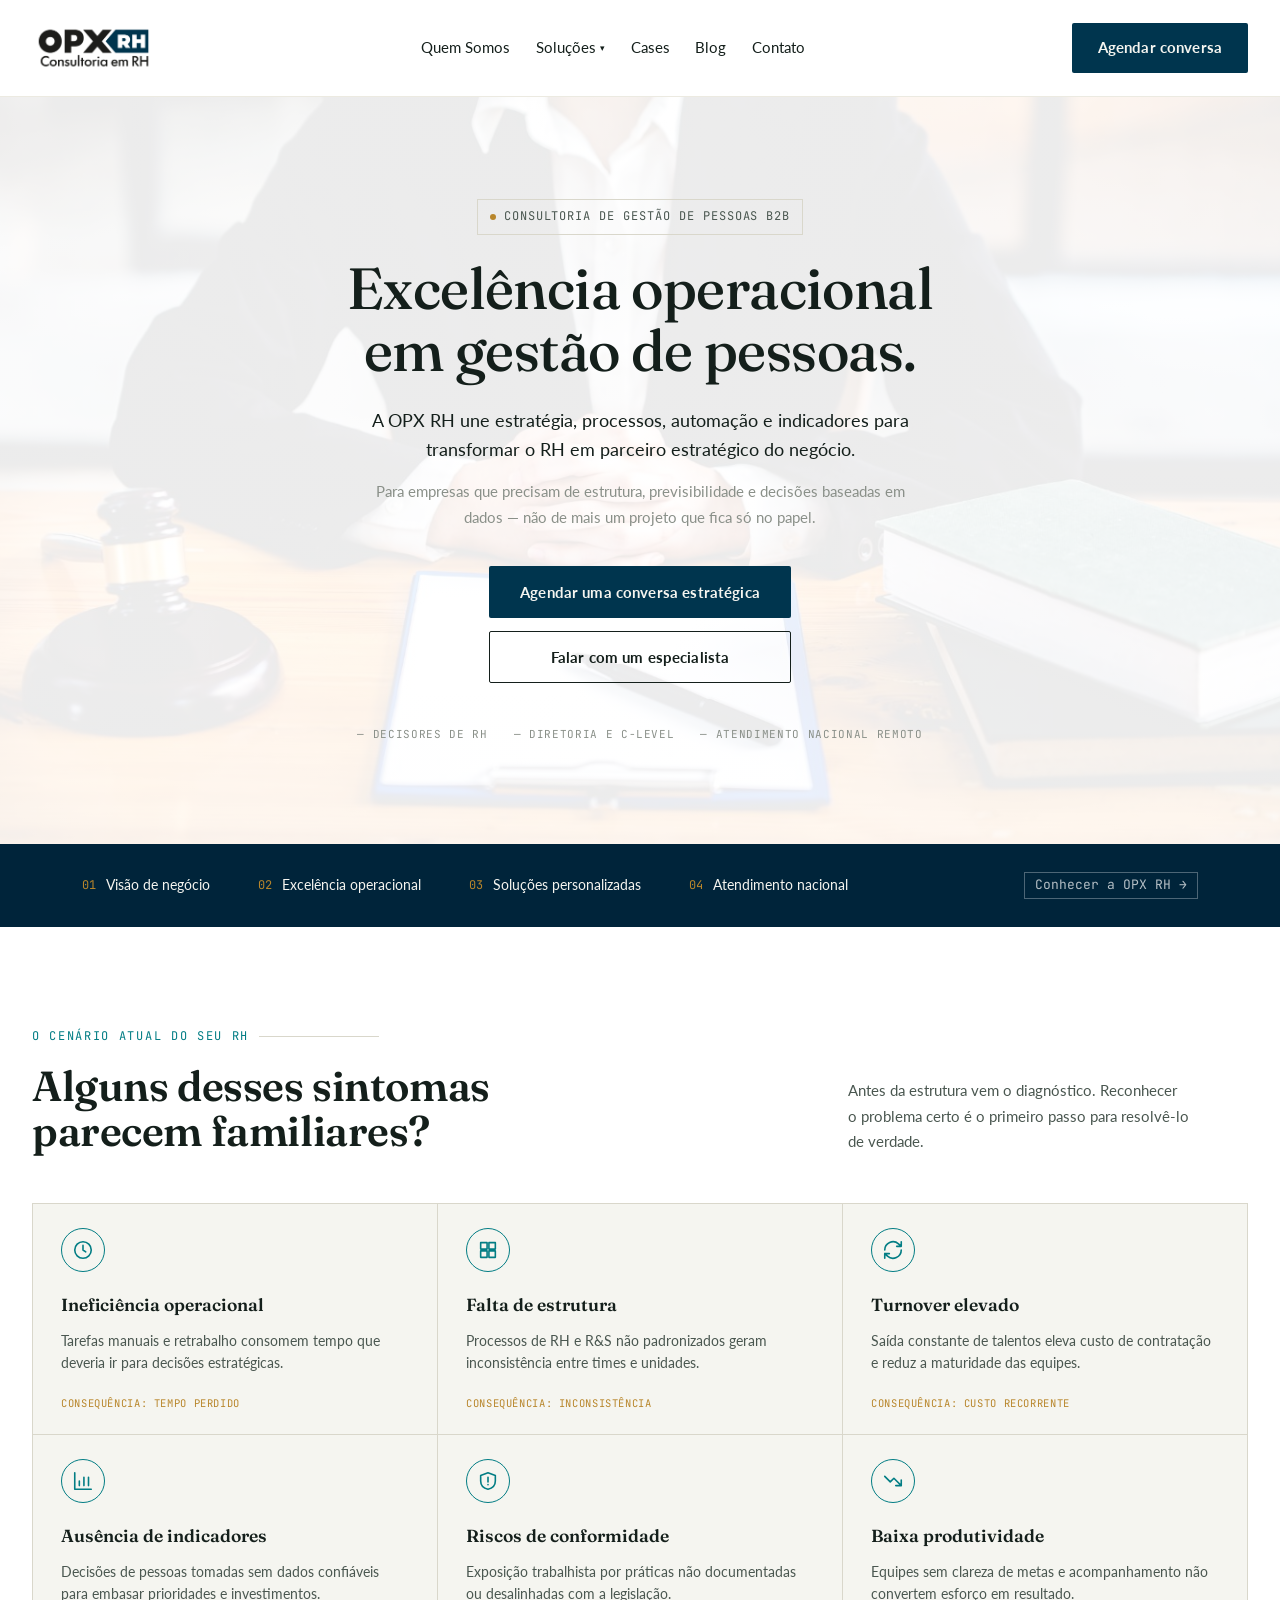
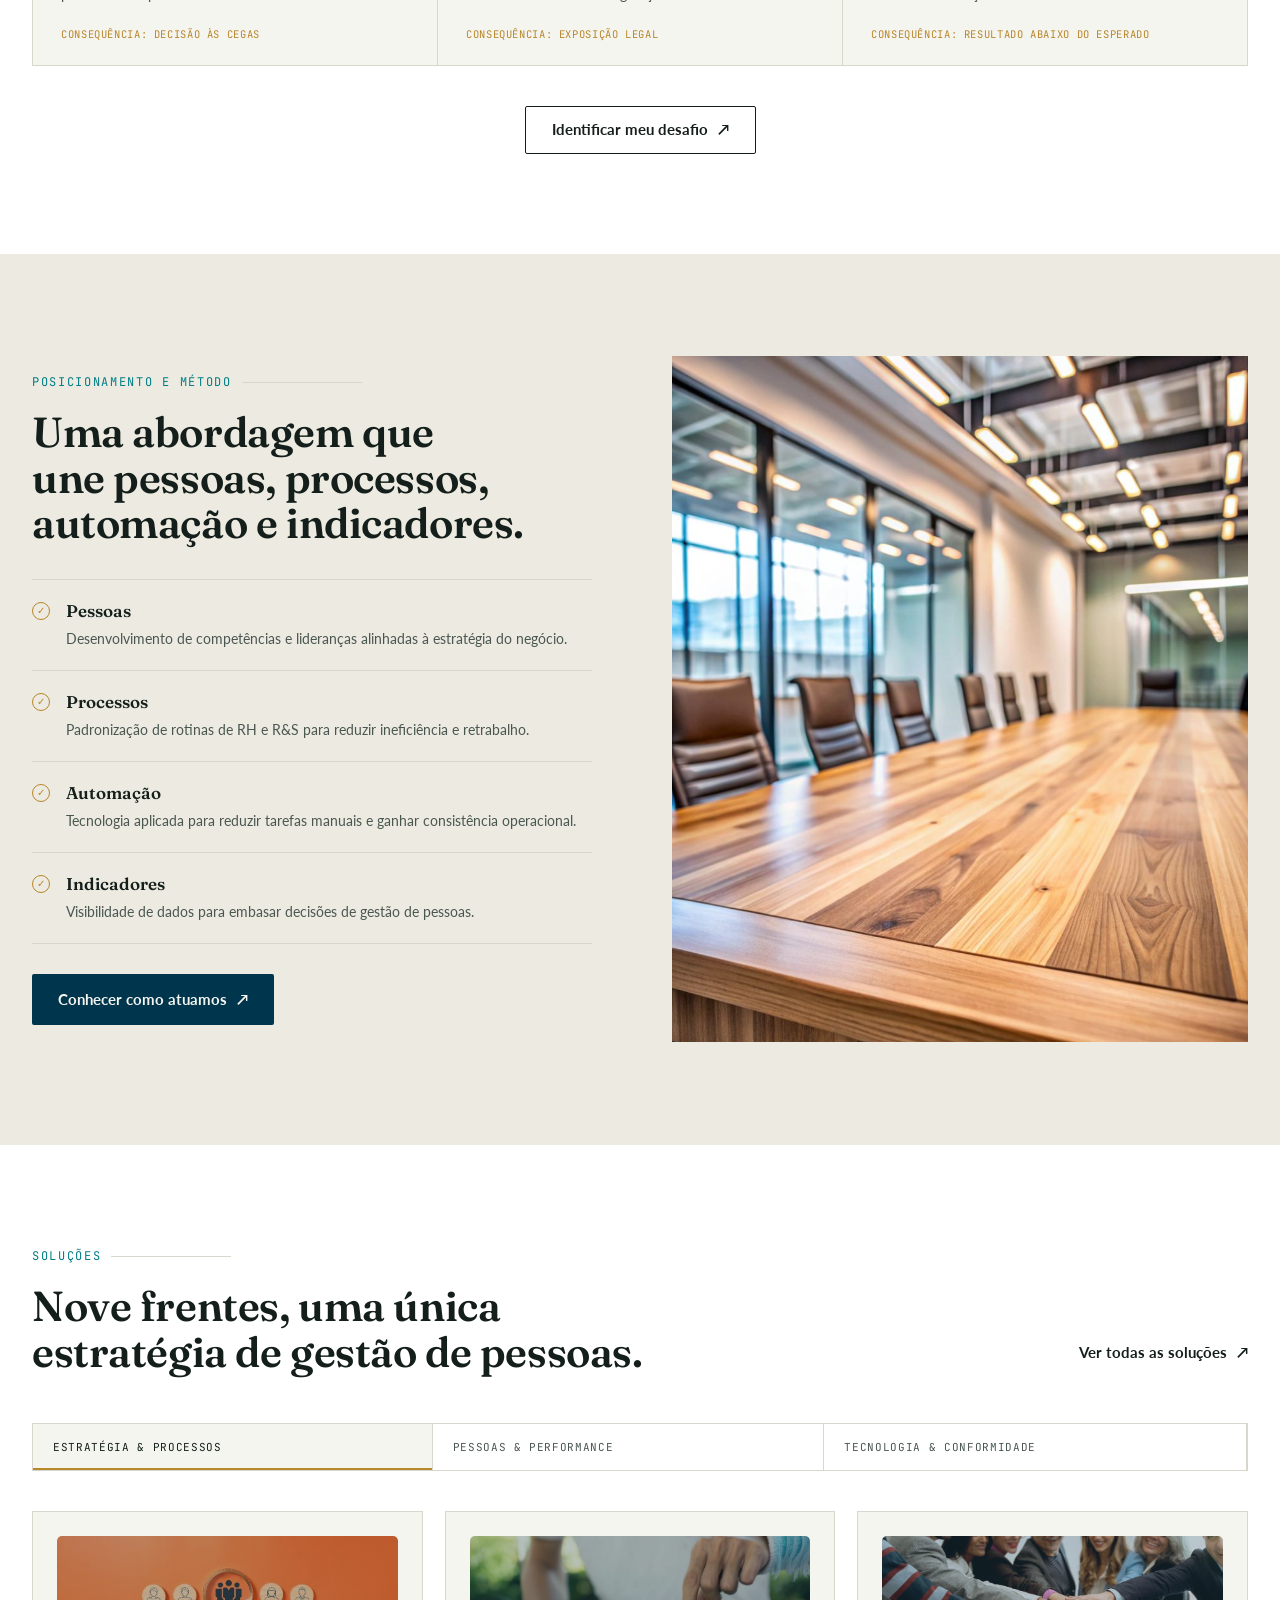
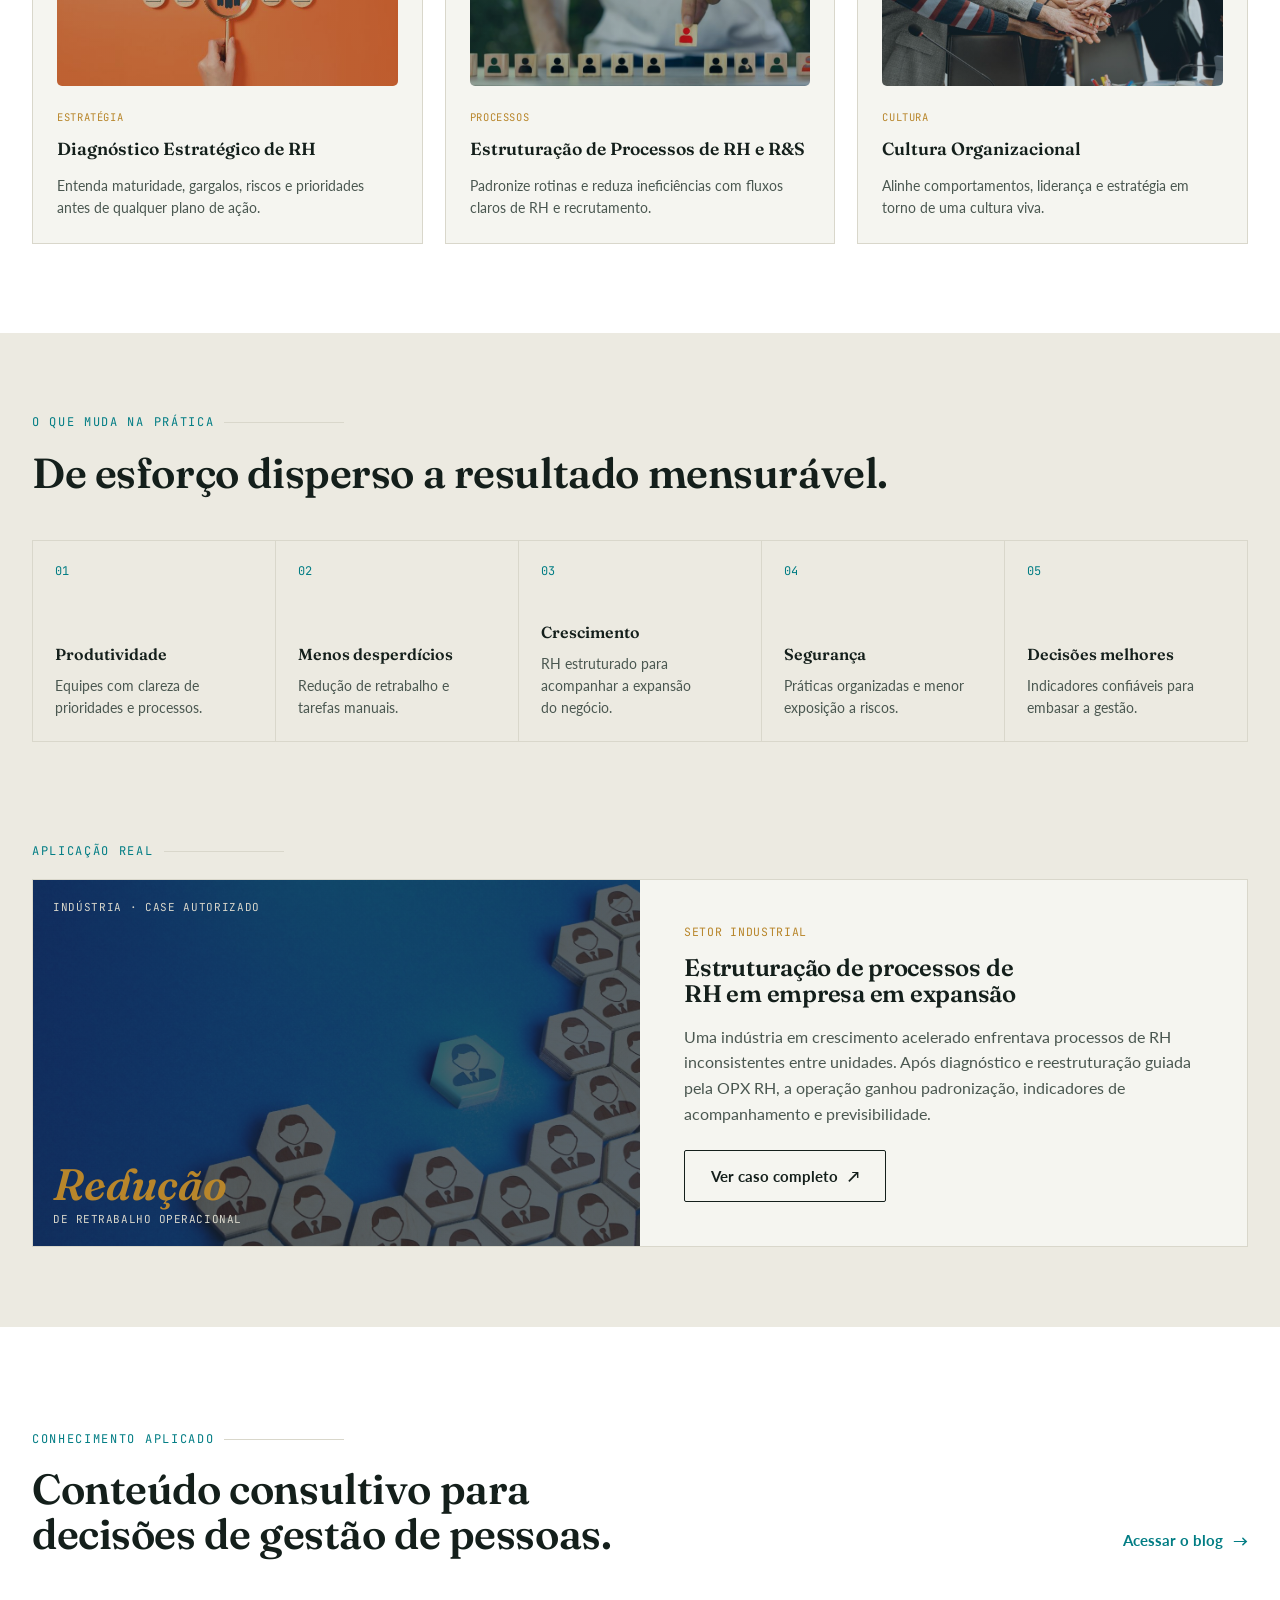
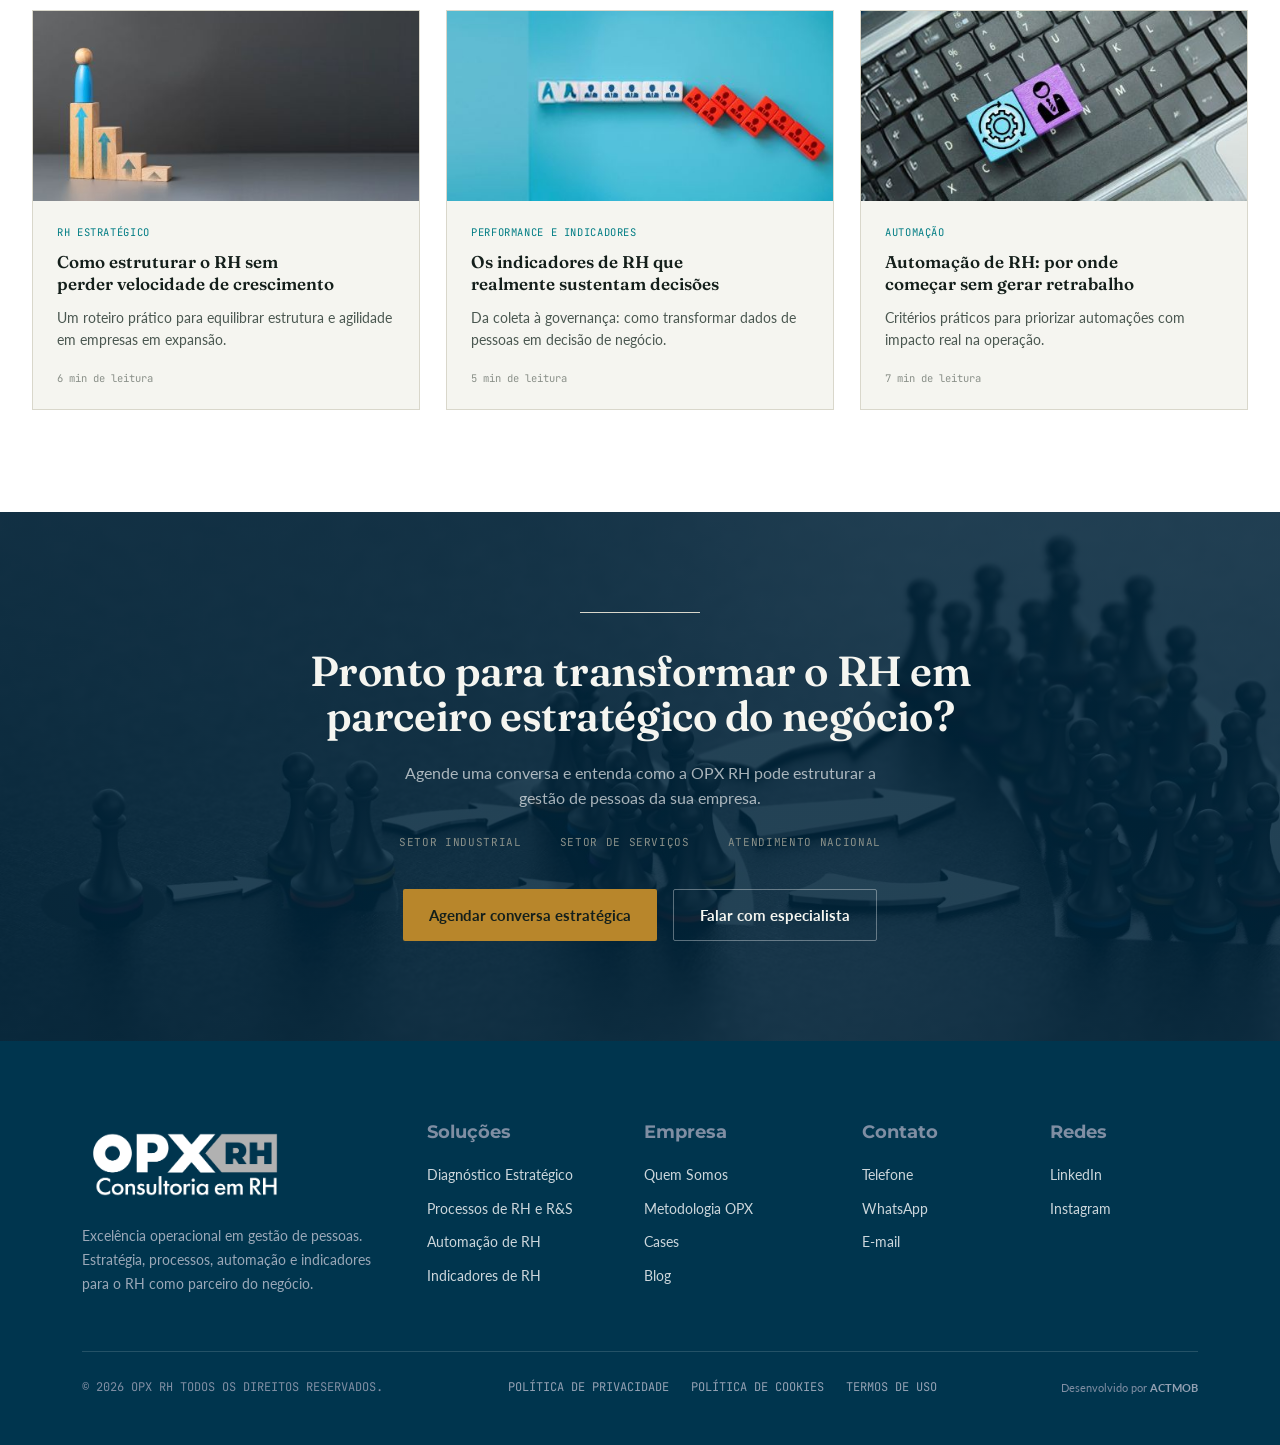
<file: index.html>
<!DOCTYPE html>
<html lang="pt-BR">
<head>
<meta charset="utf-8">
<meta name="viewport" content="width=device-width, initial-scale=1">
<title>OPX RH — Consultoria de gestão de pessoas</title>
<link rel="preconnect" href="https://fonts.googleapis.com">
<link rel="preconnect" href="https://fonts.gstatic.com" crossorigin>
<link href="https://fonts.googleapis.com/css2?family=Fraunces:ital,opsz,wght@0,9..144,400;0,9..144,500;0,9..144,600;1,9..144,400;1,9..144,600&amp;family=Inter:wght@400;500;600;700&amp;family=JetBrains+Mono:wght@400;500;700&amp;family=Lato:wght@400;700&amp;family=Montserrat:ital,wght@0,400;0,500;0,600;0,700;1,600;1,700&amp;display=swap" rel="stylesheet">
<link rel="stylesheet" href="css/styles.css">
<script src="js/main.js" defer></script>
</head>
<body>
<div class="s1">
  

<header class="s2">
  <div class="s3">
    <a class="s4" href="index.html" aria-label="OPX RH — início">
      <img class="s5" src="assets/img/logo.png" alt="OPX RH Consultoria em RH">
    </a>
    <div class="only-desktop">
      <nav class="s6">
        <a class="s7 h1" href="quem-somos.html">Quem Somos</a>
        <div class="s8" data-mouseenter="openSol" data-mouseleave="closeSol">
          <a class="s9 h1" href="solucoes.html">Soluções <span class="s10">▾</span></a>
          <div data-if="solOpen" hidden>
            <div class="s11">
              
                <a class="s12 h2" href="solucoes.html">
                  <span class="s13">Estratégia</span>
                  <span class="s14">Diagnóstico Estratégico de RH</span>
                </a>
              
                <a class="s12 h2" href="solucao-processos.html">
                  <span class="s13">Processos</span>
                  <span class="s14">Estruturação de Processos de RH e R&amp;S</span>
                </a>
              
                <a class="s12 h2" href="solucoes.html">
                  <span class="s13">Tecnologia</span>
                  <span class="s14">Automação de RH</span>
                </a>
              
                <a class="s12 h2" href="solucoes.html">
                  <span class="s13">Pessoas</span>
                  <span class="s14">Desenvolvimento de Pessoas</span>
                </a>
              
                <a class="s12 h2" href="solucoes.html">
                  <span class="s13">Liderança</span>
                  <span class="s14">Desenvolvimento de Lideranças</span>
                </a>
              
                <a class="s12 h2" href="solucoes.html">
                  <span class="s13">Performance</span>
                  <span class="s14">Gestão de Performance</span>
                </a>
              
                <a class="s12 h2" href="solucoes.html">
                  <span class="s13">Conformidade</span>
                  <span class="s14">Compliance Trabalhista</span>
                </a>
              
                <a class="s12 h2" href="solucoes.html">
                  <span class="s13">Cultura</span>
                  <span class="s14">Cultura Organizacional</span>
                </a>
              
                <a class="s12 h2" href="solucoes.html">
                  <span class="s13">Dados</span>
                  <span class="s14">Indicadores de RH</span>
                </a>
              
            </div>
          </div>
        </div>
        <a class="s7 h1" href="cases.html">Cases</a>
        <a class="s7 h1" href="blog.html">Blog</a>
        <a class="s7 h1" href="contato.html">Contato</a>
      </nav>
      <a class="s15 h3" href="contato.html">Agendar conversa</a>
    </div>
    <div class="only-mobile">
      <button class="s16" data-action="toggleMenu" aria-label="Abrir menu">
        <span class="s17"></span>
        <span class="s17"></span>
        <span class="s17"></span>
      </button>
    </div>
  </div>
  <div data-if="menuOpen" hidden>
    <nav class="s18">
      
        <a class="s19" href="index.html">
          <span>Início</span>
          <span class="s20">01</span>
        </a>
      
        <a class="s19" href="quem-somos.html">
          <span>Quem Somos</span>
          <span class="s20">02</span>
        </a>
      
        <a class="s19" href="solucoes.html">
          <span>Soluções</span>
          <span class="s20">03</span>
        </a>
      
        <a class="s19" href="cases.html">
          <span>Cases</span>
          <span class="s20">04</span>
        </a>
      
        <a class="s19" href="blog.html">
          <span>Blog</span>
          <span class="s20">05</span>
        </a>
      
        <a class="s19" href="contato.html">
          <span>Contato</span>
          <span class="s20">06</span>
        </a>
      
      <a class="s21" href="contato.html">Agendar conversa</a>
    </nav>
  </div>
</header>


  <section class="s22" data-screen-label="Hero">
    <div class="s23">
      <div class="s24">
        <span class="s25"></span>
        <span class="s26">Consultoria de gestão de pessoas B2B</span>
      </div>
      <h1 class="s27">Excelência operacional em gestão de pessoas.</h1>
      <p class="s28">A OPX RH une estratégia, processos, automação e indicadores para transformar o RH em parceiro estratégico do negócio.</p>
      <p class="s29">Para empresas que precisam de estrutura, previsibilidade e decisões baseadas em dados — não de mais um projeto que fica só no papel.</p>
      <div class="s30">
        <a class="s31 h3" href="contato.html">Agendar uma conversa estratégica</a>
        <a class="s32 h3" href="contato.html">Falar com um especialista</a>
      </div>
      <div class="s33">
        <span class="s34">— Decisores de RH</span>
        <span class="s34">— Diretoria e C-level</span>
        <span class="s34">— Atendimento nacional remoto</span>
      </div>
    </div>
  </section>

  <section class="s35">
    <div class="s36">
      <div class="s37">
        
          <div class="s38">
            <span class="s20">01</span>
            <span class="s39">Visão de negócio</span>
          </div>
        
          <div class="s38">
            <span class="s20">02</span>
            <span class="s39">Excelência operacional</span>
          </div>
        
          <div class="s38">
            <span class="s20">03</span>
            <span class="s39">Soluções personalizadas</span>
          </div>
        
          <div class="s38">
            <span class="s20">04</span>
            <span class="s39">Atendimento nacional</span>
          </div>
        
      </div>
      <a class="s40 h4" href="quem-somos.html">Conhecer a OPX RH →</a>
    </div>
  </section>

  <section class="s41" data-screen-label="Sintomas">
    <div class="s42">
      <div class="s43">
        <div class="s44">
          <div class="s38">
            <span class="s45">O cenário atual do seu RH</span>
            <span class="s46"></span>
          </div>
          <h2 class="s47">Alguns desses sintomas parecem familiares?</h2>
        </div>
        <p class="s48">Antes da estrutura vem o diagnóstico. Reconhecer o problema certo é o primeiro passo para resolvê-lo de verdade.</p>
      </div>
      <div class="s49">
        
          <div class="s50">
            <span class="s51"><svg width="22" height="22" viewBox="0 0 24 24" fill="none" stroke="currentColor" stroke-width="1.75" stroke-linecap="round" stroke-linejoin="round" aria-hidden="true"><path d="M12 7v5l3 2M21 12a9 9 0 1 1-18 0 9 9 0 0 1 18 0"></path></svg></span>
            <h3 class="s52">Ineficiência operacional</h3>
            <p class="s53">Tarefas manuais e retrabalho consomem tempo que deveria ir para decisões estratégicas.</p>
            <span class="s54">Consequência: tempo perdido</span>
          </div>
        
          <div class="s50">
            <span class="s51"><svg width="22" height="22" viewBox="0 0 24 24" fill="none" stroke="currentColor" stroke-width="1.75" stroke-linecap="round" stroke-linejoin="round" aria-hidden="true"><path d="M4 4h7v7H4zM13 4h7v7h-7zM4 13h7v7H4zM13 13h7v7h-7z"></path></svg></span>
            <h3 class="s52">Falta de estrutura</h3>
            <p class="s53">Processos de RH e R&amp;S não padronizados geram inconsistência entre times e unidades.</p>
            <span class="s54">Consequência: inconsistência</span>
          </div>
        
          <div class="s50">
            <span class="s51"><svg width="22" height="22" viewBox="0 0 24 24" fill="none" stroke="currentColor" stroke-width="1.75" stroke-linecap="round" stroke-linejoin="round" aria-hidden="true"><path d="M3 12a9 9 0 0 1 15-6.7L21 8M21 3v5h-5M21 12a9 9 0 0 1-15 6.7L3 16M3 21v-5h5"></path></svg></span>
            <h3 class="s52">Turnover elevado</h3>
            <p class="s53">Saída constante de talentos eleva custo de contratação e reduz a maturidade das equipes.</p>
            <span class="s54">Consequência: custo recorrente</span>
          </div>
        
          <div class="s50">
            <span class="s51"><svg width="22" height="22" viewBox="0 0 24 24" fill="none" stroke="currentColor" stroke-width="1.75" stroke-linecap="round" stroke-linejoin="round" aria-hidden="true"><path d="M3 3v18h18M8 17v-5M13 17V8M18 17v-9"></path></svg></span>
            <h3 class="s52">Ausência de indicadores</h3>
            <p class="s53">Decisões de pessoas tomadas sem dados confiáveis para embasar prioridades e investimentos.</p>
            <span class="s54">Consequência: decisão às cegas</span>
          </div>
        
          <div class="s50">
            <span class="s51"><svg width="22" height="22" viewBox="0 0 24 24" fill="none" stroke="currentColor" stroke-width="1.75" stroke-linecap="round" stroke-linejoin="round" aria-hidden="true"><path d="M12 3l8 3v6c0 5-3.5 8-8 9-4.5-1-8-4-8-9V6zM12 8v5M12 16h.01"></path></svg></span>
            <h3 class="s52">Riscos de conformidade</h3>
            <p class="s53">Exposição trabalhista por práticas não documentadas ou desalinhadas com a legislação.</p>
            <span class="s54">Consequência: exposição legal</span>
          </div>
        
          <div class="s50">
            <span class="s51"><svg width="22" height="22" viewBox="0 0 24 24" fill="none" stroke="currentColor" stroke-width="1.75" stroke-linecap="round" stroke-linejoin="round" aria-hidden="true"><path d="M3 7l6 6 4-4 8 8M21 11v6h-6"></path></svg></span>
            <h3 class="s52">Baixa produtividade</h3>
            <p class="s53">Equipes sem clareza de metas e acompanhamento não convertem esforço em resultado.</p>
            <span class="s54">Consequência: resultado abaixo do esperado</span>
          </div>
        
      </div>
      <div class="s55">
        <a class="s56 h3" href="contato.html">Identificar meu desafio <span>↗</span></a>
      </div>
    </div>
  </section>

  <section class="s57" data-screen-label="Método">
    <div class="s58">
      <div class="s59">
        <div class="s38">
          <span class="s45">Posicionamento e método</span>
          <span class="s46"></span>
        </div>
        <h2 class="s47">Uma abordagem que une pessoas, processos, automação e indicadores.</h2>
        <div class="s60">
          
            <div class="s61">
              <span class="s62">✓</span>
              <div>
                <h3 class="s63">Pessoas</h3>
                <p class="s64">Desenvolvimento de competências e lideranças alinhadas à estratégia do negócio.</p>
              </div>
            </div>
          
            <div class="s61">
              <span class="s62">✓</span>
              <div>
                <h3 class="s63">Processos</h3>
                <p class="s64">Padronização de rotinas de RH e R&amp;S para reduzir ineficiência e retrabalho.</p>
              </div>
            </div>
          
            <div class="s61">
              <span class="s62">✓</span>
              <div>
                <h3 class="s63">Automação</h3>
                <p class="s64">Tecnologia aplicada para reduzir tarefas manuais e ganhar consistência operacional.</p>
              </div>
            </div>
          
            <div class="s61">
              <span class="s62">✓</span>
              <div>
                <h3 class="s63">Indicadores</h3>
                <p class="s64">Visibilidade de dados para embasar decisões de gestão de pessoas.</p>
              </div>
            </div>
          
        </div>
        <a class="s65 h3" href="quem-somos.html">Conhecer como atuamos <span>↗</span></a>
      </div>
      <div class="s66"></div>
    </div>
  </section>

  <section class="s67" data-screen-label="Soluções">
    <div class="s42">
      <div class="s68">
        <div class="s69">
          <div class="s38">
            <span class="s70">Soluções</span>
            <span class="s46"></span>
          </div>
          <h2 class="s47">Nove frentes, uma única estratégia de gestão de pessoas.</h2>
        </div>
        <a class="s71 h1" href="solucoes.html">Ver todas as soluções <span>↗</span></a>
      </div>
      <div class="s72">
        
          <button class="s73" data-action="tab.select" data-i="0">Estratégia &amp; Processos</button>
        
          <button class="s74" data-action="tab.select" data-i="1">Pessoas &amp; Performance</button>
        
          <button class="s75" data-action="tab.select" data-i="2">Tecnologia &amp; Conformidade</button>
        
      </div>
      <div class="s76">
        
          <a data-g="0" class="s77 h5" href="solucoes.html">
            <div class="s78"></div>
            <span class="s79">Estratégia</span>
            <h3 class="s80">Diagnóstico Estratégico de RH</h3>
            <p class="s53">Entenda maturidade, gargalos, riscos e prioridades antes de qualquer plano de ação.</p>
          </a>
        
          <a data-g="0" class="s77 h5" href="solucao-processos.html">
            <div class="s81"></div>
            <span class="s79">Processos</span>
            <h3 class="s80">Estruturação de Processos de RH e R&amp;S</h3>
            <p class="s53">Padronize rotinas e reduza ineficiências com fluxos claros de RH e recrutamento.</p>
          </a>
        
          <a data-g="2" class="s77 h5" href="solucoes.html">
            <div class="s82"></div>
            <span class="s79">Tecnologia</span>
            <h3 class="s80">Automação de RH</h3>
            <p class="s53">Reduza tarefas manuais e ganhe consistência operacional com as ferramentas certas.</p>
          </a>
        
          <a data-g="1" class="s77 h5" href="solucoes.html">
            <div class="s83"></div>
            <span class="s79">Pessoas</span>
            <h3 class="s80">Desenvolvimento de Pessoas</h3>
            <p class="s53">Trilhas de competências alinhadas à estratégia e aos objetivos do negócio.</p>
          </a>
        
          <a data-g="1" class="s77 h5" href="solucoes.html">
            <div class="s84"></div>
            <span class="s79">Performance</span>
            <h3 class="s80">Gestão de Performance</h3>
            <p class="s53">Estruture objetivos, acompanhamento e avaliação com critérios consistentes.</p>
          </a>
        
          <a data-g="1" class="s77 h5" href="solucoes.html">
            <div class="s85"></div>
            <span class="s79">Liderança</span>
            <h3 class="s80">Desenvolvimento de Lideranças</h3>
            <p class="s53">Prepare líderes para conduzir equipes e resultados com mais autonomia.</p>
          </a>
        
          <a data-g="2" class="s77 h5" href="solucoes.html">
            <div class="s86"></div>
            <span class="s79">Conformidade</span>
            <h3 class="s80">Compliance Trabalhista</h3>
            <p class="s53">Reduza riscos e organize práticas de conformidade de forma estruturada.</p>
          </a>
        
          <a data-g="0" class="s77 h5" href="solucoes.html">
            <div class="s87"></div>
            <span class="s79">Cultura</span>
            <h3 class="s80">Cultura Organizacional</h3>
            <p class="s53">Alinhe comportamentos, liderança e estratégia em torno de uma cultura viva.</p>
          </a>
        
          <a data-g="2" class="s77 h5" href="solucoes.html">
            <div class="s88"></div>
            <span class="s79">Dados</span>
            <h3 class="s80">Indicadores de RH</h3>
            <p class="s53">Crie visibilidade para decisões de gestão de pessoas baseadas em dados.</p>
          </a>
        
      </div>
    </div>
  </section>

  <section class="s89" data-screen-label="Resultados">
    <div class="s42">
      <div class="s38">
        <span class="s45">O que muda na prática</span>
        <span class="s46"></span>
      </div>
      <h2 class="s47">De esforço disperso a resultado mensurável.</h2>
      <div class="s90">
        
          <div class="s91">
            <span class="s92">01</span>
            <div>
              <h3 class="s93">Produtividade</h3>
              <p class="s94">Equipes com clareza de prioridades e processos.</p>
            </div>
          </div>
        
          <div class="s91">
            <span class="s92">02</span>
            <div>
              <h3 class="s93">Menos desperdícios</h3>
              <p class="s94">Redução de retrabalho e tarefas manuais.</p>
            </div>
          </div>
        
          <div class="s91">
            <span class="s92">03</span>
            <div>
              <h3 class="s93">Crescimento</h3>
              <p class="s94">RH estruturado para acompanhar a expansão do negócio.</p>
            </div>
          </div>
        
          <div class="s91">
            <span class="s92">04</span>
            <div>
              <h3 class="s93">Segurança</h3>
              <p class="s94">Práticas organizadas e menor exposição a riscos.</p>
            </div>
          </div>
        
          <div class="s91">
            <span class="s92">05</span>
            <div>
              <h3 class="s93">Decisões melhores</h3>
              <p class="s94">Indicadores confiáveis para embasar a gestão.</p>
            </div>
          </div>
        
      </div>

      <div class="s95">
        <span class="s70">Aplicação real</span>
        <span class="s46"></span>
      </div>
      <div class="s96">
        <div class="s97">
          <span class="s98">Indústria · Case autorizado</span>
          <div>
            <div class="s99">Redução</div>
            <div class="s100">de retrabalho operacional</div>
          </div>
        </div>
        <div class="s101">
          <span class="s102">Setor industrial</span>
          <h3 class="s103">Estruturação de processos de RH em empresa em expansão</h3>
          <p class="s104">Uma indústria em crescimento acelerado enfrentava processos de RH inconsistentes entre unidades. Após diagnóstico e reestruturação guiada pela OPX RH, a operação ganhou padronização, indicadores de acompanhamento e previsibilidade.</p>
          <a class="s105 h3" href="case-industria.html">Ver caso completo <span>↗</span></a>
        </div>
      </div>
    </div>
  </section>

  <section class="s106" data-screen-label="Blog">
    <div class="s42">
      <div class="s68">
        <div class="s107">
          <div class="s38">
            <span class="s45">Conhecimento aplicado</span>
            <span class="s46"></span>
          </div>
          <h2 class="s47">Conteúdo consultivo para decisões de gestão de pessoas.</h2>
        </div>
        <a class="s108 h6" href="blog.html">Acessar o blog <span>→</span></a>
      </div>
      <div class="s109">
        
          <a class="s110 h7" href="blog-artigo.html">
            <div class="s111"></div>
            <div class="s112">
              <span class="s113">RH Estratégico</span>
              <h3 class="s114">Como estruturar o RH sem perder velocidade de crescimento</h3>
              <p class="s115">Um roteiro prático para equilibrar estrutura e agilidade em empresas em expansão.</p>
              <span class="s116">6 min de leitura</span>
            </div>
          </a>
        
          <a class="s110 h7" href="blog-artigo.html">
            <div class="s117"></div>
            <div class="s112">
              <span class="s113">Performance e Indicadores</span>
              <h3 class="s114">Os indicadores de RH que realmente sustentam decisões</h3>
              <p class="s115">Da coleta à governança: como transformar dados de pessoas em decisão de negócio.</p>
              <span class="s116">5 min de leitura</span>
            </div>
          </a>
        
          <a class="s110 h7" href="blog-artigo.html">
            <div class="s118"></div>
            <div class="s112">
              <span class="s113">Automação</span>
              <h3 class="s114">Automação de RH: por onde começar sem gerar retrabalho</h3>
              <p class="s115">Critérios práticos para priorizar automações com impacto real na operação.</p>
              <span class="s116">7 min de leitura</span>
            </div>
          </a>
        
      </div>
    </div>
  </section>

  <section class="s119" data-screen-label="CTA">
    <div class="s23">
      <span class="s120"></span>
      <h2 class="s121">Pronto para transformar o RH em parceiro estratégico do negócio?</h2>
      <p class="s122">Agende uma conversa e entenda como a OPX RH pode estruturar a gestão de pessoas da sua empresa.</p>
      <div class="s123">
        <span class="s34">Setor industrial</span>
        <span class="s34">Setor de serviços</span>
        <span class="s34">Atendimento nacional</span>
      </div>
      <div class="s124">
        <a class="s125 h8" href="contato.html">Agendar conversa estratégica</a>
        <a class="s126 h9" href="contato.html">Falar com especialista</a>
      </div>
    </div>
  </section>

  
<footer class="s127">
  <div class="s128">
    <div class="s129">
      <div class="s130">
        <a href="index.html"><img class="s131" src="assets/img/logo-branco.png" alt="OPX RH Consultoria em RH"></a>
        <p class="s132">Excelência operacional em gestão de pessoas. Estratégia, processos, automação e indicadores para o RH como parceiro do negócio.</p>
      </div>
      <div class="s133">
        <span class="s134">Soluções</span>
        <div class="s135">
          <a class="s136 h10" href="solucoes.html">Diagnóstico Estratégico</a>
          <a class="s136 h10" href="solucao-processos.html">Processos de RH e R&amp;S</a>
          <a class="s136 h10" href="solucoes.html">Automação de RH</a>
          <a class="s136 h10" href="solucoes.html">Indicadores de RH</a>
        </div>
      </div>
      <div class="s133">
        <span class="s134">Empresa</span>
        <div class="s135">
          <a class="s136 h10" href="quem-somos.html">Quem Somos</a>
          <a class="s136 h10" href="quem-somos.html">Metodologia OPX</a>
          <a class="s136 h10" href="cases.html">Cases</a>
          <a class="s136 h10" href="blog.html">Blog</a>
        </div>
      </div>
      <div class="s137">
        <span class="s134">Contato</span>
        <div class="s135">
          <a class="s136 h10" href="contato.html">Telefone</a>
          <a class="s136 h10" href="contato.html">WhatsApp</a>
          <a class="s136 h10" href="mailto:contato@opxhr.com.br">E-mail</a>
        </div>
      </div>
      <div class="s137">
        <span class="s134">Redes</span>
        <div class="s135">
          <a class="s136 h10" href="#">LinkedIn</a>
          <a class="s136 h10" href="#">Instagram</a>
        </div>
      </div>
    </div>
    <div class="s138">
      <span class="s139">© 2026 OPX RH Todos os direitos reservados.</span>
      <div class="s140">
        <a class="s141 h11" href="#">Política de Privacidade</a>
        <a class="s141 h11" href="#">Política de Cookies</a>
        <a class="s141 h11" href="#">Termos de Uso</a>
      </div>
      <span class="s142">Desenvolvido por <span class="s143">ACTMOB</span></span>
    </div>
  </div>
</footer>

</div>
</body>
</html>
</file>
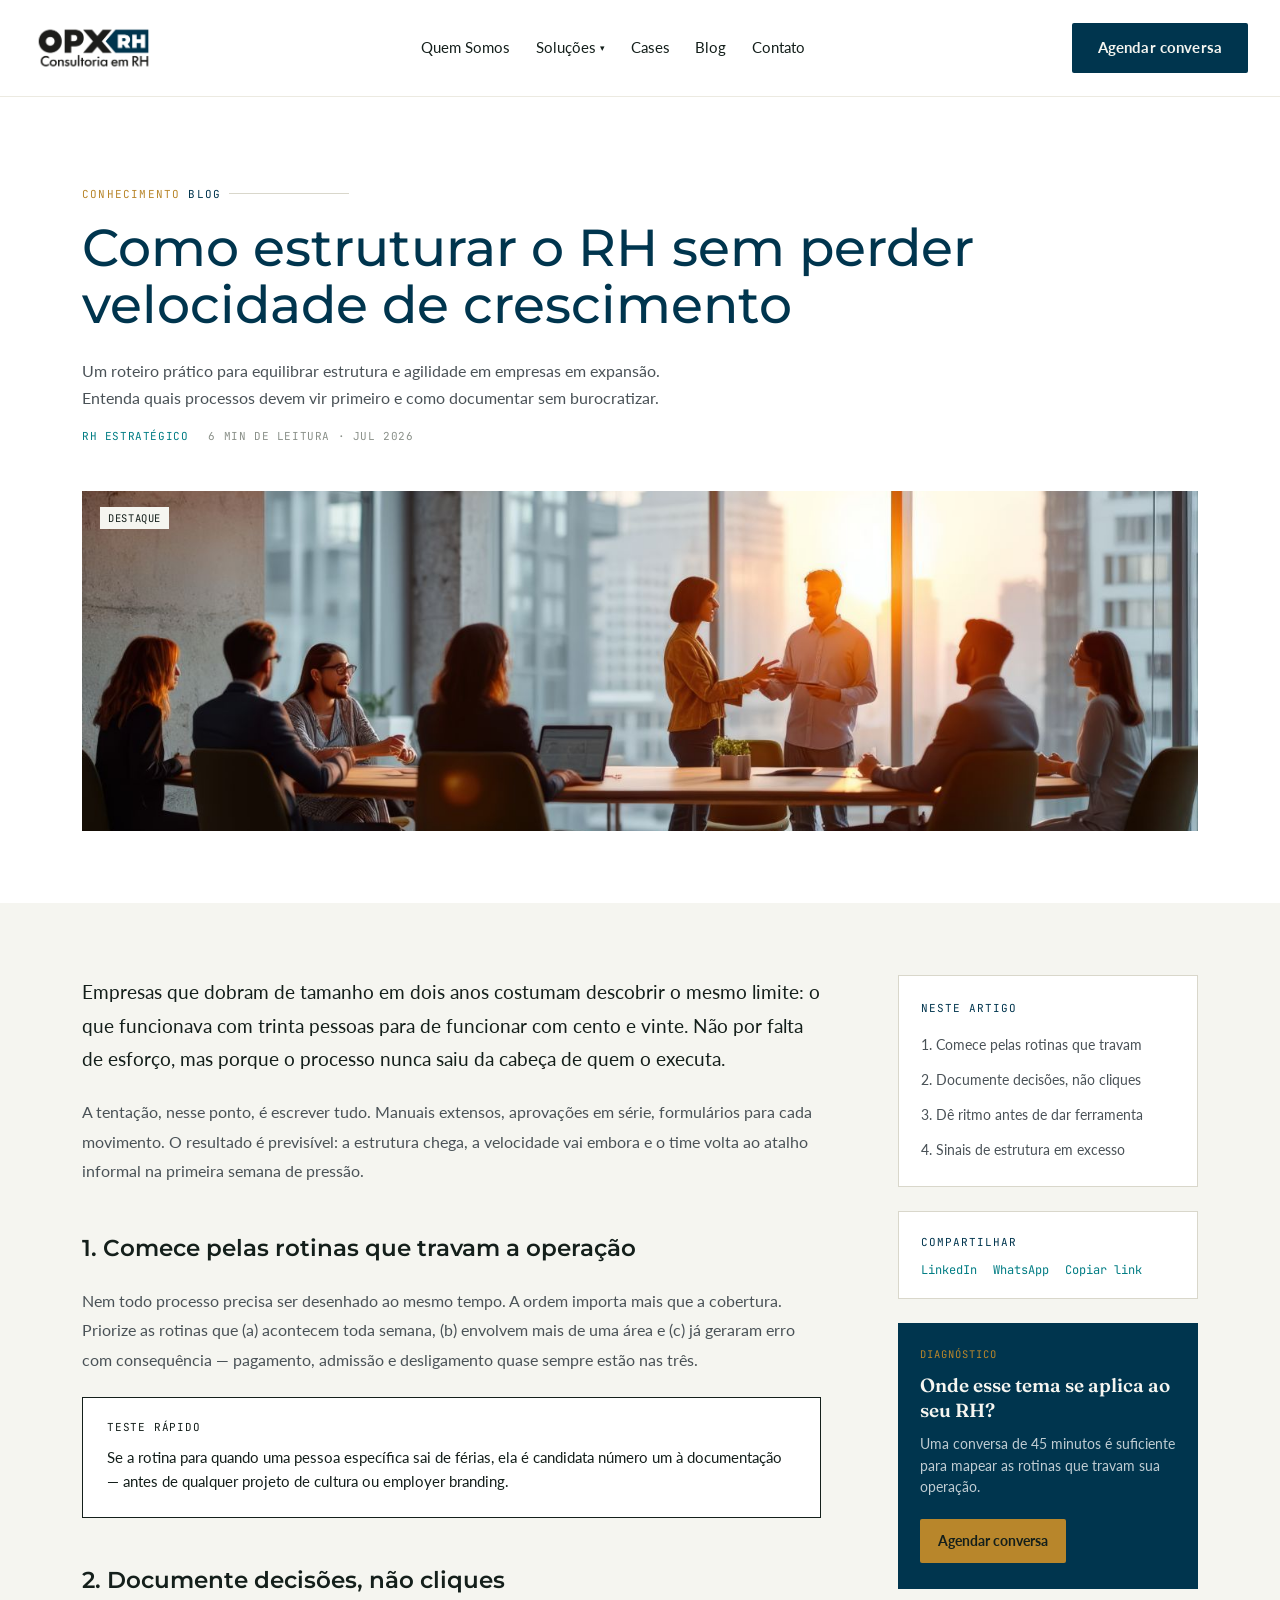
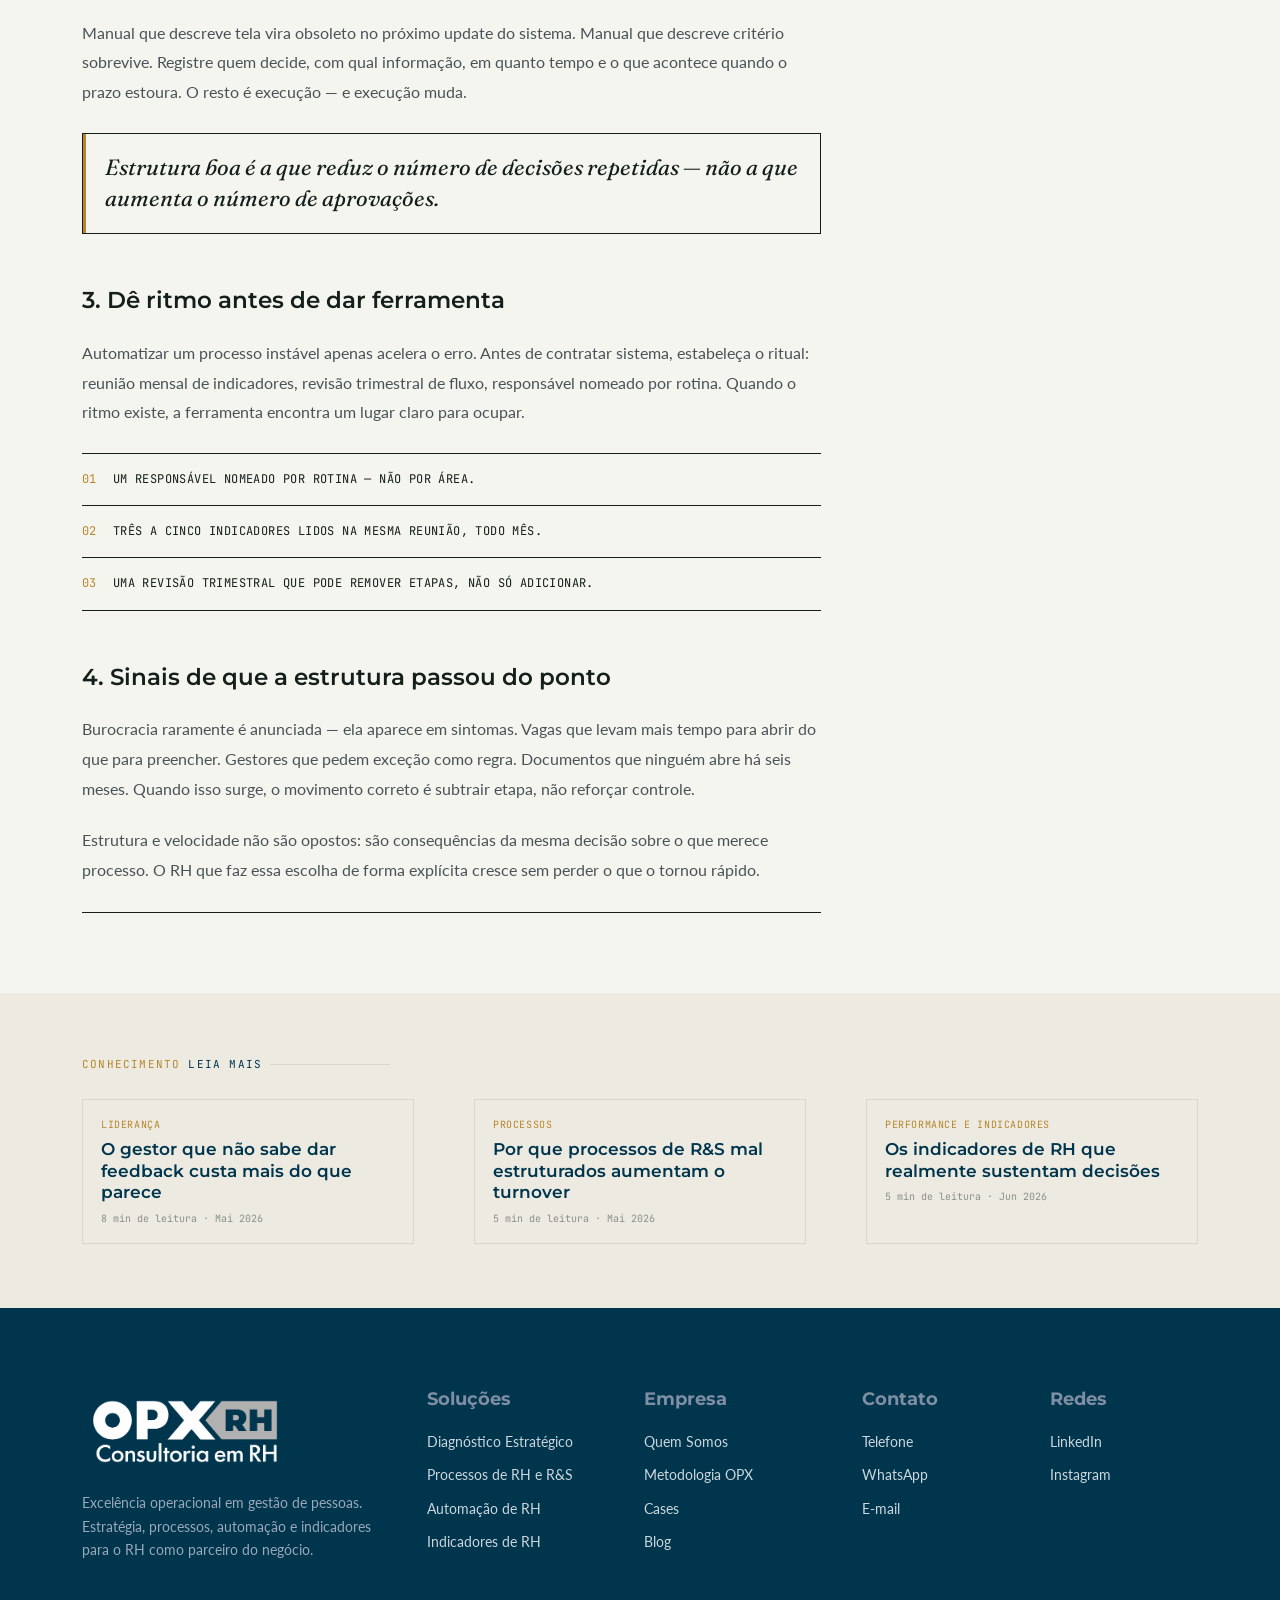
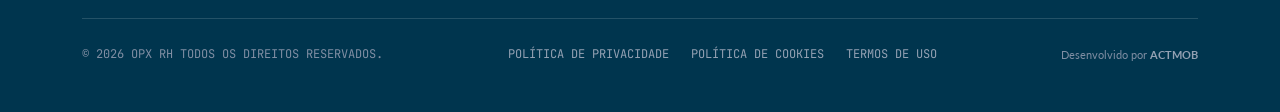
<file: blog-artigo.html>
<!DOCTYPE html>
<html lang="pt-BR">
<head>
<meta charset="utf-8">
<meta name="viewport" content="width=device-width, initial-scale=1">
<title>Como estruturar o RH sem perder velocidade de crescimento — OPX RH</title>
<link rel="preconnect" href="https://fonts.googleapis.com">
<link rel="preconnect" href="https://fonts.gstatic.com" crossorigin>
<link href="https://fonts.googleapis.com/css2?family=Fraunces:ital,opsz,wght@0,9..144,400;0,9..144,500;0,9..144,600;1,9..144,400;1,9..144,600&amp;family=Inter:wght@400;500;600;700&amp;family=JetBrains+Mono:wght@400;500;700&amp;family=Lato:wght@400;700&amp;family=Montserrat:ital,wght@0,400;0,500;0,600;0,700;1,600;1,700&amp;display=swap" rel="stylesheet">
<link rel="stylesheet" href="css/styles.css">
<script src="js/main.js" defer></script>
</head>
<body>
<div class="s1">
  

<header class="s2">
  <div class="s3">
    <a class="s4" href="index.html" aria-label="OPX RH — início">
      <img class="s5" src="assets/img/logo.png" alt="OPX RH Consultoria em RH">
    </a>
    <div class="only-desktop">
      <nav class="s6">
        <a class="s7 h1" href="quem-somos.html">Quem Somos</a>
        <div class="s8" data-mouseenter="openSol" data-mouseleave="closeSol">
          <a class="s9 h1" href="solucoes.html">Soluções <span class="s10">▾</span></a>
          <div data-if="solOpen" hidden>
            <div class="s11">
              
                <a class="s12 h2" href="solucoes.html">
                  <span class="s13">Estratégia</span>
                  <span class="s14">Diagnóstico Estratégico de RH</span>
                </a>
              
                <a class="s12 h2" href="solucao-processos.html">
                  <span class="s13">Processos</span>
                  <span class="s14">Estruturação de Processos de RH e R&amp;S</span>
                </a>
              
                <a class="s12 h2" href="solucoes.html">
                  <span class="s13">Tecnologia</span>
                  <span class="s14">Automação de RH</span>
                </a>
              
                <a class="s12 h2" href="solucoes.html">
                  <span class="s13">Pessoas</span>
                  <span class="s14">Desenvolvimento de Pessoas</span>
                </a>
              
                <a class="s12 h2" href="solucoes.html">
                  <span class="s13">Liderança</span>
                  <span class="s14">Desenvolvimento de Lideranças</span>
                </a>
              
                <a class="s12 h2" href="solucoes.html">
                  <span class="s13">Performance</span>
                  <span class="s14">Gestão de Performance</span>
                </a>
              
                <a class="s12 h2" href="solucoes.html">
                  <span class="s13">Conformidade</span>
                  <span class="s14">Compliance Trabalhista</span>
                </a>
              
                <a class="s12 h2" href="solucoes.html">
                  <span class="s13">Cultura</span>
                  <span class="s14">Cultura Organizacional</span>
                </a>
              
                <a class="s12 h2" href="solucoes.html">
                  <span class="s13">Dados</span>
                  <span class="s14">Indicadores de RH</span>
                </a>
              
            </div>
          </div>
        </div>
        <a class="s7 h1" href="cases.html">Cases</a>
        <a class="s7 h1" href="blog.html">Blog</a>
        <a class="s7 h1" href="contato.html">Contato</a>
      </nav>
      <a class="s15 h3" href="contato.html">Agendar conversa</a>
    </div>
    <div class="only-mobile">
      <button class="s16" data-action="toggleMenu" aria-label="Abrir menu">
        <span class="s17"></span>
        <span class="s17"></span>
        <span class="s17"></span>
      </button>
    </div>
  </div>
  <div data-if="menuOpen" hidden>
    <nav class="s18">
      
        <a class="s19" href="index.html">
          <span>Início</span>
          <span class="s20">01</span>
        </a>
      
        <a class="s19" href="quem-somos.html">
          <span>Quem Somos</span>
          <span class="s20">02</span>
        </a>
      
        <a class="s19" href="solucoes.html">
          <span>Soluções</span>
          <span class="s20">03</span>
        </a>
      
        <a class="s19" href="cases.html">
          <span>Cases</span>
          <span class="s20">04</span>
        </a>
      
        <a class="s19" href="blog.html">
          <span>Blog</span>
          <span class="s20">05</span>
        </a>
      
        <a class="s19" href="contato.html">
          <span>Contato</span>
          <span class="s20">06</span>
        </a>
      
      <a class="s21" href="contato.html">Agendar conversa</a>
    </nav>
  </div>
</header>


  <section class="s373" data-screen-label="Hero">
    <div class="s146">
      <div class="s147">
        <a class="s225" href="blog.html">Conhecimento</a>
        <a class="s226" href="blog.html">Blog</a>
        <span class="s150"></span>
      </div>
      <h1 class="s374">Como estruturar o RH sem perder velocidade de crescimento</h1>
      <p class="s375">Um roteiro prático para equilibrar estrutura e agilidade em empresas em expansão. Entenda quais processos devem vir primeiro e como documentar sem burocratizar.</p>
      <div class="s376">
        <span class="s377">RH Estratégico</span>
        <span>6 min de leitura · Jul 2026</span>
      </div>
    </div>
  </section>

  <div class="s378">
    <div class="s379">
      <span class="s360">Destaque</span>
    </div>
  </div>

  <section class="s380" data-screen-label="Artigo">
    <div class="s381">
      <article class="s382">
        <p class="s383">Empresas que dobram de tamanho em dois anos costumam descobrir o mesmo limite: o que funcionava com trinta pessoas para de funcionar com cento e vinte. Não por falta de esforço, mas porque o processo nunca saiu da cabeça de quem o executa.</p>
        <p class="s384">A tentação, nesse ponto, é escrever tudo. Manuais extensos, aprovações em série, formulários para cada movimento. O resultado é previsível: a estrutura chega, a velocidade vai embora e o time volta ao atalho informal na primeira semana de pressão.</p>

        <h2 class="s385" id="s1">1. Comece pelas rotinas que travam a operação</h2>
        <p class="s384">Nem todo processo precisa ser desenhado ao mesmo tempo. A ordem importa mais que a cobertura. Priorize as rotinas que (a) acontecem toda semana, (b) envolvem mais de uma área e (c) já geraram erro com consequência — pagamento, admissão e desligamento quase sempre estão nas três.</p>
        <aside class="s386">
          <span class="s387">Teste rápido</span>
          <p class="s388">Se a rotina para quando uma pessoa específica sai de férias, ela é candidata número um à documentação — antes de qualquer projeto de cultura ou employer branding.</p>
        </aside>

        <h2 class="s385" id="s2">2. Documente decisões, não cliques</h2>
        <p class="s384">Manual que descreve tela vira obsoleto no próximo update do sistema. Manual que descreve critério sobrevive. Registre quem decide, com qual informação, em quanto tempo e o que acontece quando o prazo estoura. O resto é execução — e execução muda.</p>
        <blockquote class="s389">Estrutura boa é a que reduz o número de decisões repetidas — não a que aumenta o número de aprovações.</blockquote>

        <h2 class="s385" id="s3">3. Dê ritmo antes de dar ferramenta</h2>
        <p class="s384">Automatizar um processo instável apenas acelera o erro. Antes de contratar sistema, estabeleça o ritual: reunião mensal de indicadores, revisão trimestral de fluxo, responsável nomeado por rotina. Quando o ritmo existe, a ferramenta encontra um lugar claro para ocupar.</p>
        <ol class="s390">
          
            <li class="s391">
              <span class="s298">01</span><span>Um responsável nomeado por rotina — não por área.</span>
            </li>
          
            <li class="s391">
              <span class="s298">02</span><span>Três a cinco indicadores lidos na mesma reunião, todo mês.</span>
            </li>
          
            <li class="s391">
              <span class="s298">03</span><span>Uma revisão trimestral que pode remover etapas, não só adicionar.</span>
            </li>
          
        </ol>

        <h2 class="s385" id="s4">4. Sinais de que a estrutura passou do ponto</h2>
        <p class="s384">Burocracia raramente é anunciada — ela aparece em sintomas. Vagas que levam mais tempo para abrir do que para preencher. Gestores que pedem exceção como regra. Documentos que ninguém abre há seis meses. Quando isso surge, o movimento correto é subtrair etapa, não reforçar controle.</p>
        <p class="s392">Estrutura e velocidade não são opostos: são consequências da mesma decisão sobre o que merece processo. O RH que faz essa escolha de forma explícita cresce sem perder o que o tornou rápido.</p>
      </article>

      <aside class="s393">
        <nav class="s394">
          <span class="s395">Neste artigo</span>
          <div class="s396">
            
              <a class="s397 h1" href="#s1">1. Comece pelas rotinas que travam</a>
            
              <a class="s397 h1" href="#s2">2. Documente decisões, não cliques</a>
            
              <a class="s397 h1" href="#s3">3. Dê ritmo antes de dar ferramenta</a>
            
              <a class="s397 h1" href="#s4">4. Sinais de estrutura em excesso</a>
            
          </div>
        </nav>
        <div class="s398">
          <span class="s395">Compartilhar</span>
          <div class="s399">
            <a class="s92" href="#">LinkedIn</a>
            <a class="s92" href="#">WhatsApp</a>
            <button class="s400" data-action="copiar">Copiar link</button>
          </div>
        </div>
        <div class="s401">
          <span class="s341">Diagnóstico</span>
          <h3 class="s402">Onde esse tema se aplica ao seu RH?</h3>
          <p class="s403">Uma conversa de 45 minutos é suficiente para mapear as rotinas que travam sua operação.</p>
          <a class="s404 h8" href="contato.html">Agendar conversa</a>
        </div>
      </aside>
    </div>
  </section>

  <section class="s405" data-screen-label="Leia mais">
    <div class="s146">
      <div class="s147">
        <span class="s225">Conhecimento</span>
        <span class="s226">Leia mais</span>
        <span class="s150"></span>
      </div>
      <div class="s406">
        
          <a class="s407 h16" href="blog-artigo.html">
            <span class="s194">Liderança</span>
            <h3 class="s408">O gestor que não sabe dar feedback custa mais do que parece</h3>
            <span class="s409">8 min de leitura · Mai 2026</span>
          </a>
        
          <a class="s407 h16" href="blog-artigo.html">
            <span class="s194">Processos</span>
            <h3 class="s408">Por que processos de R&amp;S mal estruturados aumentam o turnover</h3>
            <span class="s409">5 min de leitura · Mai 2026</span>
          </a>
        
          <a class="s407 h16" href="blog-artigo.html">
            <span class="s194">Performance e Indicadores</span>
            <h3 class="s408">Os indicadores de RH que realmente sustentam decisões</h3>
            <span class="s409">5 min de leitura · Jun 2026</span>
          </a>
        
      </div>
    </div>
  </section>

  
<footer class="s127">
  <div class="s128">
    <div class="s129">
      <div class="s130">
        <a href="index.html"><img class="s131" src="assets/img/logo-branco.png" alt="OPX RH Consultoria em RH"></a>
        <p class="s132">Excelência operacional em gestão de pessoas. Estratégia, processos, automação e indicadores para o RH como parceiro do negócio.</p>
      </div>
      <div class="s133">
        <span class="s134">Soluções</span>
        <div class="s135">
          <a class="s136 h10" href="solucoes.html">Diagnóstico Estratégico</a>
          <a class="s136 h10" href="solucao-processos.html">Processos de RH e R&amp;S</a>
          <a class="s136 h10" href="solucoes.html">Automação de RH</a>
          <a class="s136 h10" href="solucoes.html">Indicadores de RH</a>
        </div>
      </div>
      <div class="s133">
        <span class="s134">Empresa</span>
        <div class="s135">
          <a class="s136 h10" href="quem-somos.html">Quem Somos</a>
          <a class="s136 h10" href="quem-somos.html">Metodologia OPX</a>
          <a class="s136 h10" href="cases.html">Cases</a>
          <a class="s136 h10" href="blog.html">Blog</a>
        </div>
      </div>
      <div class="s137">
        <span class="s134">Contato</span>
        <div class="s135">
          <a class="s136 h10" href="contato.html">Telefone</a>
          <a class="s136 h10" href="contato.html">WhatsApp</a>
          <a class="s136 h10" href="mailto:contato@opxhr.com.br">E-mail</a>
        </div>
      </div>
      <div class="s137">
        <span class="s134">Redes</span>
        <div class="s135">
          <a class="s136 h10" href="#">LinkedIn</a>
          <a class="s136 h10" href="#">Instagram</a>
        </div>
      </div>
    </div>
    <div class="s138">
      <span class="s139">© 2026 OPX RH Todos os direitos reservados.</span>
      <div class="s140">
        <a class="s141 h11" href="#">Política de Privacidade</a>
        <a class="s141 h11" href="#">Política de Cookies</a>
        <a class="s141 h11" href="#">Termos de Uso</a>
      </div>
      <span class="s142">Desenvolvido por <span class="s143">ACTMOB</span></span>
    </div>
  </div>
</footer>

</div>
</body>
</html>
</file>
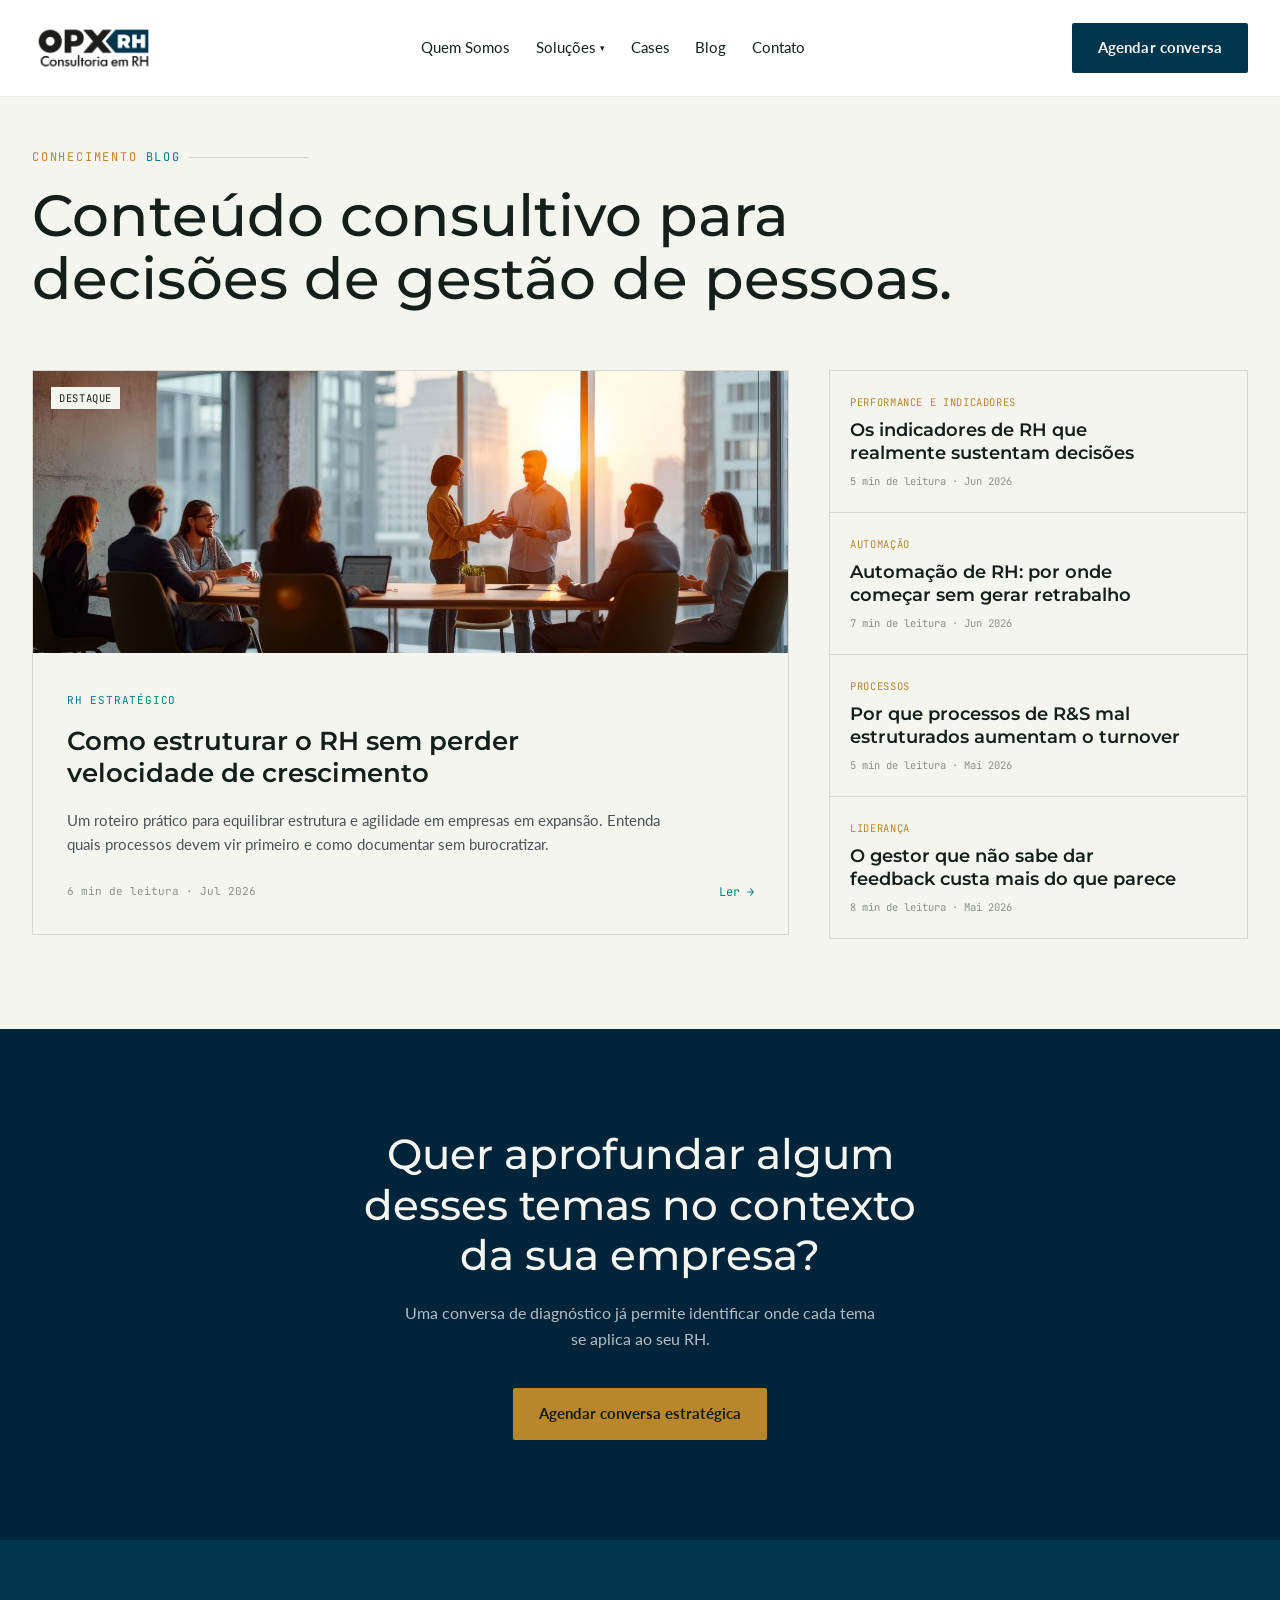
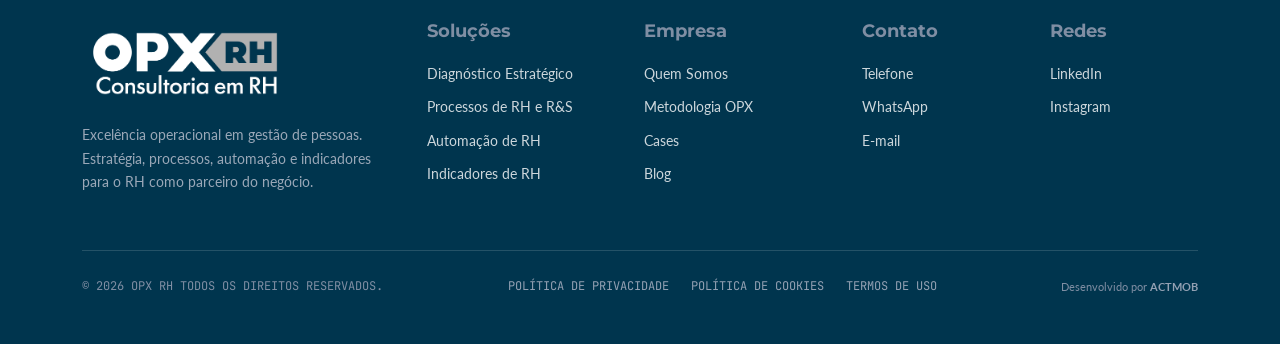
<file: blog.html>
<!DOCTYPE html>
<html lang="pt-BR">
<head>
<meta charset="utf-8">
<meta name="viewport" content="width=device-width, initial-scale=1">
<title>Blog — OPX RH</title>
<link rel="preconnect" href="https://fonts.googleapis.com">
<link rel="preconnect" href="https://fonts.gstatic.com" crossorigin>
<link href="https://fonts.googleapis.com/css2?family=Fraunces:ital,opsz,wght@0,9..144,400;0,9..144,500;0,9..144,600;1,9..144,400;1,9..144,600&amp;family=Inter:wght@400;500;600;700&amp;family=JetBrains+Mono:wght@400;500;700&amp;family=Lato:wght@400;700&amp;family=Montserrat:ital,wght@0,400;0,500;0,600;0,700;1,600;1,700&amp;display=swap" rel="stylesheet">
<link rel="stylesheet" href="css/styles.css">
<script src="js/main.js" defer></script>
</head>
<body>
<div class="s144">
  

<header class="s2">
  <div class="s3">
    <a class="s4" href="index.html" aria-label="OPX RH — início">
      <img class="s5" src="assets/img/logo.png" alt="OPX RH Consultoria em RH">
    </a>
    <div class="only-desktop">
      <nav class="s6">
        <a class="s7 h1" href="quem-somos.html">Quem Somos</a>
        <div class="s8" data-mouseenter="openSol" data-mouseleave="closeSol">
          <a class="s9 h1" href="solucoes.html">Soluções <span class="s10">▾</span></a>
          <div data-if="solOpen" hidden>
            <div class="s11">
              
                <a class="s12 h2" href="solucoes.html">
                  <span class="s13">Estratégia</span>
                  <span class="s14">Diagnóstico Estratégico de RH</span>
                </a>
              
                <a class="s12 h2" href="solucao-processos.html">
                  <span class="s13">Processos</span>
                  <span class="s14">Estruturação de Processos de RH e R&amp;S</span>
                </a>
              
                <a class="s12 h2" href="solucoes.html">
                  <span class="s13">Tecnologia</span>
                  <span class="s14">Automação de RH</span>
                </a>
              
                <a class="s12 h2" href="solucoes.html">
                  <span class="s13">Pessoas</span>
                  <span class="s14">Desenvolvimento de Pessoas</span>
                </a>
              
                <a class="s12 h2" href="solucoes.html">
                  <span class="s13">Liderança</span>
                  <span class="s14">Desenvolvimento de Lideranças</span>
                </a>
              
                <a class="s12 h2" href="solucoes.html">
                  <span class="s13">Performance</span>
                  <span class="s14">Gestão de Performance</span>
                </a>
              
                <a class="s12 h2" href="solucoes.html">
                  <span class="s13">Conformidade</span>
                  <span class="s14">Compliance Trabalhista</span>
                </a>
              
                <a class="s12 h2" href="solucoes.html">
                  <span class="s13">Cultura</span>
                  <span class="s14">Cultura Organizacional</span>
                </a>
              
                <a class="s12 h2" href="solucoes.html">
                  <span class="s13">Dados</span>
                  <span class="s14">Indicadores de RH</span>
                </a>
              
            </div>
          </div>
        </div>
        <a class="s7 h1" href="cases.html">Cases</a>
        <a class="s7 h1" href="blog.html">Blog</a>
        <a class="s7 h1" href="contato.html">Contato</a>
      </nav>
      <a class="s15 h3" href="contato.html">Agendar conversa</a>
    </div>
    <div class="only-mobile">
      <button class="s16" data-action="toggleMenu" aria-label="Abrir menu">
        <span class="s17"></span>
        <span class="s17"></span>
        <span class="s17"></span>
      </button>
    </div>
  </div>
  <div data-if="menuOpen" hidden>
    <nav class="s18">
      
        <a class="s19" href="index.html">
          <span>Início</span>
          <span class="s20">01</span>
        </a>
      
        <a class="s19" href="quem-somos.html">
          <span>Quem Somos</span>
          <span class="s20">02</span>
        </a>
      
        <a class="s19" href="solucoes.html">
          <span>Soluções</span>
          <span class="s20">03</span>
        </a>
      
        <a class="s19" href="cases.html">
          <span>Cases</span>
          <span class="s20">04</span>
        </a>
      
        <a class="s19" href="blog.html">
          <span>Blog</span>
          <span class="s20">05</span>
        </a>
      
        <a class="s19" href="contato.html">
          <span>Contato</span>
          <span class="s20">06</span>
        </a>
      
      <a class="s21" href="contato.html">Agendar conversa</a>
    </nav>
  </div>
</header>


  <section class="s353" data-screen-label="Blog">
    <div class="s42">
      <div class="s147">
        <span class="s354">Conhecimento</span>
        <span class="s355">Blog</span>
        <span class="s150"></span>
      </div>
      <h1 class="s356">Conteúdo consultivo para decisões de gestão de pessoas.</h1>
      <div class="s357">
        <a class="s358 h7" href="blog-artigo.html">
          <div class="s359">
            <span class="s360">Destaque</span>
          </div>
          <div class="s361">
            <span class="s362">RH Estratégico</span>
            <h2 class="s363">Como estruturar o RH sem perder velocidade de crescimento</h2>
            <p class="s364">Um roteiro prático para equilibrar estrutura e agilidade em empresas em expansão. Entenda quais processos devem vir primeiro e como documentar sem burocratizar.</p>
            <div class="s365">
              <span class="s178">6 min de leitura · Jul 2026</span>
              <span class="s92">Ler →</span>
            </div>
          </div>
        </a>
        <div class="s366">
          
            <a class="s367 h15" href="blog-artigo.html">
              <span class="s284">Performance e Indicadores</span>
              <h3 class="s368">Os indicadores de RH que realmente sustentam decisões</h3>
              <span class="s369">5 min de leitura · Jun 2026</span>
            </a>
          
            <a class="s367 h15" href="blog-artigo.html">
              <span class="s284">Automação</span>
              <h3 class="s368">Automação de RH: por onde começar sem gerar retrabalho</h3>
              <span class="s369">7 min de leitura · Jun 2026</span>
            </a>
          
            <a class="s367 h15" href="blog-artigo.html">
              <span class="s284">Processos</span>
              <h3 class="s368">Por que processos de R&amp;S mal estruturados aumentam o turnover</h3>
              <span class="s369">5 min de leitura · Mai 2026</span>
            </a>
          
            <a class="s367 h15" href="blog-artigo.html">
              <span class="s284">Liderança</span>
              <h3 class="s368">O gestor que não sabe dar feedback custa mais do que parece</h3>
              <span class="s369">8 min de leitura · Mai 2026</span>
            </a>
          
        </div>
      </div>
    </div>
  </section>

  <section class="s183" data-screen-label="CTA">
    <div class="s23">
      <h2 class="s370">Quer aprofundar algum desses temas no contexto da sua empresa?</h2>
      <p class="s371">Uma conversa de diagnóstico já permite identificar onde cada tema se aplica ao seu RH.</p>
      <a class="s372 h8" href="contato.html">Agendar conversa estratégica</a>
    </div>
  </section>

  
<footer class="s127">
  <div class="s128">
    <div class="s129">
      <div class="s130">
        <a href="index.html"><img class="s131" src="assets/img/logo-branco.png" alt="OPX RH Consultoria em RH"></a>
        <p class="s132">Excelência operacional em gestão de pessoas. Estratégia, processos, automação e indicadores para o RH como parceiro do negócio.</p>
      </div>
      <div class="s133">
        <span class="s134">Soluções</span>
        <div class="s135">
          <a class="s136 h10" href="solucoes.html">Diagnóstico Estratégico</a>
          <a class="s136 h10" href="solucao-processos.html">Processos de RH e R&amp;S</a>
          <a class="s136 h10" href="solucoes.html">Automação de RH</a>
          <a class="s136 h10" href="solucoes.html">Indicadores de RH</a>
        </div>
      </div>
      <div class="s133">
        <span class="s134">Empresa</span>
        <div class="s135">
          <a class="s136 h10" href="quem-somos.html">Quem Somos</a>
          <a class="s136 h10" href="quem-somos.html">Metodologia OPX</a>
          <a class="s136 h10" href="cases.html">Cases</a>
          <a class="s136 h10" href="blog.html">Blog</a>
        </div>
      </div>
      <div class="s137">
        <span class="s134">Contato</span>
        <div class="s135">
          <a class="s136 h10" href="contato.html">Telefone</a>
          <a class="s136 h10" href="contato.html">WhatsApp</a>
          <a class="s136 h10" href="mailto:contato@opxhr.com.br">E-mail</a>
        </div>
      </div>
      <div class="s137">
        <span class="s134">Redes</span>
        <div class="s135">
          <a class="s136 h10" href="#">LinkedIn</a>
          <a class="s136 h10" href="#">Instagram</a>
        </div>
      </div>
    </div>
    <div class="s138">
      <span class="s139">© 2026 OPX RH Todos os direitos reservados.</span>
      <div class="s140">
        <a class="s141 h11" href="#">Política de Privacidade</a>
        <a class="s141 h11" href="#">Política de Cookies</a>
        <a class="s141 h11" href="#">Termos de Uso</a>
      </div>
      <span class="s142">Desenvolvido por <span class="s143">ACTMOB</span></span>
    </div>
  </div>
</footer>

</div>
</body>
</html>
</file>
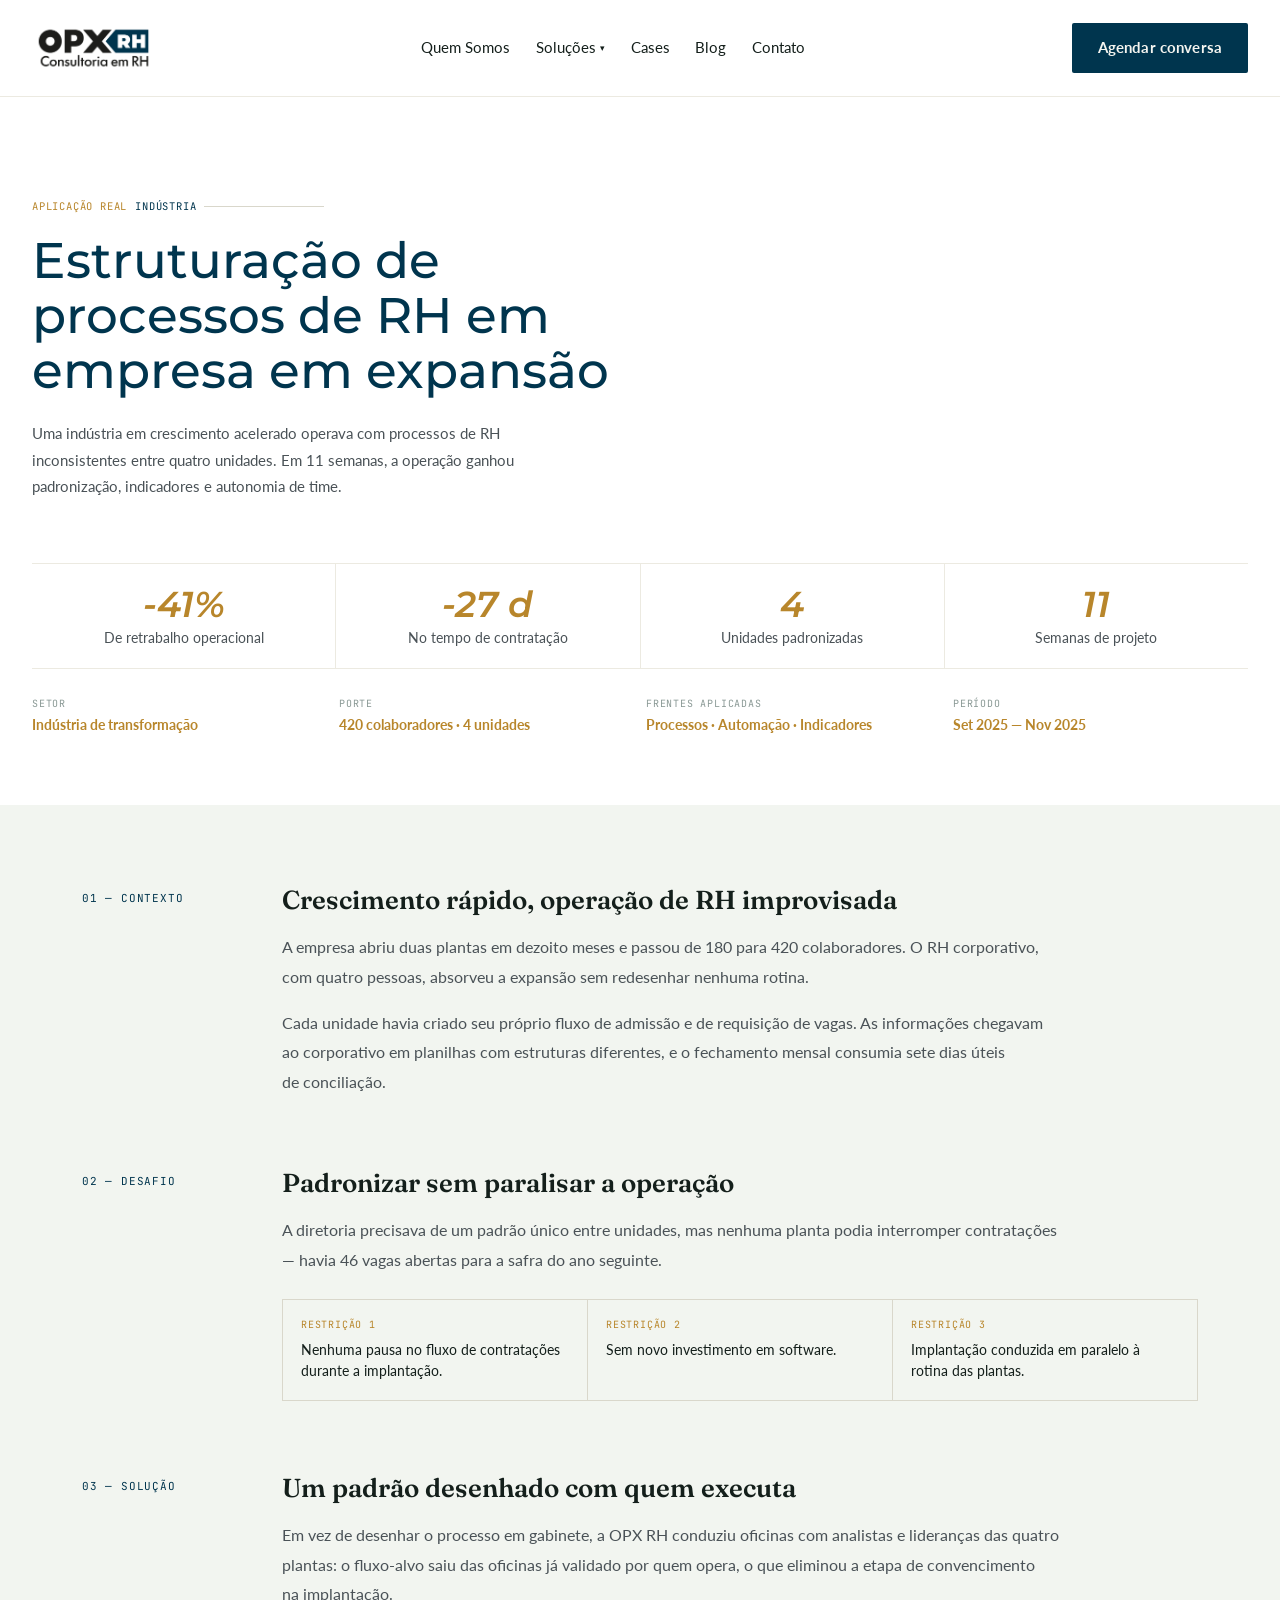
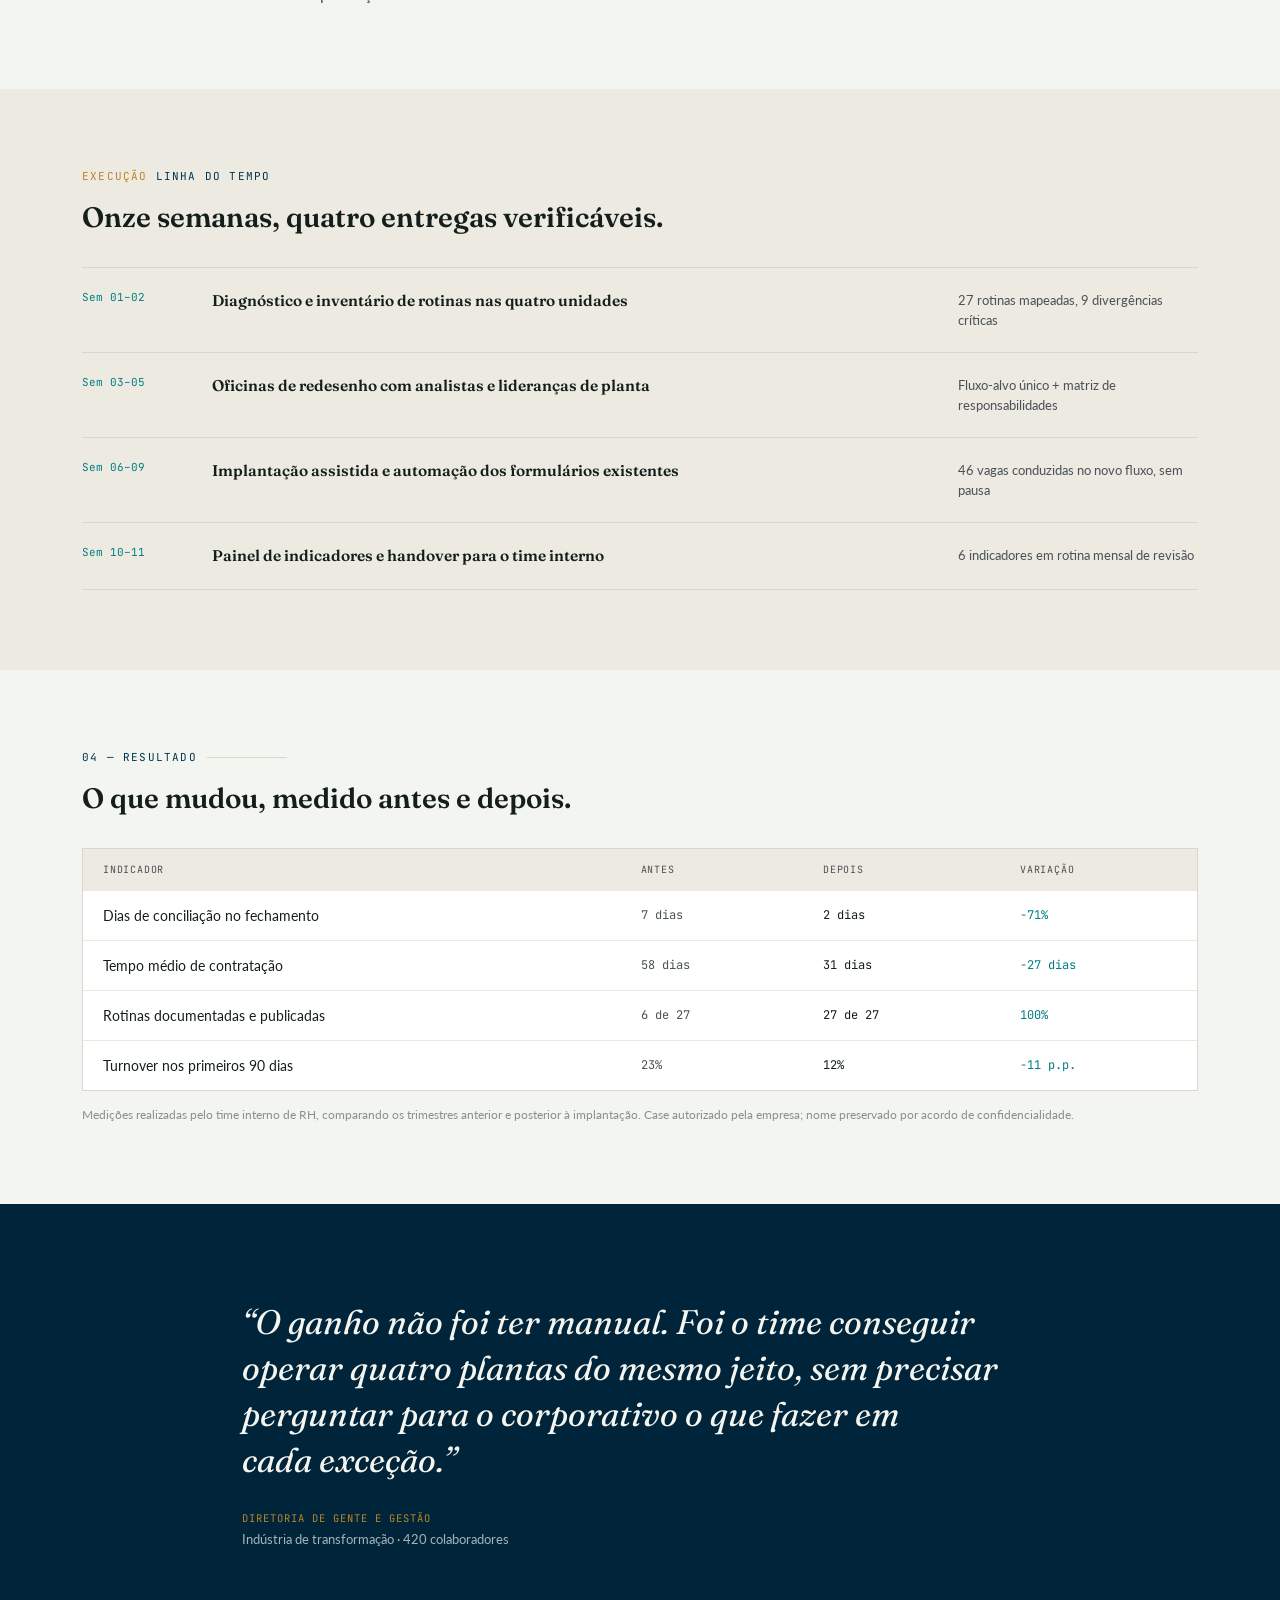
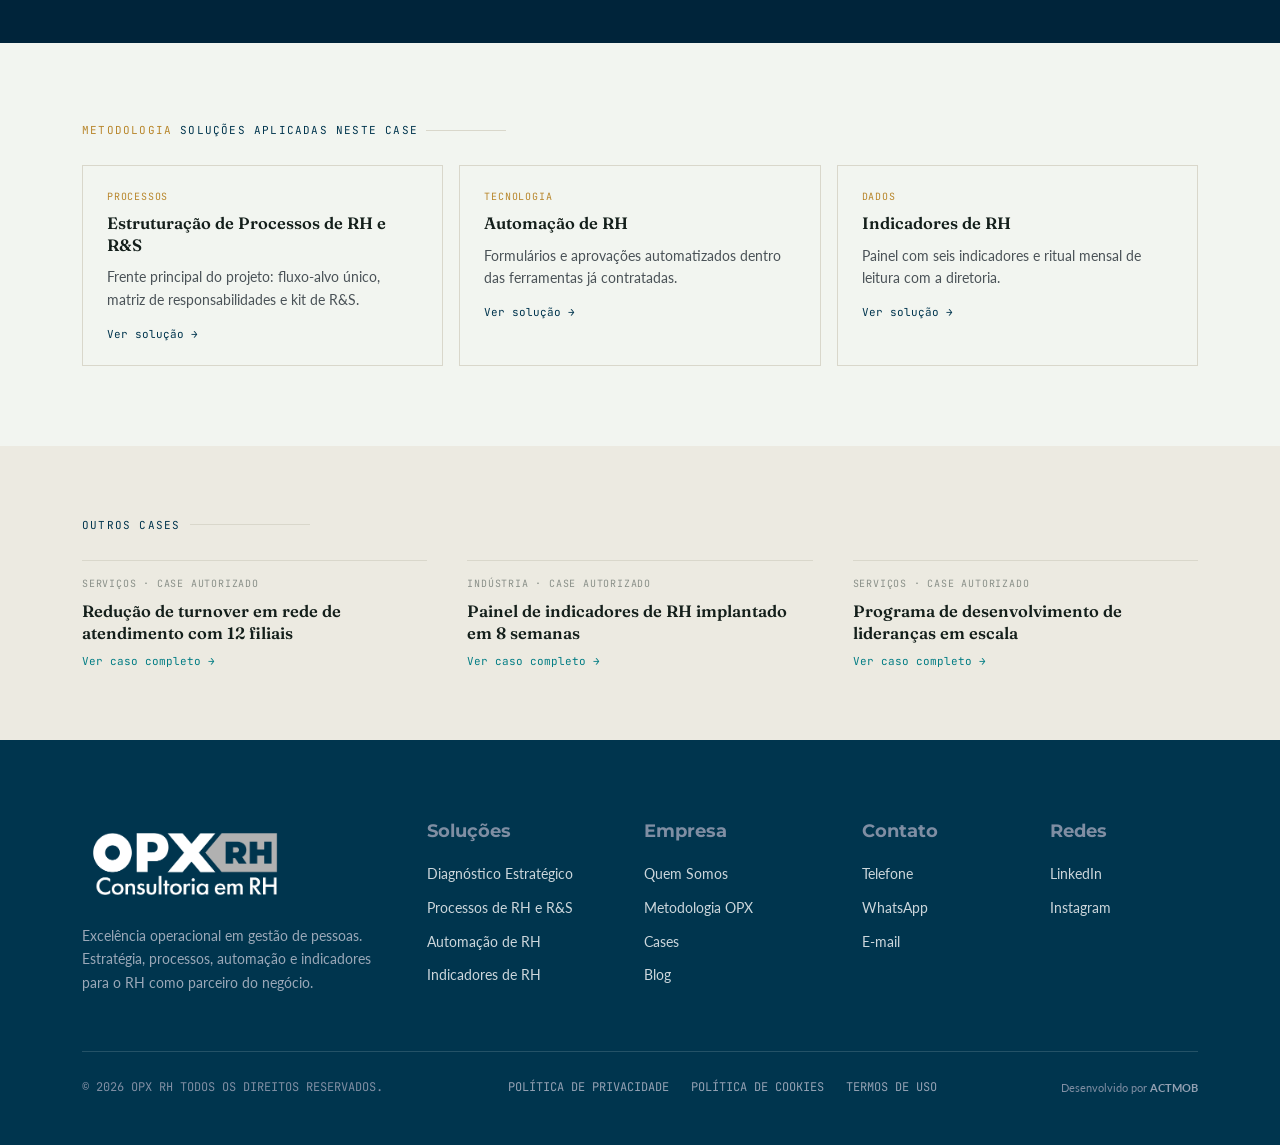
<file: case-industria.html>
<!DOCTYPE html>
<html lang="pt-BR">
<head>
<meta charset="utf-8">
<meta name="viewport" content="width=device-width, initial-scale=1">
<title>Case: Estruturação de processos de RH — OPX RH</title>
<link rel="preconnect" href="https://fonts.googleapis.com">
<link rel="preconnect" href="https://fonts.gstatic.com" crossorigin>
<link href="https://fonts.googleapis.com/css2?family=Fraunces:ital,opsz,wght@0,9..144,400;0,9..144,500;0,9..144,600;1,9..144,400;1,9..144,600&amp;family=Inter:wght@400;500;600;700&amp;family=JetBrains+Mono:wght@400;500;700&amp;family=Lato:wght@400;700&amp;family=Montserrat:ital,wght@0,400;0,500;0,600;0,700;1,600;1,700&amp;display=swap" rel="stylesheet">
<link rel="stylesheet" href="css/styles.css">
<script src="js/main.js" defer></script>
</head>
<body>
<div class="s218">
  

<header class="s2">
  <div class="s3">
    <a class="s4" href="index.html" aria-label="OPX RH — início">
      <img class="s5" src="assets/img/logo.png" alt="OPX RH Consultoria em RH">
    </a>
    <div class="only-desktop">
      <nav class="s6">
        <a class="s7 h1" href="quem-somos.html">Quem Somos</a>
        <div class="s8" data-mouseenter="openSol" data-mouseleave="closeSol">
          <a class="s9 h1" href="solucoes.html">Soluções <span class="s10">▾</span></a>
          <div data-if="solOpen" hidden>
            <div class="s11">
              
                <a class="s12 h2" href="solucoes.html">
                  <span class="s13">Estratégia</span>
                  <span class="s14">Diagnóstico Estratégico de RH</span>
                </a>
              
                <a class="s12 h2" href="solucao-processos.html">
                  <span class="s13">Processos</span>
                  <span class="s14">Estruturação de Processos de RH e R&amp;S</span>
                </a>
              
                <a class="s12 h2" href="solucoes.html">
                  <span class="s13">Tecnologia</span>
                  <span class="s14">Automação de RH</span>
                </a>
              
                <a class="s12 h2" href="solucoes.html">
                  <span class="s13">Pessoas</span>
                  <span class="s14">Desenvolvimento de Pessoas</span>
                </a>
              
                <a class="s12 h2" href="solucoes.html">
                  <span class="s13">Liderança</span>
                  <span class="s14">Desenvolvimento de Lideranças</span>
                </a>
              
                <a class="s12 h2" href="solucoes.html">
                  <span class="s13">Performance</span>
                  <span class="s14">Gestão de Performance</span>
                </a>
              
                <a class="s12 h2" href="solucoes.html">
                  <span class="s13">Conformidade</span>
                  <span class="s14">Compliance Trabalhista</span>
                </a>
              
                <a class="s12 h2" href="solucoes.html">
                  <span class="s13">Cultura</span>
                  <span class="s14">Cultura Organizacional</span>
                </a>
              
                <a class="s12 h2" href="solucoes.html">
                  <span class="s13">Dados</span>
                  <span class="s14">Indicadores de RH</span>
                </a>
              
            </div>
          </div>
        </div>
        <a class="s7 h1" href="cases.html">Cases</a>
        <a class="s7 h1" href="blog.html">Blog</a>
        <a class="s7 h1" href="contato.html">Contato</a>
      </nav>
      <a class="s15 h3" href="contato.html">Agendar conversa</a>
    </div>
    <div class="only-mobile">
      <button class="s16" data-action="toggleMenu" aria-label="Abrir menu">
        <span class="s17"></span>
        <span class="s17"></span>
        <span class="s17"></span>
      </button>
    </div>
  </div>
  <div data-if="menuOpen" hidden>
    <nav class="s18">
      
        <a class="s19" href="index.html">
          <span>Início</span>
          <span class="s20">01</span>
        </a>
      
        <a class="s19" href="quem-somos.html">
          <span>Quem Somos</span>
          <span class="s20">02</span>
        </a>
      
        <a class="s19" href="solucoes.html">
          <span>Soluções</span>
          <span class="s20">03</span>
        </a>
      
        <a class="s19" href="cases.html">
          <span>Cases</span>
          <span class="s20">04</span>
        </a>
      
        <a class="s19" href="blog.html">
          <span>Blog</span>
          <span class="s20">05</span>
        </a>
      
        <a class="s19" href="contato.html">
          <span>Contato</span>
          <span class="s20">06</span>
        </a>
      
      <a class="s21" href="contato.html">Agendar conversa</a>
    </nav>
  </div>
</header>


  <section class="s297" data-screen-label="Hero">
    <div class="s42">
      <nav class="s220">
        <a class="s298 h14" href="cases.html">Aplicação real</a>
        <span class="s299">Indústria</span>
        <span class="s300"></span>
      </nav>
      <h1 class="s301">Estruturação de processos de RH em empresa em expansão</h1>
      <p class="s302">Uma indústria em crescimento acelerado operava com processos de RH inconsistentes entre quatro unidades. Em 11 semanas, a operação ganhou padronização, indicadores e autonomia de time.</p>
      <div class="s303">
        
          <div class="s304">
            <span class="s305">-41%</span>
            <span class="s306">De retrabalho operacional</span>
          </div>
        
          <div class="s304">
            <span class="s305">-27 d</span>
            <span class="s306">No tempo de contratação</span>
          </div>
        
          <div class="s304">
            <span class="s305">4</span>
            <span class="s306">Unidades padronizadas</span>
          </div>
        
          <div class="s304">
            <span class="s305">11</span>
            <span class="s306">Semanas de projeto</span>
          </div>
        
      </div>
      <div class="s307">
        
          <div class="s308">
            <span class="s309">Setor</span>
            <span class="s310">Indústria de transformação</span>
          </div>
        
          <div class="s308">
            <span class="s309">Porte</span>
            <span class="s310">420 colaboradores · 4 unidades</span>
          </div>
        
          <div class="s308">
            <span class="s309">Frentes aplicadas</span>
            <span class="s310">Processos · Automação · Indicadores</span>
          </div>
        
          <div class="s308">
            <span class="s309">Período</span>
            <span class="s310">Set 2025 — Nov 2025</span>
          </div>
        
      </div>
    </div>
  </section>

  <section class="s311" data-screen-label="Narrativa">
    <div class="s312">
      
        <article class="s313">
          <span class="s314">01 — Contexto</span>
          <div class="s315">
            <h2 class="s316">Crescimento rápido, operação de RH improvisada</h2>
            
              <p class="s317">A empresa abriu duas plantas em dezoito meses e passou de 180 para 420 colaboradores. O RH corporativo, com quatro pessoas, absorveu a expansão sem redesenhar nenhuma rotina.</p>
            
              <p class="s317">Cada unidade havia criado seu próprio fluxo de admissão e de requisição de vagas. As informações chegavam ao corporativo em planilhas com estruturas diferentes, e o fechamento mensal consumia sete dias úteis de conciliação.</p>
            
            
          </div>
        </article>
      
        <article class="s313">
          <span class="s314">02 — Desafio</span>
          <div class="s315">
            <h2 class="s316">Padronizar sem paralisar a operação</h2>
            
              <p class="s317">A diretoria precisava de um padrão único entre unidades, mas nenhuma planta podia interromper contratações — havia 46 vagas abertas para a safra do ano seguinte.</p>
            
            
              <div class="s318">
                
                  <div class="s319">
                    <span class="s266">Restrição 1</span>
                    <span class="s320">Nenhuma pausa no fluxo de contratações durante a implantação.</span>
                  </div>
                
                  <div class="s319">
                    <span class="s266">Restrição 2</span>
                    <span class="s320">Sem novo investimento em software.</span>
                  </div>
                
                  <div class="s319">
                    <span class="s266">Restrição 3</span>
                    <span class="s320">Implantação conduzida em paralelo à rotina das plantas.</span>
                  </div>
                
              </div>
            
          </div>
        </article>
      
        <article class="s313">
          <span class="s314">03 — Solução</span>
          <div class="s315">
            <h2 class="s316">Um padrão desenhado com quem executa</h2>
            
              <p class="s317">Em vez de desenhar o processo em gabinete, a OPX RH conduziu oficinas com analistas e lideranças das quatro plantas: o fluxo-alvo saiu das oficinas já validado por quem opera, o que eliminou a etapa de convencimento na implantação.</p>
            
            
          </div>
        </article>
      
    </div>
  </section>

  <section class="s321" data-screen-label="Linha do tempo">
    <div class="s146">
      <div class="s147">
        <span class="s225">Execução</span>
        <span class="s226">Linha do tempo</span>
      </div>
      <h2 class="s254">Onze semanas, quatro entregas verificáveis.</h2>
      <div class="s322">
        
          <div class="s323">
            <span class="s324">Sem 01–02</span>
            <span class="s325">Diagnóstico e inventário de rotinas nas quatro unidades</span>
            <span class="s326">27 rotinas mapeadas, 9 divergências críticas</span>
          </div>
        
          <div class="s323">
            <span class="s324">Sem 03–05</span>
            <span class="s325">Oficinas de redesenho com analistas e lideranças de planta</span>
            <span class="s326">Fluxo-alvo único + matriz de responsabilidades</span>
          </div>
        
          <div class="s323">
            <span class="s324">Sem 06–09</span>
            <span class="s325">Implantação assistida e automação dos formulários existentes</span>
            <span class="s326">46 vagas conduzidas no novo fluxo, sem pausa</span>
          </div>
        
          <div class="s323">
            <span class="s324">Sem 10–11</span>
            <span class="s325">Painel de indicadores e handover para o time interno</span>
            <span class="s326">6 indicadores em rotina mensal de revisão</span>
          </div>
        
      </div>
    </div>
  </section>

  <section class="s311" data-screen-label="Resultado">
    <div class="s146">
      <div class="s38">
        <span class="s226">04 — Resultado</span>
        <span class="s159"></span>
      </div>
      <h2 class="s254">O que mudou, medido antes e depois.</h2>
      <div class="s327">
        <table class="s328">
          <thead>
            <tr class="s329">
              <th class="s330">Indicador</th>
              <th class="s330">Antes</th>
              <th class="s330">Depois</th>
              <th class="s330">Variação</th>
            </tr>
          </thead>
          <tbody>
            
              <tr class="s331">
                <td class="s332">Dias de conciliação no fechamento</td>
                <td class="s333">7 dias</td>
                <td class="s334">2 dias</td>
                <td class="s335">-71%</td>
              </tr>
            
              <tr class="s331">
                <td class="s332">Tempo médio de contratação</td>
                <td class="s333">58 dias</td>
                <td class="s334">31 dias</td>
                <td class="s335">-27 dias</td>
              </tr>
            
              <tr class="s331">
                <td class="s332">Rotinas documentadas e publicadas</td>
                <td class="s333">6 de 27</td>
                <td class="s334">27 de 27</td>
                <td class="s335">100%</td>
              </tr>
            
              <tr class="s331">
                <td class="s332">Turnover nos primeiros 90 dias</td>
                <td class="s333">23%</td>
                <td class="s334">12%</td>
                <td class="s335">-11 p.p.</td>
              </tr>
            
          </tbody>
        </table>
      </div>
      <p class="s336">Medições realizadas pelo time interno de RH, comparando os trimestres anterior e posterior à implantação. Case autorizado pela empresa; nome preservado por acordo de confidencialidade.</p>
    </div>
  </section>

  <section class="s337" data-screen-label="Depoimento">
    <figure class="s338">
      <blockquote class="s339">“O ganho não foi ter manual. Foi o time conseguir operar quatro plantas do mesmo jeito, sem precisar perguntar para o corporativo o que fazer em cada exceção.”</blockquote>
      <figcaption class="s340">
        <span class="s341">Diretoria de Gente e Gestão</span>
        <span class="s342">Indústria de transformação · 420 colaboradores</span>
      </figcaption>
    </figure>
  </section>

  <section class="s311" data-screen-label="Soluções aplicadas">
    <div class="s146">
      <div class="s147">
        <span class="s225">Metodologia</span>
        <span class="s226">Soluções aplicadas neste case</span>
        <span class="s159"></span>
      </div>
      <div class="s343">
        
          <a class="s344 h12" href="solucao-processos.html">
            <span class="s266">Processos</span>
            <h3 class="s345">Estruturação de Processos de RH e R&amp;S</h3>
            <p class="s346">Frente principal do projeto: fluxo-alvo único, matriz de responsabilidades e kit de R&amp;S.</p>
            <span class="s269">Ver solução →</span>
          </a>
        
          <a class="s344 h12" href="solucoes.html">
            <span class="s266">Tecnologia</span>
            <h3 class="s345">Automação de RH</h3>
            <p class="s346">Formulários e aprovações automatizados dentro das ferramentas já contratadas.</p>
            <span class="s269">Ver solução →</span>
          </a>
        
          <a class="s344 h12" href="solucoes.html">
            <span class="s266">Dados</span>
            <h3 class="s345">Indicadores de RH</h3>
            <p class="s346">Painel com seis indicadores e ritual mensal de leitura com a diretoria.</p>
            <span class="s269">Ver solução →</span>
          </a>
        
      </div>
    </div>
  </section>

  <section class="s347" data-screen-label="Outros cases">
    <div class="s146">
      <div class="s38">
        <span class="s226">Outros cases</span>
        <span class="s150"></span>
      </div>
      <div class="s348">
        
          <a class="s349 h7" href="cases.html">
            <span class="s350">Serviços · Case autorizado</span>
            <h3 class="s351">Redução de turnover em rede de atendimento com 12 filiais</h3>
            <span class="s352">Ver caso completo →</span>
          </a>
        
          <a class="s349 h7" href="cases.html">
            <span class="s350">Indústria · Case autorizado</span>
            <h3 class="s351">Painel de indicadores de RH implantado em 8 semanas</h3>
            <span class="s352">Ver caso completo →</span>
          </a>
        
          <a class="s349 h7" href="cases.html">
            <span class="s350">Serviços · Case autorizado</span>
            <h3 class="s351">Programa de desenvolvimento de lideranças em escala</h3>
            <span class="s352">Ver caso completo →</span>
          </a>
        
      </div>
    </div>
  </section>

  
<footer class="s127">
  <div class="s128">
    <div class="s129">
      <div class="s130">
        <a href="index.html"><img class="s131" src="assets/img/logo-branco.png" alt="OPX RH Consultoria em RH"></a>
        <p class="s132">Excelência operacional em gestão de pessoas. Estratégia, processos, automação e indicadores para o RH como parceiro do negócio.</p>
      </div>
      <div class="s133">
        <span class="s134">Soluções</span>
        <div class="s135">
          <a class="s136 h10" href="solucoes.html">Diagnóstico Estratégico</a>
          <a class="s136 h10" href="solucao-processos.html">Processos de RH e R&amp;S</a>
          <a class="s136 h10" href="solucoes.html">Automação de RH</a>
          <a class="s136 h10" href="solucoes.html">Indicadores de RH</a>
        </div>
      </div>
      <div class="s133">
        <span class="s134">Empresa</span>
        <div class="s135">
          <a class="s136 h10" href="quem-somos.html">Quem Somos</a>
          <a class="s136 h10" href="quem-somos.html">Metodologia OPX</a>
          <a class="s136 h10" href="cases.html">Cases</a>
          <a class="s136 h10" href="blog.html">Blog</a>
        </div>
      </div>
      <div class="s137">
        <span class="s134">Contato</span>
        <div class="s135">
          <a class="s136 h10" href="contato.html">Telefone</a>
          <a class="s136 h10" href="contato.html">WhatsApp</a>
          <a class="s136 h10" href="mailto:contato@opxhr.com.br">E-mail</a>
        </div>
      </div>
      <div class="s137">
        <span class="s134">Redes</span>
        <div class="s135">
          <a class="s136 h10" href="#">LinkedIn</a>
          <a class="s136 h10" href="#">Instagram</a>
        </div>
      </div>
    </div>
    <div class="s138">
      <span class="s139">© 2026 OPX RH Todos os direitos reservados.</span>
      <div class="s140">
        <a class="s141 h11" href="#">Política de Privacidade</a>
        <a class="s141 h11" href="#">Política de Cookies</a>
        <a class="s141 h11" href="#">Termos de Uso</a>
      </div>
      <span class="s142">Desenvolvido por <span class="s143">ACTMOB</span></span>
    </div>
  </div>
</footer>

</div>
</body>
</html>
</file>
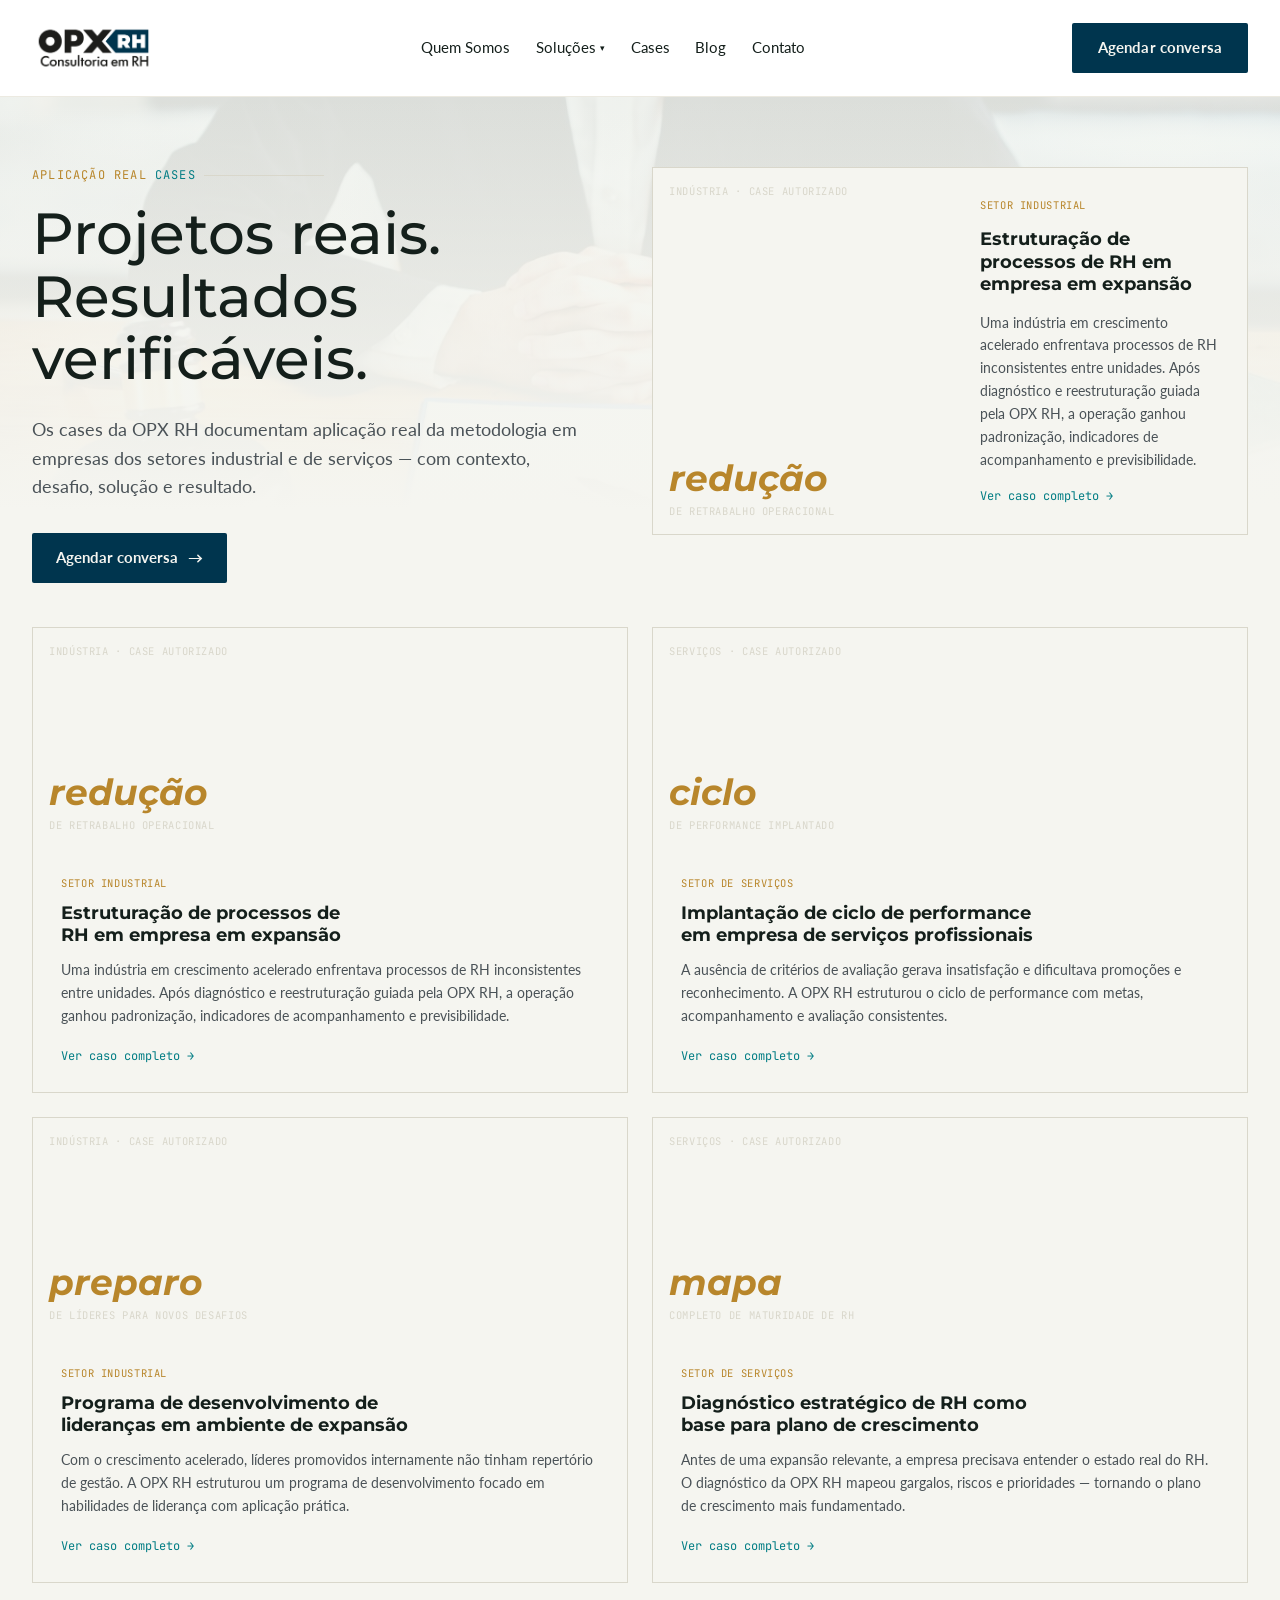
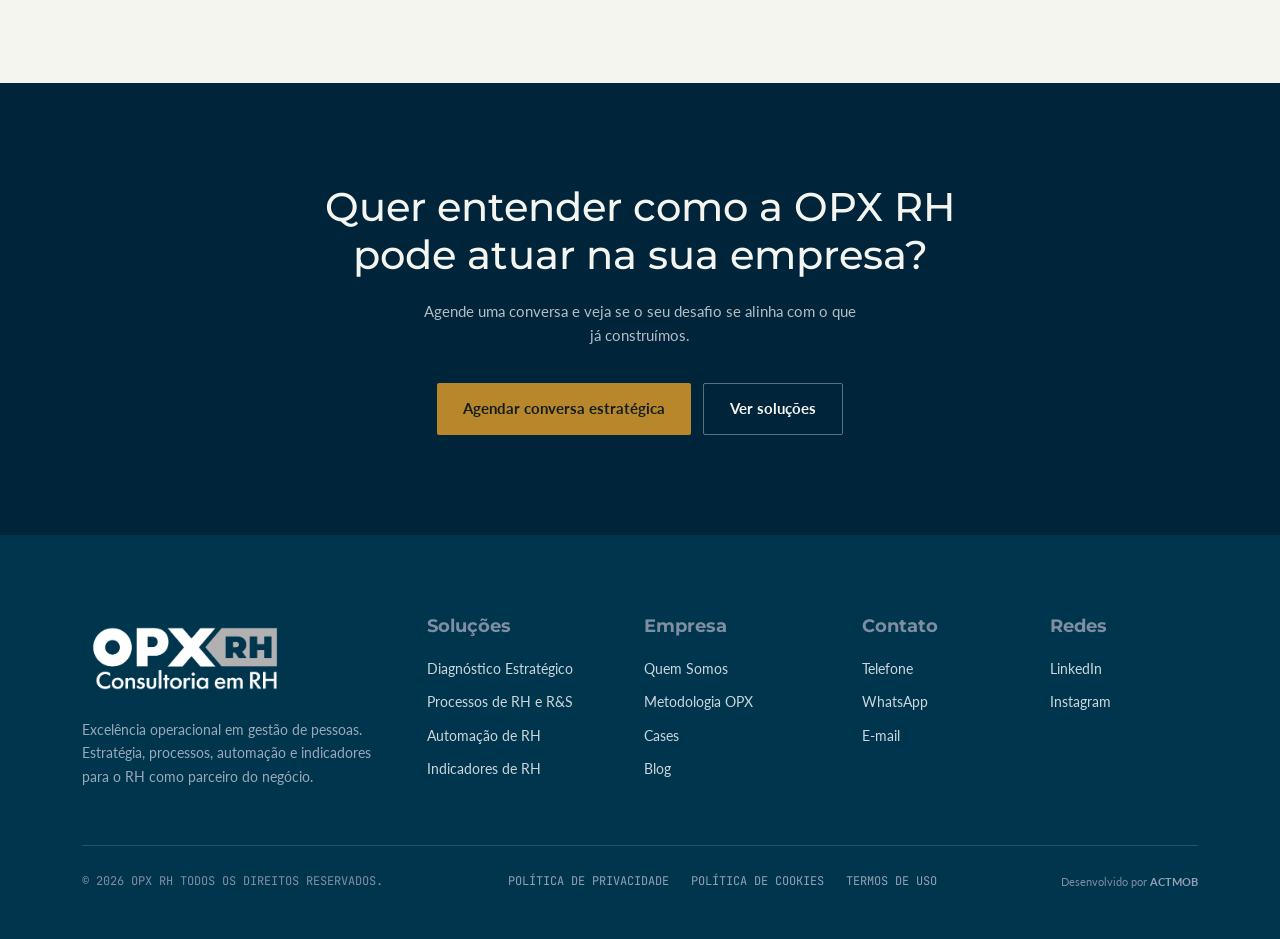
<file: cases.html>
<!DOCTYPE html>
<html lang="pt-BR">
<head>
<meta charset="utf-8">
<meta name="viewport" content="width=device-width, initial-scale=1">
<title>Cases — OPX RH</title>
<link rel="preconnect" href="https://fonts.googleapis.com">
<link rel="preconnect" href="https://fonts.gstatic.com" crossorigin>
<link href="https://fonts.googleapis.com/css2?family=Fraunces:ital,opsz,wght@0,9..144,400;0,9..144,500;0,9..144,600;1,9..144,400;1,9..144,600&amp;family=Inter:wght@400;500;600;700&amp;family=JetBrains+Mono:wght@400;500;700&amp;family=Lato:wght@400;700&amp;family=Montserrat:ital,wght@0,400;0,500;0,600;0,700;1,600;1,700&amp;display=swap" rel="stylesheet">
<link rel="stylesheet" href="css/styles.css">
<script src="js/main.js" defer></script>
</head>
<body>
<div class="s144">
  

<header class="s2">
  <div class="s3">
    <a class="s4" href="index.html" aria-label="OPX RH — início">
      <img class="s5" src="assets/img/logo.png" alt="OPX RH Consultoria em RH">
    </a>
    <div class="only-desktop">
      <nav class="s6">
        <a class="s7 h1" href="quem-somos.html">Quem Somos</a>
        <div class="s8" data-mouseenter="openSol" data-mouseleave="closeSol">
          <a class="s9 h1" href="solucoes.html">Soluções <span class="s10">▾</span></a>
          <div data-if="solOpen" hidden>
            <div class="s11">
              
                <a class="s12 h2" href="solucoes.html">
                  <span class="s13">Estratégia</span>
                  <span class="s14">Diagnóstico Estratégico de RH</span>
                </a>
              
                <a class="s12 h2" href="solucao-processos.html">
                  <span class="s13">Processos</span>
                  <span class="s14">Estruturação de Processos de RH e R&amp;S</span>
                </a>
              
                <a class="s12 h2" href="solucoes.html">
                  <span class="s13">Tecnologia</span>
                  <span class="s14">Automação de RH</span>
                </a>
              
                <a class="s12 h2" href="solucoes.html">
                  <span class="s13">Pessoas</span>
                  <span class="s14">Desenvolvimento de Pessoas</span>
                </a>
              
                <a class="s12 h2" href="solucoes.html">
                  <span class="s13">Liderança</span>
                  <span class="s14">Desenvolvimento de Lideranças</span>
                </a>
              
                <a class="s12 h2" href="solucoes.html">
                  <span class="s13">Performance</span>
                  <span class="s14">Gestão de Performance</span>
                </a>
              
                <a class="s12 h2" href="solucoes.html">
                  <span class="s13">Conformidade</span>
                  <span class="s14">Compliance Trabalhista</span>
                </a>
              
                <a class="s12 h2" href="solucoes.html">
                  <span class="s13">Cultura</span>
                  <span class="s14">Cultura Organizacional</span>
                </a>
              
                <a class="s12 h2" href="solucoes.html">
                  <span class="s13">Dados</span>
                  <span class="s14">Indicadores de RH</span>
                </a>
              
            </div>
          </div>
        </div>
        <a class="s7 h1" href="cases.html">Cases</a>
        <a class="s7 h1" href="blog.html">Blog</a>
        <a class="s7 h1" href="contato.html">Contato</a>
      </nav>
      <a class="s15 h3" href="contato.html">Agendar conversa</a>
    </div>
    <div class="only-mobile">
      <button class="s16" data-action="toggleMenu" aria-label="Abrir menu">
        <span class="s17"></span>
        <span class="s17"></span>
        <span class="s17"></span>
      </button>
    </div>
  </div>
  <div data-if="menuOpen" hidden>
    <nav class="s18">
      
        <a class="s19" href="index.html">
          <span>Início</span>
          <span class="s20">01</span>
        </a>
      
        <a class="s19" href="quem-somos.html">
          <span>Quem Somos</span>
          <span class="s20">02</span>
        </a>
      
        <a class="s19" href="solucoes.html">
          <span>Soluções</span>
          <span class="s20">03</span>
        </a>
      
        <a class="s19" href="cases.html">
          <span>Cases</span>
          <span class="s20">04</span>
        </a>
      
        <a class="s19" href="blog.html">
          <span>Blog</span>
          <span class="s20">05</span>
        </a>
      
        <a class="s19" href="contato.html">
          <span>Contato</span>
          <span class="s20">06</span>
        </a>
      
      <a class="s21" href="contato.html">Agendar conversa</a>
    </nav>
  </div>
</header>


  <section class="s272" data-screen-label="Hero">
    <div class="s273">
      <div>
        <div class="s147">
          <span class="s148">Aplicação real</span>
          <span class="s274">Cases</span>
          <span class="s150"></span>
        </div>
        <h1 class="s275">Projetos reais. Resultados verificáveis.</h1>
        <p class="s276">Os cases da OPX RH documentam aplicação real da metodologia em empresas dos setores industrial e de serviços — com contexto, desafio, solução e resultado.</p>
        <a class="s277 h3" href="contato.html">Agendar conversa <span>→</span></a>
      </div>
      <a class="s278 h7" href="case-industria.html">
        <div class="s279">
          <span class="s280">Indústria · Case autorizado</span>
          <div>
            <div class="s281">redução</div>
            <div class="s282">de retrabalho operacional</div>
          </div>
        </div>
        <div class="s283">
          <span class="s284">Setor industrial</span>
          <h3 class="s285">Estruturação de processos de RH em empresa em expansão</h3>
          <p class="s175">Uma indústria em crescimento acelerado enfrentava processos de RH inconsistentes entre unidades. Após diagnóstico e reestruturação guiada pela OPX RH, a operação ganhou padronização, indicadores de acompanhamento e previsibilidade.</p>
          <span class="s286">Ver caso completo →</span>
        </div>
      </a>
    </div>
  </section>

  <section class="s287" data-screen-label="Lista de cases">
    <div class="s288">
      
        <a class="s289 h7" href="case-industria.html">
          <div class="s290">
            <span class="s280">Indústria · Case autorizado</span>
            <div>
              <div class="s281">redução</div>
              <div class="s282">de retrabalho operacional</div>
            </div>
          </div>
          <div class="s291">
            <span class="s284">Setor industrial</span>
            <h3 class="s292">Estruturação de processos de RH em empresa em expansão</h3>
            <p class="s175">Uma indústria em crescimento acelerado enfrentava processos de RH inconsistentes entre unidades. Após diagnóstico e reestruturação guiada pela OPX RH, a operação ganhou padronização, indicadores de acompanhamento e previsibilidade.</p>
            <span class="s293">Ver caso completo →</span>
          </div>
        </a>
      
        <a class="s289 h7" href="case-industria.html">
          <div class="s290">
            <span class="s280">Serviços · Case autorizado</span>
            <div>
              <div class="s281">ciclo</div>
              <div class="s282">de performance implantado</div>
            </div>
          </div>
          <div class="s291">
            <span class="s284">Setor de serviços</span>
            <h3 class="s292">Implantação de ciclo de performance em empresa de serviços profissionais</h3>
            <p class="s175">A ausência de critérios de avaliação gerava insatisfação e dificultava promoções e reconhecimento. A OPX RH estruturou o ciclo de performance com metas, acompanhamento e avaliação consistentes.</p>
            <span class="s293">Ver caso completo →</span>
          </div>
        </a>
      
        <a class="s289 h7" href="case-industria.html">
          <div class="s290">
            <span class="s280">Indústria · Case autorizado</span>
            <div>
              <div class="s281">preparo</div>
              <div class="s282">de líderes para novos desafios</div>
            </div>
          </div>
          <div class="s291">
            <span class="s284">Setor industrial</span>
            <h3 class="s292">Programa de desenvolvimento de lideranças em ambiente de expansão</h3>
            <p class="s175">Com o crescimento acelerado, líderes promovidos internamente não tinham repertório de gestão. A OPX RH estruturou um programa de desenvolvimento focado em habilidades de liderança com aplicação prática.</p>
            <span class="s293">Ver caso completo →</span>
          </div>
        </a>
      
        <a class="s289 h7" href="case-industria.html">
          <div class="s290">
            <span class="s280">Serviços · Case autorizado</span>
            <div>
              <div class="s281">mapa</div>
              <div class="s282">completo de maturidade de RH</div>
            </div>
          </div>
          <div class="s291">
            <span class="s284">Setor de serviços</span>
            <h3 class="s292">Diagnóstico estratégico de RH como base para plano de crescimento</h3>
            <p class="s175">Antes de uma expansão relevante, a empresa precisava entender o estado real do RH. O diagnóstico da OPX RH mapeou gargalos, riscos e prioridades — tornando o plano de crescimento mais fundamentado.</p>
            <span class="s293">Ver caso completo →</span>
          </div>
        </a>
      
    </div>
  </section>

  <section class="s183" data-screen-label="CTA">
    <div class="s23">
      <h2 class="s294">Quer entender como a OPX RH pode atuar na sua empresa?</h2>
      <p class="s295">Agende uma conversa e veja se o seu desafio se alinha com o que já construímos.</p>
      <div class="s186">
        <a class="s296 h8" href="contato.html">Agendar conversa estratégica</a>
        <a class="s188 h9" href="solucoes.html">Ver soluções</a>
      </div>
    </div>
  </section>

  
<footer class="s127">
  <div class="s128">
    <div class="s129">
      <div class="s130">
        <a href="index.html"><img class="s131" src="assets/img/logo-branco.png" alt="OPX RH Consultoria em RH"></a>
        <p class="s132">Excelência operacional em gestão de pessoas. Estratégia, processos, automação e indicadores para o RH como parceiro do negócio.</p>
      </div>
      <div class="s133">
        <span class="s134">Soluções</span>
        <div class="s135">
          <a class="s136 h10" href="solucoes.html">Diagnóstico Estratégico</a>
          <a class="s136 h10" href="solucao-processos.html">Processos de RH e R&amp;S</a>
          <a class="s136 h10" href="solucoes.html">Automação de RH</a>
          <a class="s136 h10" href="solucoes.html">Indicadores de RH</a>
        </div>
      </div>
      <div class="s133">
        <span class="s134">Empresa</span>
        <div class="s135">
          <a class="s136 h10" href="quem-somos.html">Quem Somos</a>
          <a class="s136 h10" href="quem-somos.html">Metodologia OPX</a>
          <a class="s136 h10" href="cases.html">Cases</a>
          <a class="s136 h10" href="blog.html">Blog</a>
        </div>
      </div>
      <div class="s137">
        <span class="s134">Contato</span>
        <div class="s135">
          <a class="s136 h10" href="contato.html">Telefone</a>
          <a class="s136 h10" href="contato.html">WhatsApp</a>
          <a class="s136 h10" href="mailto:contato@opxhr.com.br">E-mail</a>
        </div>
      </div>
      <div class="s137">
        <span class="s134">Redes</span>
        <div class="s135">
          <a class="s136 h10" href="#">LinkedIn</a>
          <a class="s136 h10" href="#">Instagram</a>
        </div>
      </div>
    </div>
    <div class="s138">
      <span class="s139">© 2026 OPX RH Todos os direitos reservados.</span>
      <div class="s140">
        <a class="s141 h11" href="#">Política de Privacidade</a>
        <a class="s141 h11" href="#">Política de Cookies</a>
        <a class="s141 h11" href="#">Termos de Uso</a>
      </div>
      <span class="s142">Desenvolvido por <span class="s143">ACTMOB</span></span>
    </div>
  </div>
</footer>

</div>
</body>
</html>
</file>
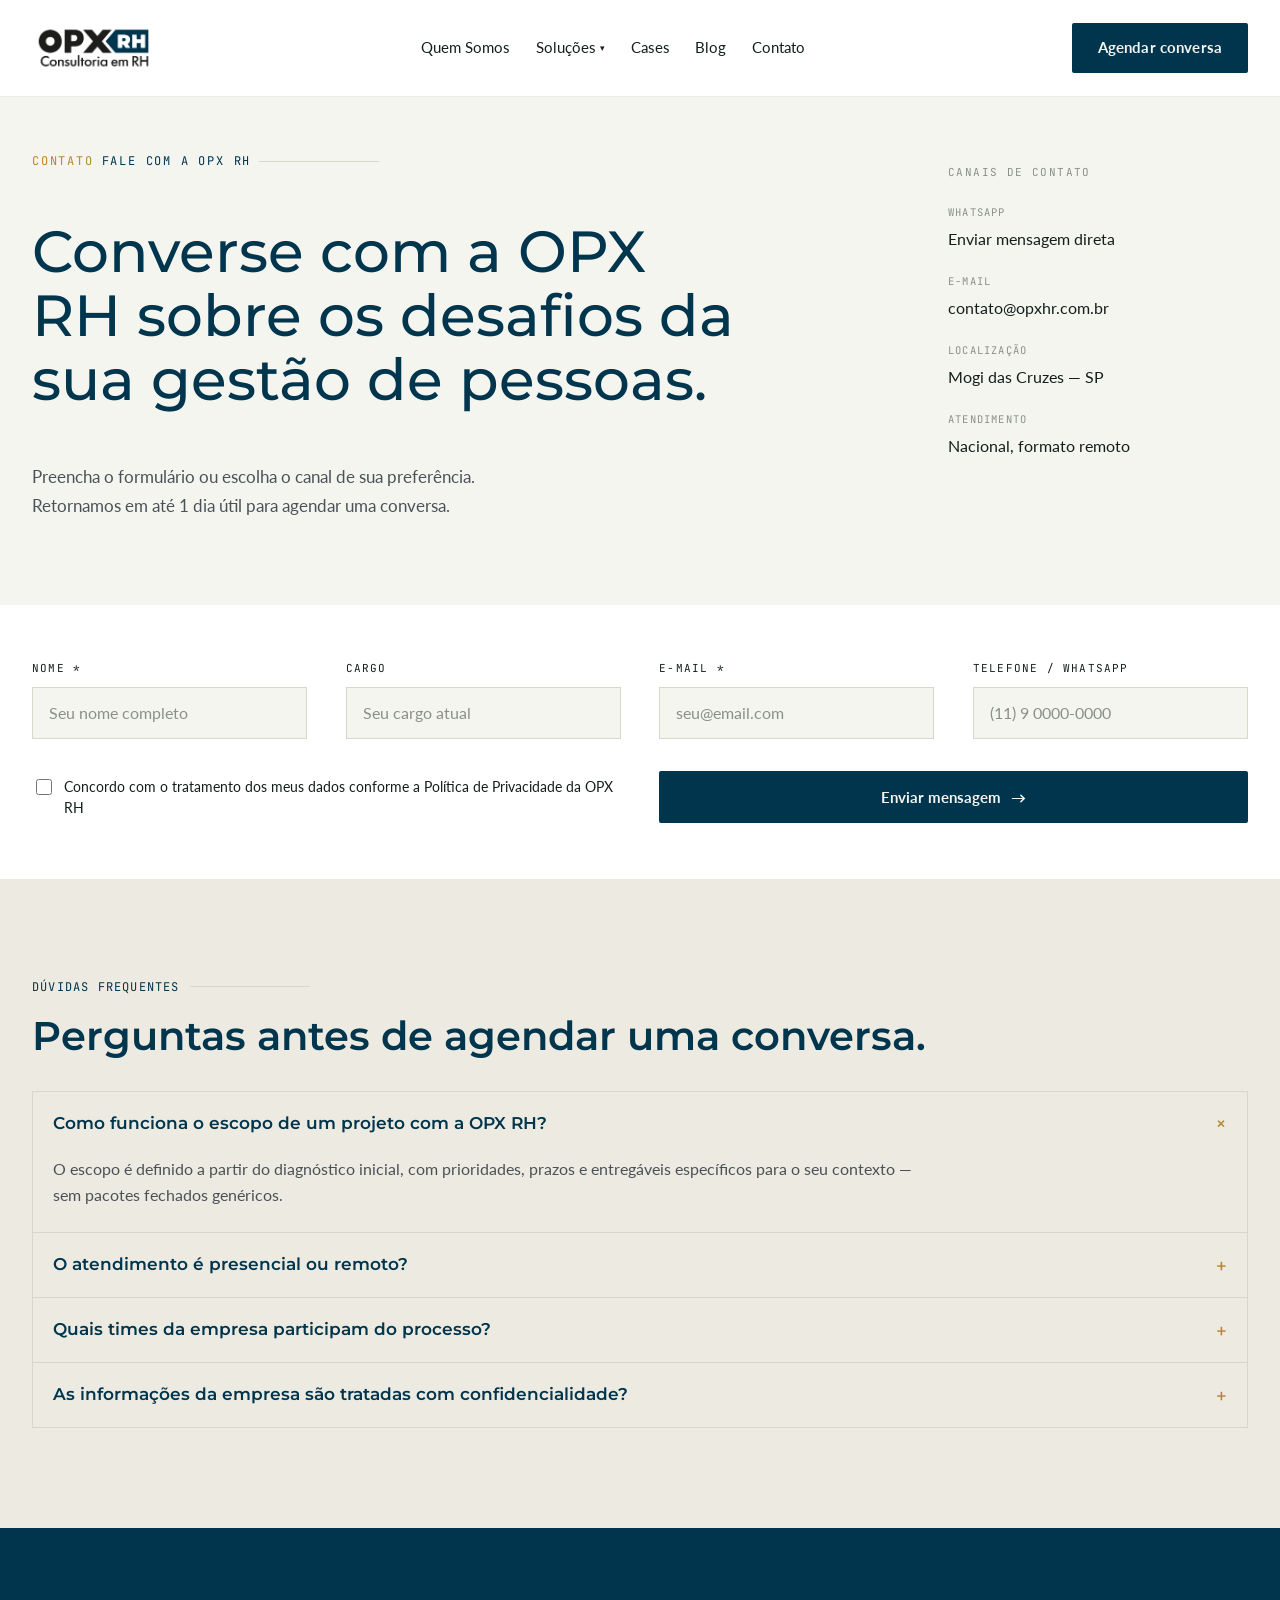
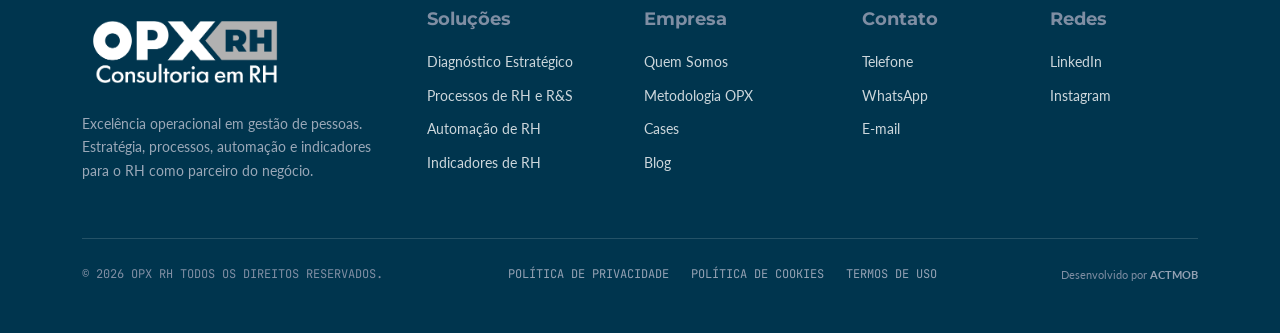
<file: contato.html>
<!DOCTYPE html>
<html lang="pt-BR">
<head>
<meta charset="utf-8">
<meta name="viewport" content="width=device-width, initial-scale=1">
<title>Contato — OPX RH</title>
<link rel="preconnect" href="https://fonts.googleapis.com">
<link rel="preconnect" href="https://fonts.gstatic.com" crossorigin>
<link href="https://fonts.googleapis.com/css2?family=Fraunces:ital,opsz,wght@0,9..144,400;0,9..144,500;0,9..144,600;1,9..144,400;1,9..144,600&amp;family=Inter:wght@400;500;600;700&amp;family=JetBrains+Mono:wght@400;500;700&amp;family=Lato:wght@400;700&amp;family=Montserrat:ital,wght@0,400;0,500;0,600;0,700;1,600;1,700&amp;display=swap" rel="stylesheet">
<link rel="stylesheet" href="css/styles.css">
<script src="js/main.js" defer></script>
</head>
<body>
<div class="s144">
  

<header class="s2">
  <div class="s3">
    <a class="s4" href="index.html" aria-label="OPX RH — início">
      <img class="s5" src="assets/img/logo.png" alt="OPX RH Consultoria em RH">
    </a>
    <div class="only-desktop">
      <nav class="s6">
        <a class="s7 h1" href="quem-somos.html">Quem Somos</a>
        <div class="s8" data-mouseenter="openSol" data-mouseleave="closeSol">
          <a class="s9 h1" href="solucoes.html">Soluções <span class="s10">▾</span></a>
          <div data-if="solOpen" hidden>
            <div class="s11">
              
                <a class="s12 h2" href="solucoes.html">
                  <span class="s13">Estratégia</span>
                  <span class="s14">Diagnóstico Estratégico de RH</span>
                </a>
              
                <a class="s12 h2" href="solucao-processos.html">
                  <span class="s13">Processos</span>
                  <span class="s14">Estruturação de Processos de RH e R&amp;S</span>
                </a>
              
                <a class="s12 h2" href="solucoes.html">
                  <span class="s13">Tecnologia</span>
                  <span class="s14">Automação de RH</span>
                </a>
              
                <a class="s12 h2" href="solucoes.html">
                  <span class="s13">Pessoas</span>
                  <span class="s14">Desenvolvimento de Pessoas</span>
                </a>
              
                <a class="s12 h2" href="solucoes.html">
                  <span class="s13">Liderança</span>
                  <span class="s14">Desenvolvimento de Lideranças</span>
                </a>
              
                <a class="s12 h2" href="solucoes.html">
                  <span class="s13">Performance</span>
                  <span class="s14">Gestão de Performance</span>
                </a>
              
                <a class="s12 h2" href="solucoes.html">
                  <span class="s13">Conformidade</span>
                  <span class="s14">Compliance Trabalhista</span>
                </a>
              
                <a class="s12 h2" href="solucoes.html">
                  <span class="s13">Cultura</span>
                  <span class="s14">Cultura Organizacional</span>
                </a>
              
                <a class="s12 h2" href="solucoes.html">
                  <span class="s13">Dados</span>
                  <span class="s14">Indicadores de RH</span>
                </a>
              
            </div>
          </div>
        </div>
        <a class="s7 h1" href="cases.html">Cases</a>
        <a class="s7 h1" href="blog.html">Blog</a>
        <a class="s7 h1" href="contato.html">Contato</a>
      </nav>
      <a class="s15 h3" href="contato.html">Agendar conversa</a>
    </div>
    <div class="only-mobile">
      <button class="s16" data-action="toggleMenu" aria-label="Abrir menu">
        <span class="s17"></span>
        <span class="s17"></span>
        <span class="s17"></span>
      </button>
    </div>
  </div>
  <div data-if="menuOpen" hidden>
    <nav class="s18">
      
        <a class="s19" href="index.html">
          <span>Início</span>
          <span class="s20">01</span>
        </a>
      
        <a class="s19" href="quem-somos.html">
          <span>Quem Somos</span>
          <span class="s20">02</span>
        </a>
      
        <a class="s19" href="solucoes.html">
          <span>Soluções</span>
          <span class="s20">03</span>
        </a>
      
        <a class="s19" href="cases.html">
          <span>Cases</span>
          <span class="s20">04</span>
        </a>
      
        <a class="s19" href="blog.html">
          <span>Blog</span>
          <span class="s20">05</span>
        </a>
      
        <a class="s19" href="contato.html">
          <span>Contato</span>
          <span class="s20">06</span>
        </a>
      
      <a class="s21" href="contato.html">Agendar conversa</a>
    </nav>
  </div>
</header>


  <section class="s410" data-screen-label="Hero">
    <div class="s411">
      <div class="s412">
        <div class="s147">
          <span class="s354">Contato</span>
          <span class="s413">Fale com a OPX RH</span>
          <span class="s150"></span>
        </div>
        <h1 class="s414">Converse com a OPX RH sobre os desafios da sua gestão de pessoas.</h1>
        <p class="s415">Preencha o formulário ou escolha o canal de sua preferência. Retornamos em até 1 dia útil para agendar uma conversa.</p>
      </div>
      <div class="s416">
        <span class="s417">Canais de contato</span>
        
          <div class="s418">
            <span class="s419">WhatsApp</span>
            <a class="s420 h1" href="#">Enviar mensagem direta</a>
          </div>
        
          <div class="s418">
            <span class="s419">E-mail</span>
            <a class="s420 h1" href="mailto:contato@opxhr.com.br">contato@opxhr.com.br</a>
          </div>
        
          <div class="s418">
            <span class="s419">Localização</span>
            <a class="s420 h1" href="#">Mogi das Cruzes — SP</a>
          </div>
        
          <div class="s418">
            <span class="s419">Atendimento</span>
            <a class="s420 h1" href="#">Nacional, formato remoto</a>
          </div>
        
      </div>
    </div>
  </section>

  <section class="s421" data-screen-label="Formulário">
    <form class="s42" data-submit="enviar">
      <div class="s422">
        
          <label class="s135">
            <span class="s423">Nome *</span>
            <input class="s424" type="text" name="nome" placeholder="Seu nome completo" value="" data-change="f.onChange" data-i="0">
          </label>
        
          <label class="s135">
            <span class="s423">Cargo</span>
            <input class="s424" type="text" name="cargo" placeholder="Seu cargo atual" value="" data-change="f.onChange" data-i="1">
          </label>
        
          <label class="s135">
            <span class="s423">E-mail *</span>
            <input class="s424" type="email" name="email" placeholder="seu@email.com" value="" data-change="f.onChange" data-i="2">
          </label>
        
          <label class="s135">
            <span class="s423">Telefone / WhatsApp</span>
            <input class="s424" type="tel" name="tel" placeholder="(11) 9 0000-0000" value="" data-change="f.onChange" data-i="3">
          </label>
        
      </div>
      <div class="s425">
        <label class="s426">
          <input class="s427" type="checkbox" data-change="toggleAceite">
          <span class="s428">Concordo com o tratamento dos meus dados conforme a Política de Privacidade da OPX RH</span>
        </label>
        <button class="s429 h17" type="submit">Enviar mensagem <span>→</span></button>
      </div>
      <div data-if="enviado" hidden>
        <div class="s430">Mensagem enviada. Retornamos em até 1 dia útil para agendar a conversa.</div>
      </div>
    </form>
  </section>

  
<section class="s205" data-screen-label="FAQ">
  <div class="s42">
    <div class="s38">
      <span class="s206">Dúvidas frequentes</span>
      <span class="s150"></span>
    </div>
    <h2 class="s207">Perguntas antes de agendar uma conversa.</h2>
    <div class="s208">
      
        <div class="s209">
          <button class="s210" data-action="it.toggle" aria-expanded="true" data-i="0">
            <span class="s211">Como funciona o escopo de um projeto com a OPX RH?</span>
            <span class="s212">+</span>
          </button>
          <div data-if="it.open" data-i="0">
            <p class="s213">O escopo é definido a partir do diagnóstico inicial, com prioridades, prazos e entregáveis específicos para o seu contexto — sem pacotes fechados genéricos.</p>
          </div>
        </div>
      
        <div class="s209">
          <button class="s210" data-action="it.toggle" aria-expanded="false" data-i="1">
            <span class="s211">O atendimento é presencial ou remoto?</span>
            <span class="s214">+</span>
          </button>
          <div data-if="it.open" data-i="1" hidden>
            <p class="s213">Nosso atendimento é nacional e remoto, com flexibilidade para encontros presenciais quando o projeto exige.</p>
          </div>
        </div>
      
        <div class="s209">
          <button class="s210" data-action="it.toggle" aria-expanded="false" data-i="2">
            <span class="s211">Quais times da empresa participam do processo?</span>
            <span class="s214">+</span>
          </button>
          <div data-if="it.open" data-i="2" hidden>
            <p class="s213">Diretoria, RH e as lideranças das áreas envolvidas. O diagnóstico define quem participa de cada etapa e com qual dedicação.</p>
          </div>
        </div>
      
        <div class="s209">
          <button class="s210" data-action="it.toggle" aria-expanded="false" data-i="3">
            <span class="s211">As informações da empresa são tratadas com confidencialidade?</span>
            <span class="s214">+</span>
          </button>
          <div data-if="it.open" data-i="3" hidden>
            <p class="s213">Sim. Todas as informações são tratadas com sigilo, e os cases só são publicados com autorização expressa da empresa.</p>
          </div>
        </div>
      
    </div>
  </div>
</section>

  
<footer class="s127">
  <div class="s128">
    <div class="s129">
      <div class="s130">
        <a href="index.html"><img class="s131" src="assets/img/logo-branco.png" alt="OPX RH Consultoria em RH"></a>
        <p class="s132">Excelência operacional em gestão de pessoas. Estratégia, processos, automação e indicadores para o RH como parceiro do negócio.</p>
      </div>
      <div class="s133">
        <span class="s134">Soluções</span>
        <div class="s135">
          <a class="s136 h10" href="solucoes.html">Diagnóstico Estratégico</a>
          <a class="s136 h10" href="solucao-processos.html">Processos de RH e R&amp;S</a>
          <a class="s136 h10" href="solucoes.html">Automação de RH</a>
          <a class="s136 h10" href="solucoes.html">Indicadores de RH</a>
        </div>
      </div>
      <div class="s133">
        <span class="s134">Empresa</span>
        <div class="s135">
          <a class="s136 h10" href="quem-somos.html">Quem Somos</a>
          <a class="s136 h10" href="quem-somos.html">Metodologia OPX</a>
          <a class="s136 h10" href="cases.html">Cases</a>
          <a class="s136 h10" href="blog.html">Blog</a>
        </div>
      </div>
      <div class="s137">
        <span class="s134">Contato</span>
        <div class="s135">
          <a class="s136 h10" href="contato.html">Telefone</a>
          <a class="s136 h10" href="contato.html">WhatsApp</a>
          <a class="s136 h10" href="mailto:contato@opxhr.com.br">E-mail</a>
        </div>
      </div>
      <div class="s137">
        <span class="s134">Redes</span>
        <div class="s135">
          <a class="s136 h10" href="#">LinkedIn</a>
          <a class="s136 h10" href="#">Instagram</a>
        </div>
      </div>
    </div>
    <div class="s138">
      <span class="s139">© 2026 OPX RH Todos os direitos reservados.</span>
      <div class="s140">
        <a class="s141 h11" href="#">Política de Privacidade</a>
        <a class="s141 h11" href="#">Política de Cookies</a>
        <a class="s141 h11" href="#">Termos de Uso</a>
      </div>
      <span class="s142">Desenvolvido por <span class="s143">ACTMOB</span></span>
    </div>
  </div>
</footer>

</div>
</body>
</html>
</file>
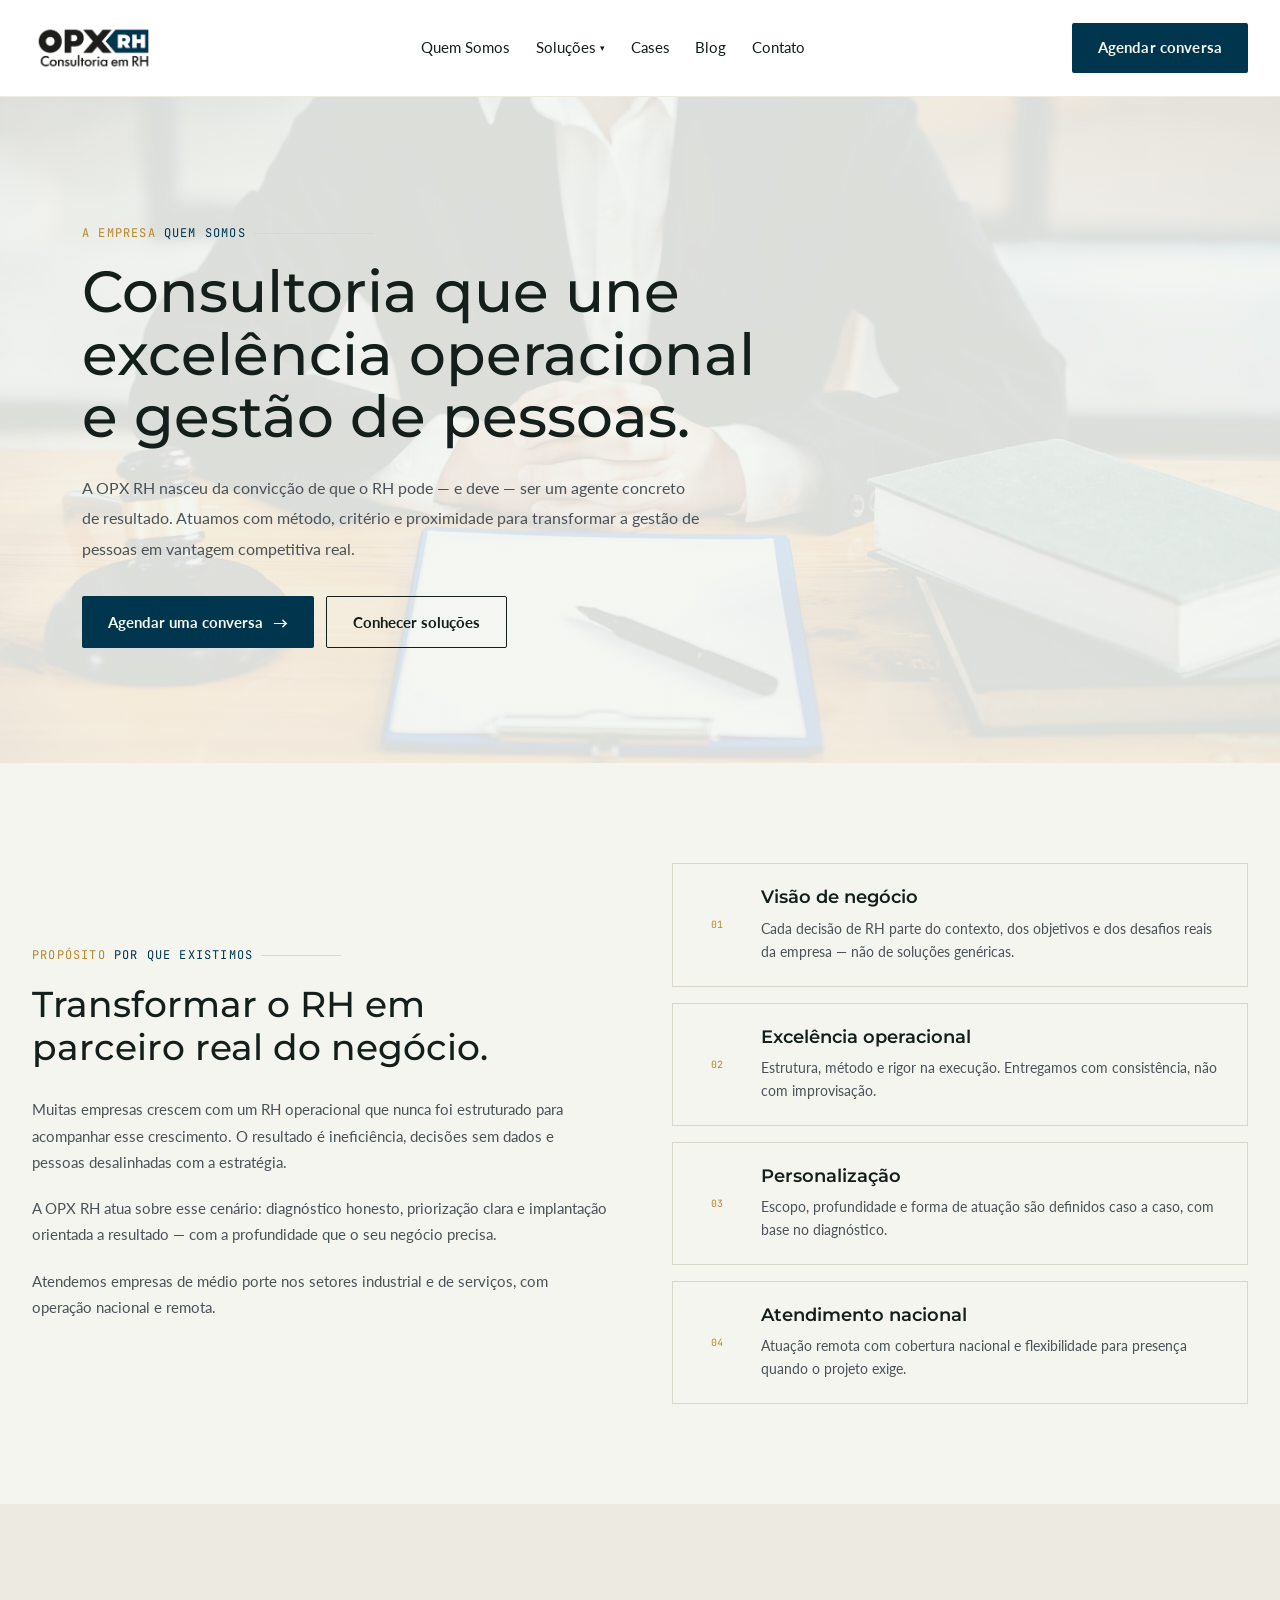
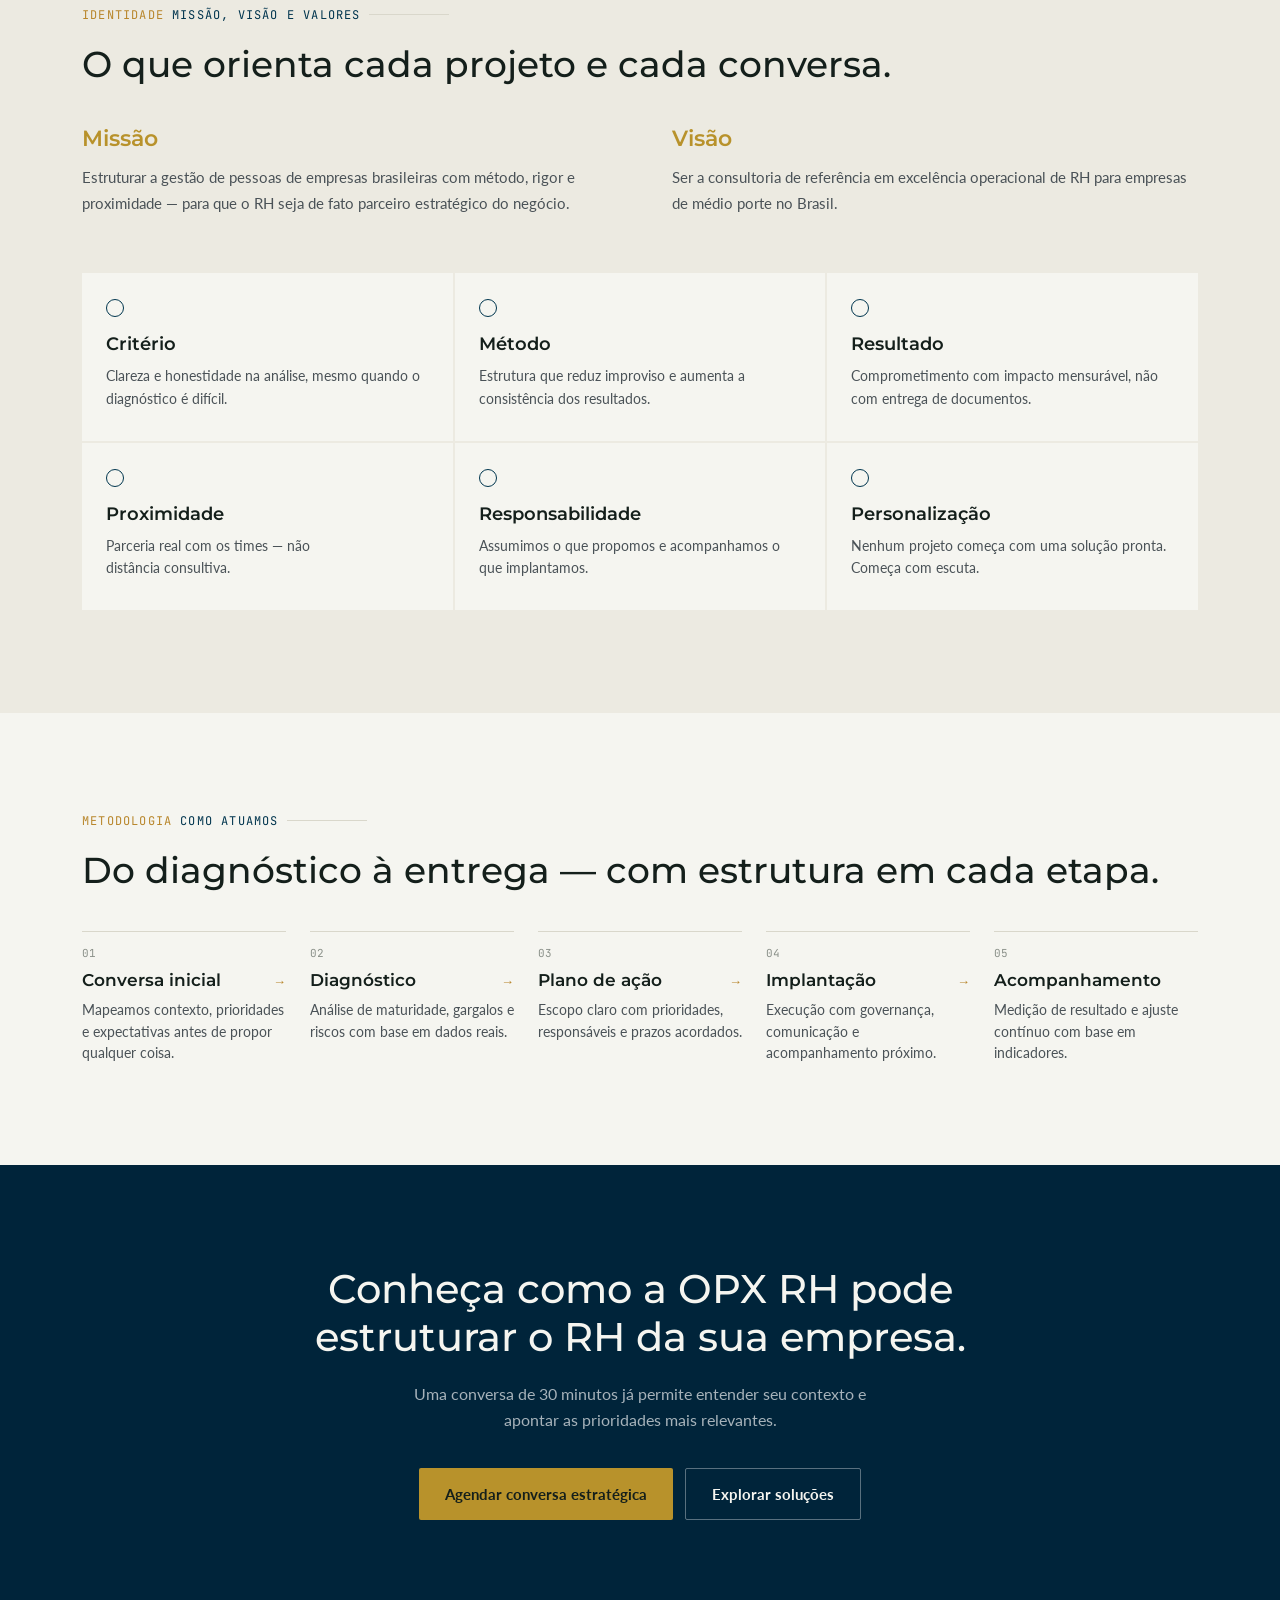
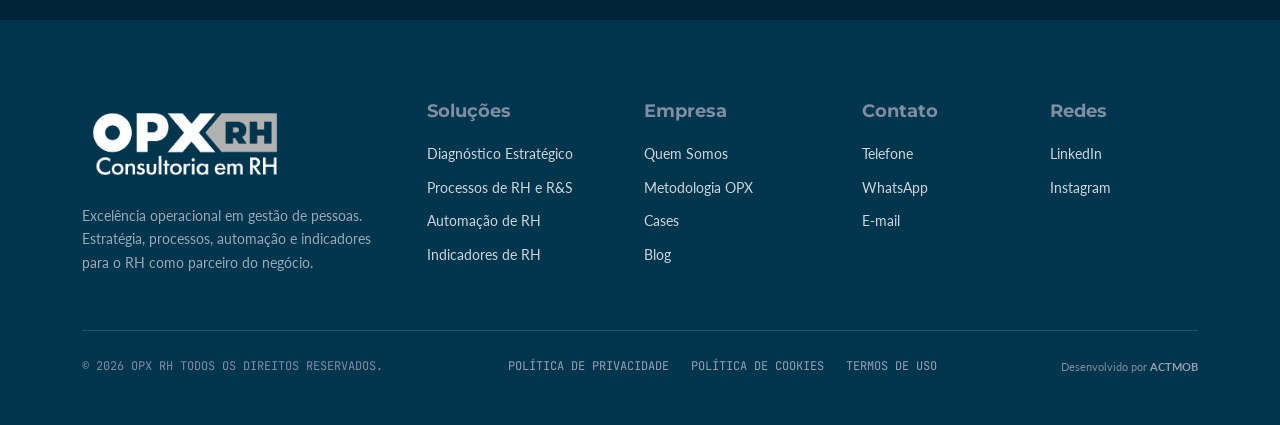
<file: quem-somos.html>
<!DOCTYPE html>
<html lang="pt-BR">
<head>
<meta charset="utf-8">
<meta name="viewport" content="width=device-width, initial-scale=1">
<title>Quem Somos — OPX RH</title>
<link rel="preconnect" href="https://fonts.googleapis.com">
<link rel="preconnect" href="https://fonts.gstatic.com" crossorigin>
<link href="https://fonts.googleapis.com/css2?family=Fraunces:ital,opsz,wght@0,9..144,400;0,9..144,500;0,9..144,600;1,9..144,400;1,9..144,600&amp;family=Inter:wght@400;500;600;700&amp;family=JetBrains+Mono:wght@400;500;700&amp;family=Lato:wght@400;700&amp;family=Montserrat:ital,wght@0,400;0,500;0,600;0,700;1,600;1,700&amp;display=swap" rel="stylesheet">
<link rel="stylesheet" href="css/styles.css">
<script src="js/main.js" defer></script>
</head>
<body>
<div class="s144">
  

<header class="s2">
  <div class="s3">
    <a class="s4" href="index.html" aria-label="OPX RH — início">
      <img class="s5" src="assets/img/logo.png" alt="OPX RH Consultoria em RH">
    </a>
    <div class="only-desktop">
      <nav class="s6">
        <a class="s7 h1" href="quem-somos.html">Quem Somos</a>
        <div class="s8" data-mouseenter="openSol" data-mouseleave="closeSol">
          <a class="s9 h1" href="solucoes.html">Soluções <span class="s10">▾</span></a>
          <div data-if="solOpen" hidden>
            <div class="s11">
              
                <a class="s12 h2" href="solucoes.html">
                  <span class="s13">Estratégia</span>
                  <span class="s14">Diagnóstico Estratégico de RH</span>
                </a>
              
                <a class="s12 h2" href="solucao-processos.html">
                  <span class="s13">Processos</span>
                  <span class="s14">Estruturação de Processos de RH e R&amp;S</span>
                </a>
              
                <a class="s12 h2" href="solucoes.html">
                  <span class="s13">Tecnologia</span>
                  <span class="s14">Automação de RH</span>
                </a>
              
                <a class="s12 h2" href="solucoes.html">
                  <span class="s13">Pessoas</span>
                  <span class="s14">Desenvolvimento de Pessoas</span>
                </a>
              
                <a class="s12 h2" href="solucoes.html">
                  <span class="s13">Liderança</span>
                  <span class="s14">Desenvolvimento de Lideranças</span>
                </a>
              
                <a class="s12 h2" href="solucoes.html">
                  <span class="s13">Performance</span>
                  <span class="s14">Gestão de Performance</span>
                </a>
              
                <a class="s12 h2" href="solucoes.html">
                  <span class="s13">Conformidade</span>
                  <span class="s14">Compliance Trabalhista</span>
                </a>
              
                <a class="s12 h2" href="solucoes.html">
                  <span class="s13">Cultura</span>
                  <span class="s14">Cultura Organizacional</span>
                </a>
              
                <a class="s12 h2" href="solucoes.html">
                  <span class="s13">Dados</span>
                  <span class="s14">Indicadores de RH</span>
                </a>
              
            </div>
          </div>
        </div>
        <a class="s7 h1" href="cases.html">Cases</a>
        <a class="s7 h1" href="blog.html">Blog</a>
        <a class="s7 h1" href="contato.html">Contato</a>
      </nav>
      <a class="s15 h3" href="contato.html">Agendar conversa</a>
    </div>
    <div class="only-mobile">
      <button class="s16" data-action="toggleMenu" aria-label="Abrir menu">
        <span class="s17"></span>
        <span class="s17"></span>
        <span class="s17"></span>
      </button>
    </div>
  </div>
  <div data-if="menuOpen" hidden>
    <nav class="s18">
      
        <a class="s19" href="index.html">
          <span>Início</span>
          <span class="s20">01</span>
        </a>
      
        <a class="s19" href="quem-somos.html">
          <span>Quem Somos</span>
          <span class="s20">02</span>
        </a>
      
        <a class="s19" href="solucoes.html">
          <span>Soluções</span>
          <span class="s20">03</span>
        </a>
      
        <a class="s19" href="cases.html">
          <span>Cases</span>
          <span class="s20">04</span>
        </a>
      
        <a class="s19" href="blog.html">
          <span>Blog</span>
          <span class="s20">05</span>
        </a>
      
        <a class="s19" href="contato.html">
          <span>Contato</span>
          <span class="s20">06</span>
        </a>
      
      <a class="s21" href="contato.html">Agendar conversa</a>
    </nav>
  </div>
</header>


  <section class="s145" data-screen-label="Hero">
    <div class="s146">
      <div class="s147">
        <span class="s148">A Empresa</span>
        <span class="s149">Quem somos</span>
        <span class="s150"></span>
      </div>
      <h1 class="s151">Consultoria que une excelência operacional e gestão de pessoas.</h1>
      <p class="s152">A OPX RH nasceu da convicção de que o RH pode — e deve — ser um agente concreto de resultado. Atuamos com método, critério e proximidade para transformar a gestão de pessoas em vantagem competitiva real.</p>
      <div class="s153">
        <a class="s154 h3" href="contato.html">Agendar uma conversa <span>→</span></a>
        <a class="s155 h3" href="solucoes.html">Conhecer soluções</a>
      </div>
    </div>
  </section>

  <section class="s156" data-screen-label="Propósito">
    <div class="s157">
      <div class="s158">
        <div class="s147">
          <span class="s148">Propósito</span>
          <span class="s149">Por que existimos</span>
          <span class="s159"></span>
        </div>
        <h2 class="s160">Transformar o RH em parceiro real do negócio.</h2>
        <div class="s161">
          <p class="s162">Muitas empresas crescem com um RH operacional que nunca foi estruturado para acompanhar esse crescimento. O resultado é ineficiência, decisões sem dados e pessoas desalinhadas com a estratégia.</p>
          <p class="s162">A OPX RH atua sobre esse cenário: diagnóstico honesto, priorização clara e implantação orientada a resultado — com a profundidade que o seu negócio precisa.</p>
          <p class="s162">Atendemos empresas de médio porte nos setores industrial e de serviços, com operação nacional e remota.</p>
        </div>
      </div>
      <div class="s163">
        
          <div class="s164">
            <span class="s165">01</span>
            <div>
              <h3 class="s166">Visão de negócio</h3>
              <p class="s167">Cada decisão de RH parte do contexto, dos objetivos e dos desafios reais da empresa — não de soluções genéricas.</p>
            </div>
          </div>
        
          <div class="s164">
            <span class="s165">02</span>
            <div>
              <h3 class="s166">Excelência operacional</h3>
              <p class="s167">Estrutura, método e rigor na execução. Entregamos com consistência, não com improvisação.</p>
            </div>
          </div>
        
          <div class="s164">
            <span class="s165">03</span>
            <div>
              <h3 class="s166">Personalização</h3>
              <p class="s167">Escopo, profundidade e forma de atuação são definidos caso a caso, com base no diagnóstico.</p>
            </div>
          </div>
        
          <div class="s164">
            <span class="s165">04</span>
            <div>
              <h3 class="s166">Atendimento nacional</h3>
              <p class="s167">Atuação remota com cobertura nacional e flexibilidade para presença quando o projeto exige.</p>
            </div>
          </div>
        
      </div>
    </div>
  </section>

  <section class="s57" data-screen-label="Identidade">
    <div class="s146">
      <div class="s147">
        <span class="s148">Identidade</span>
        <span class="s149">Missão, visão e valores</span>
        <span class="s159"></span>
      </div>
      <h2 class="s160">O que orienta cada projeto e cada conversa.</h2>
      <div class="s168">
        <div>
          <h3 class="s169">Missão</h3>
          <p class="s170">Estruturar a gestão de pessoas de empresas brasileiras com método, rigor e proximidade — para que o RH seja de fato parceiro estratégico do negócio.</p>
        </div>
        <div>
          <h3 class="s169">Visão</h3>
          <p class="s170">Ser a consultoria de referência em excelência operacional de RH para empresas de médio porte no Brasil.</p>
        </div>
      </div>
      <div class="s171">
        
          <div class="s172">
            <span class="s173"></span>
            <h3 class="s174">Critério</h3>
            <p class="s175">Clareza e honestidade na análise, mesmo quando o diagnóstico é difícil.</p>
          </div>
        
          <div class="s172">
            <span class="s173"></span>
            <h3 class="s174">Método</h3>
            <p class="s175">Estrutura que reduz improviso e aumenta a consistência dos resultados.</p>
          </div>
        
          <div class="s172">
            <span class="s173"></span>
            <h3 class="s174">Resultado</h3>
            <p class="s175">Comprometimento com impacto mensurável, não com entrega de documentos.</p>
          </div>
        
          <div class="s172">
            <span class="s173"></span>
            <h3 class="s174">Proximidade</h3>
            <p class="s175">Parceria real com os times — não distância consultiva.</p>
          </div>
        
          <div class="s172">
            <span class="s173"></span>
            <h3 class="s174">Responsabilidade</h3>
            <p class="s175">Assumimos o que propomos e acompanhamos o que implantamos.</p>
          </div>
        
          <div class="s172">
            <span class="s173"></span>
            <h3 class="s174">Personalização</h3>
            <p class="s175">Nenhum projeto começa com uma solução pronta. Começa com escuta.</p>
          </div>
        
      </div>
    </div>
  </section>

  <section class="s156" data-screen-label="Metodologia">
    <div class="s146">
      <div class="s147">
        <span class="s148">Metodologia</span>
        <span class="s149">Como atuamos</span>
        <span class="s159"></span>
      </div>
      <h2 class="s160">Do diagnóstico à entrega — com estrutura em cada etapa.</h2>
      <div class="s176">
        
          <div class="s177">
            <span class="s178">01</span>
            <div class="s179">
              <h3 class="s180">Conversa inicial</h3>
              <span class="s181">→</span>
            </div>
            <p class="s182">Mapeamos contexto, prioridades e expectativas antes de propor qualquer coisa.</p>
          </div>
        
          <div class="s177">
            <span class="s178">02</span>
            <div class="s179">
              <h3 class="s180">Diagnóstico</h3>
              <span class="s181">→</span>
            </div>
            <p class="s182">Análise de maturidade, gargalos e riscos com base em dados reais.</p>
          </div>
        
          <div class="s177">
            <span class="s178">03</span>
            <div class="s179">
              <h3 class="s180">Plano de ação</h3>
              <span class="s181">→</span>
            </div>
            <p class="s182">Escopo claro com prioridades, responsáveis e prazos acordados.</p>
          </div>
        
          <div class="s177">
            <span class="s178">04</span>
            <div class="s179">
              <h3 class="s180">Implantação</h3>
              <span class="s181">→</span>
            </div>
            <p class="s182">Execução com governança, comunicação e acompanhamento próximo.</p>
          </div>
        
          <div class="s177">
            <span class="s178">05</span>
            <div class="s179">
              <h3 class="s180">Acompanhamento</h3>
              <span class="s181"></span>
            </div>
            <p class="s182">Medição de resultado e ajuste contínuo com base em indicadores.</p>
          </div>
        
      </div>
    </div>
  </section>

  <section class="s183" data-screen-label="CTA">
    <div class="s23">
      <h2 class="s184">Conheça como a OPX RH pode estruturar o RH da sua empresa.</h2>
      <p class="s185">Uma conversa de 30 minutos já permite entender seu contexto e apontar as prioridades mais relevantes.</p>
      <div class="s186">
        <a class="s187 h8" href="contato.html">Agendar conversa estratégica</a>
        <a class="s188 h9" href="solucoes.html">Explorar soluções</a>
      </div>
    </div>
  </section>

  
<footer class="s127">
  <div class="s128">
    <div class="s129">
      <div class="s130">
        <a href="index.html"><img class="s131" src="assets/img/logo-branco.png" alt="OPX RH Consultoria em RH"></a>
        <p class="s132">Excelência operacional em gestão de pessoas. Estratégia, processos, automação e indicadores para o RH como parceiro do negócio.</p>
      </div>
      <div class="s133">
        <span class="s134">Soluções</span>
        <div class="s135">
          <a class="s136 h10" href="solucoes.html">Diagnóstico Estratégico</a>
          <a class="s136 h10" href="solucao-processos.html">Processos de RH e R&amp;S</a>
          <a class="s136 h10" href="solucoes.html">Automação de RH</a>
          <a class="s136 h10" href="solucoes.html">Indicadores de RH</a>
        </div>
      </div>
      <div class="s133">
        <span class="s134">Empresa</span>
        <div class="s135">
          <a class="s136 h10" href="quem-somos.html">Quem Somos</a>
          <a class="s136 h10" href="quem-somos.html">Metodologia OPX</a>
          <a class="s136 h10" href="cases.html">Cases</a>
          <a class="s136 h10" href="blog.html">Blog</a>
        </div>
      </div>
      <div class="s137">
        <span class="s134">Contato</span>
        <div class="s135">
          <a class="s136 h10" href="contato.html">Telefone</a>
          <a class="s136 h10" href="contato.html">WhatsApp</a>
          <a class="s136 h10" href="mailto:contato@opxhr.com.br">E-mail</a>
        </div>
      </div>
      <div class="s137">
        <span class="s134">Redes</span>
        <div class="s135">
          <a class="s136 h10" href="#">LinkedIn</a>
          <a class="s136 h10" href="#">Instagram</a>
        </div>
      </div>
    </div>
    <div class="s138">
      <span class="s139">© 2026 OPX RH Todos os direitos reservados.</span>
      <div class="s140">
        <a class="s141 h11" href="#">Política de Privacidade</a>
        <a class="s141 h11" href="#">Política de Cookies</a>
        <a class="s141 h11" href="#">Termos de Uso</a>
      </div>
      <span class="s142">Desenvolvido por <span class="s143">ACTMOB</span></span>
    </div>
  </div>
</footer>

</div>
</body>
</html>
</file>
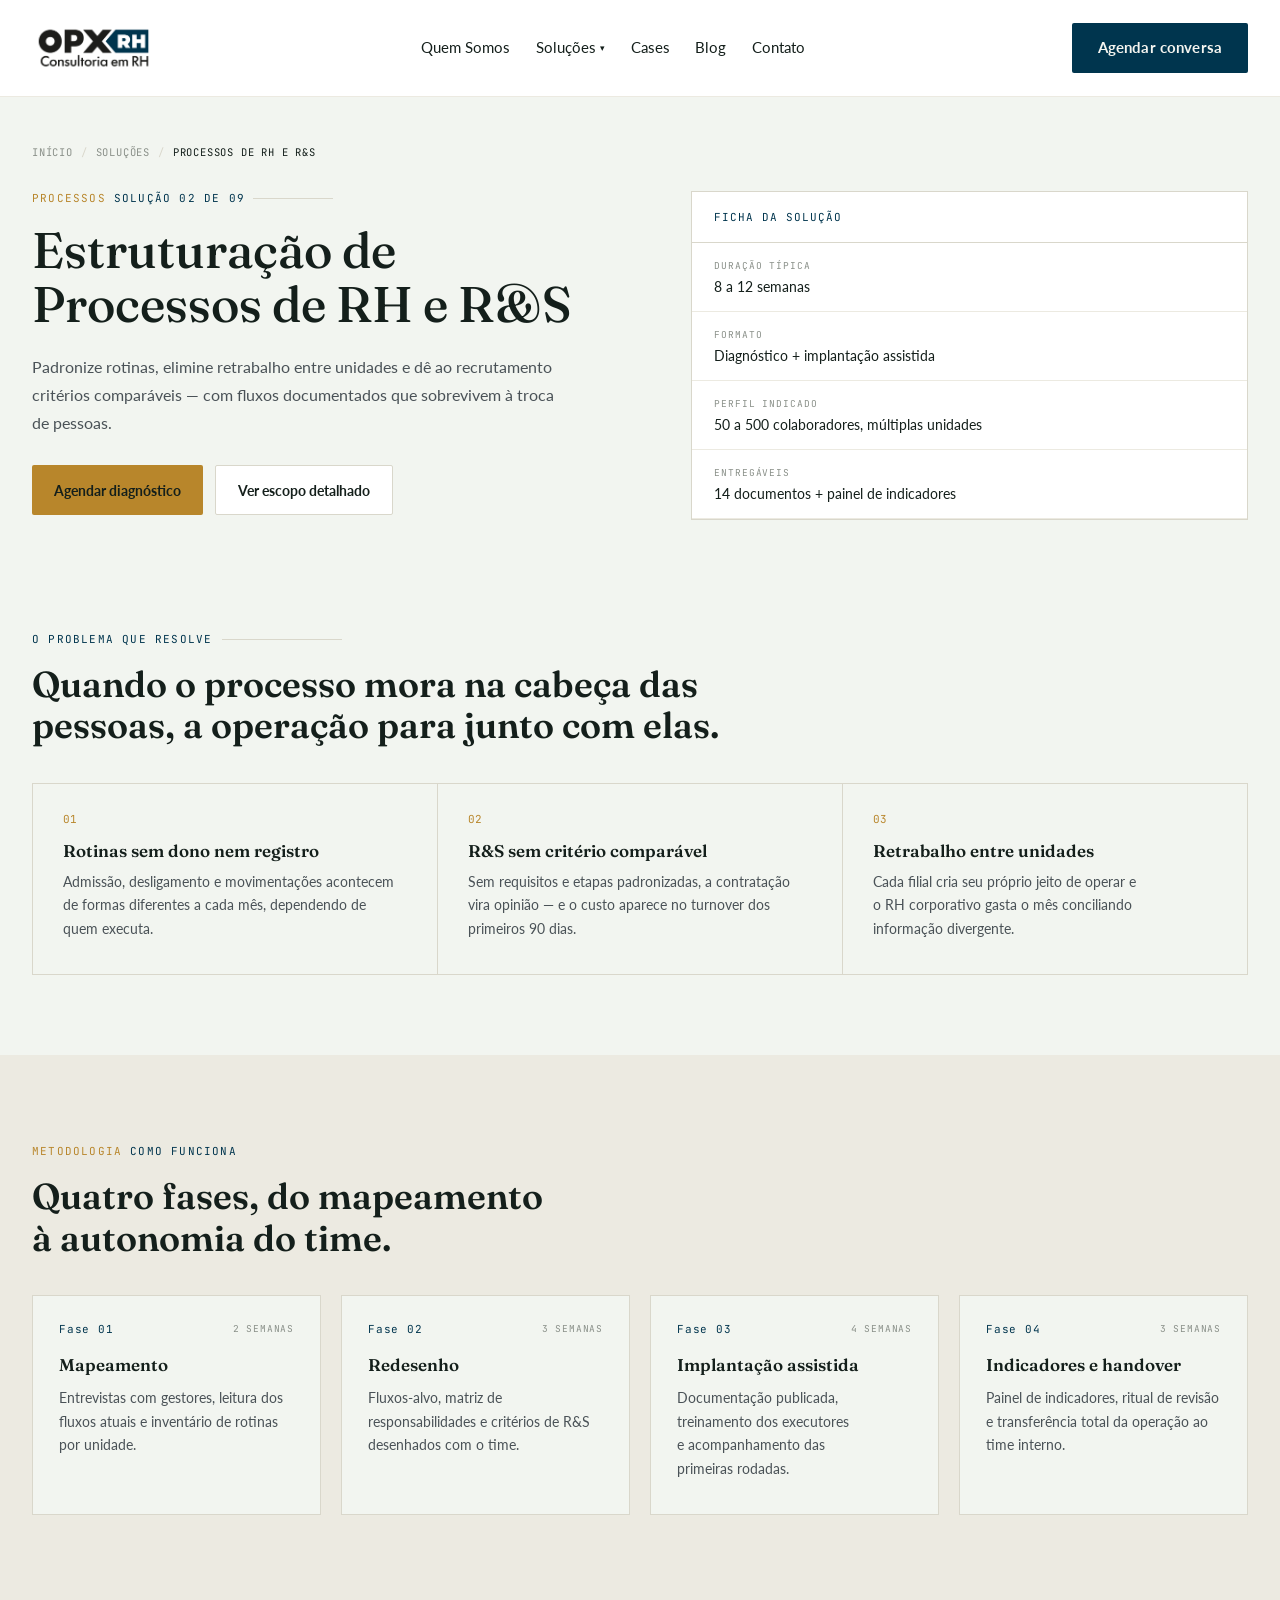
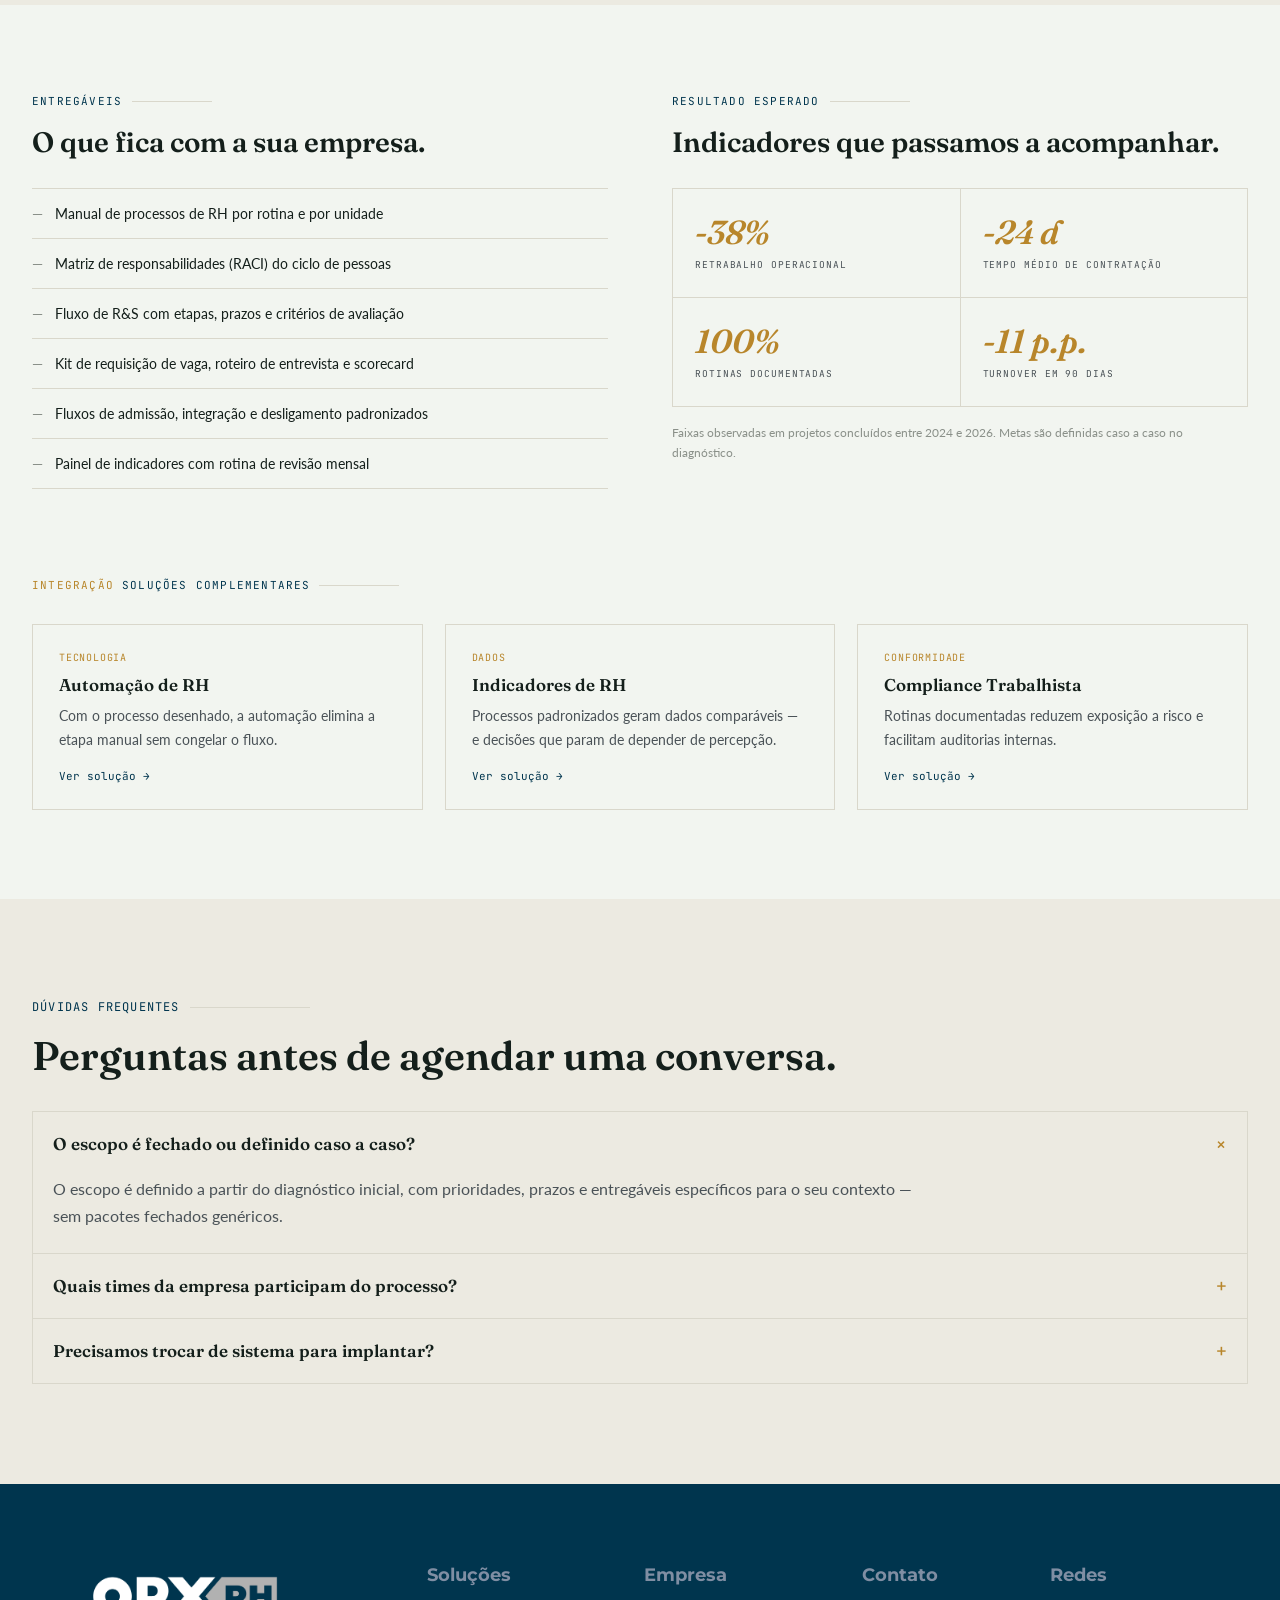
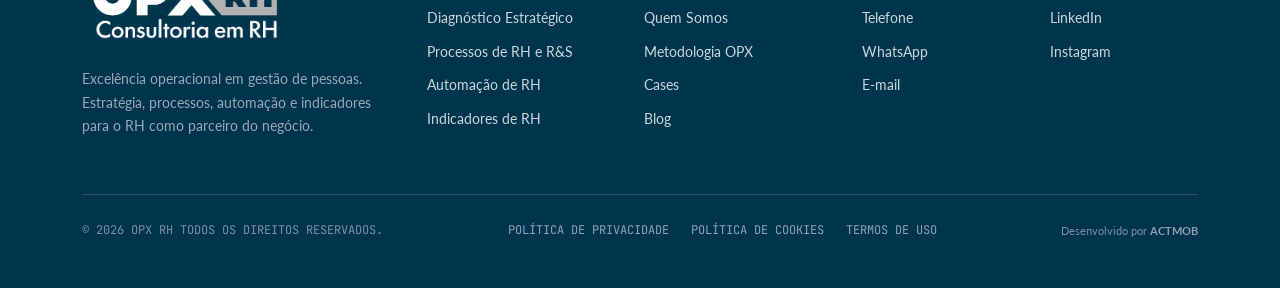
<file: solucao-processos.html>
<!DOCTYPE html>
<html lang="pt-BR">
<head>
<meta charset="utf-8">
<meta name="viewport" content="width=device-width, initial-scale=1">
<title>Estruturação de Processos de RH e R&amp;S — OPX RH</title>
<link rel="preconnect" href="https://fonts.googleapis.com">
<link rel="preconnect" href="https://fonts.gstatic.com" crossorigin>
<link href="https://fonts.googleapis.com/css2?family=Fraunces:ital,opsz,wght@0,9..144,400;0,9..144,500;0,9..144,600;1,9..144,400;1,9..144,600&amp;family=Inter:wght@400;500;600;700&amp;family=JetBrains+Mono:wght@400;500;700&amp;family=Lato:wght@400;700&amp;family=Montserrat:ital,wght@0,400;0,500;0,600;0,700;1,600;1,700&amp;display=swap" rel="stylesheet">
<link rel="stylesheet" href="css/styles.css">
<script src="js/main.js" defer></script>
</head>
<body>
<div class="s218">
  

<header class="s2">
  <div class="s3">
    <a class="s4" href="index.html" aria-label="OPX RH — início">
      <img class="s5" src="assets/img/logo.png" alt="OPX RH Consultoria em RH">
    </a>
    <div class="only-desktop">
      <nav class="s6">
        <a class="s7 h1" href="quem-somos.html">Quem Somos</a>
        <div class="s8" data-mouseenter="openSol" data-mouseleave="closeSol">
          <a class="s9 h1" href="solucoes.html">Soluções <span class="s10">▾</span></a>
          <div data-if="solOpen" hidden>
            <div class="s11">
              
                <a class="s12 h2" href="solucoes.html">
                  <span class="s13">Estratégia</span>
                  <span class="s14">Diagnóstico Estratégico de RH</span>
                </a>
              
                <a class="s12 h2" href="solucao-processos.html">
                  <span class="s13">Processos</span>
                  <span class="s14">Estruturação de Processos de RH e R&amp;S</span>
                </a>
              
                <a class="s12 h2" href="solucoes.html">
                  <span class="s13">Tecnologia</span>
                  <span class="s14">Automação de RH</span>
                </a>
              
                <a class="s12 h2" href="solucoes.html">
                  <span class="s13">Pessoas</span>
                  <span class="s14">Desenvolvimento de Pessoas</span>
                </a>
              
                <a class="s12 h2" href="solucoes.html">
                  <span class="s13">Liderança</span>
                  <span class="s14">Desenvolvimento de Lideranças</span>
                </a>
              
                <a class="s12 h2" href="solucoes.html">
                  <span class="s13">Performance</span>
                  <span class="s14">Gestão de Performance</span>
                </a>
              
                <a class="s12 h2" href="solucoes.html">
                  <span class="s13">Conformidade</span>
                  <span class="s14">Compliance Trabalhista</span>
                </a>
              
                <a class="s12 h2" href="solucoes.html">
                  <span class="s13">Cultura</span>
                  <span class="s14">Cultura Organizacional</span>
                </a>
              
                <a class="s12 h2" href="solucoes.html">
                  <span class="s13">Dados</span>
                  <span class="s14">Indicadores de RH</span>
                </a>
              
            </div>
          </div>
        </div>
        <a class="s7 h1" href="cases.html">Cases</a>
        <a class="s7 h1" href="blog.html">Blog</a>
        <a class="s7 h1" href="contato.html">Contato</a>
      </nav>
      <a class="s15 h3" href="contato.html">Agendar conversa</a>
    </div>
    <div class="only-mobile">
      <button class="s16" data-action="toggleMenu" aria-label="Abrir menu">
        <span class="s17"></span>
        <span class="s17"></span>
        <span class="s17"></span>
      </button>
    </div>
  </div>
  <div data-if="menuOpen" hidden>
    <nav class="s18">
      
        <a class="s19" href="index.html">
          <span>Início</span>
          <span class="s20">01</span>
        </a>
      
        <a class="s19" href="quem-somos.html">
          <span>Quem Somos</span>
          <span class="s20">02</span>
        </a>
      
        <a class="s19" href="solucoes.html">
          <span>Soluções</span>
          <span class="s20">03</span>
        </a>
      
        <a class="s19" href="cases.html">
          <span>Cases</span>
          <span class="s20">04</span>
        </a>
      
        <a class="s19" href="blog.html">
          <span>Blog</span>
          <span class="s20">05</span>
        </a>
      
        <a class="s19" href="contato.html">
          <span>Contato</span>
          <span class="s20">06</span>
        </a>
      
      <a class="s21" href="contato.html">Agendar conversa</a>
    </nav>
  </div>
</header>


  <section class="s219" data-screen-label="Hero">
    <div class="s42">
      <nav class="s220">
        <a class="s221" href="index.html">Início</a><span class="s222">/</span>
        <a class="s221" href="solucoes.html">Soluções</a><span class="s222">/</span>
        <span class="s223">Processos de RH e R&amp;S</span>
      </nav>
      <div class="s224">
        <div>
          <div class="s147">
            <span class="s225">Processos</span>
            <span class="s226">Solução 02 de 09</span>
            <span class="s159"></span>
          </div>
          <h1 class="s227">Estruturação de Processos de RH e R&amp;S</h1>
          <p class="s228">Padronize rotinas, elimine retrabalho entre unidades e dê ao recrutamento critérios comparáveis — com fluxos documentados que sobrevivem à troca de pessoas.</p>
          <div class="s229">
            <a class="s230 h3" href="contato.html">Agendar diagnóstico</a>
            <a class="s231 h13" href="#fases">Ver escopo detalhado</a>
          </div>
        </div>
        <aside class="s232">
          <div class="s233">Ficha da solução</div>
          
            <div class="s234">
              <span class="s235">Duração típica</span>
              <span class="s236">8 a 12 semanas</span>
            </div>
          
            <div class="s234">
              <span class="s235">Formato</span>
              <span class="s236">Diagnóstico + implantação assistida</span>
            </div>
          
            <div class="s234">
              <span class="s235">Perfil indicado</span>
              <span class="s236">50 a 500 colaboradores, múltiplas unidades</span>
            </div>
          
            <div class="s234">
              <span class="s235">Entregáveis</span>
              <span class="s236">14 documentos + painel de indicadores</span>
            </div>
          
        </aside>
      </div>
    </div>
  </section>

  <section class="s237" data-screen-label="Problema">
    <div class="s42">
      <div class="s38">
        <span class="s238">O problema que resolve</span>
        <span class="s150"></span>
      </div>
      <h2 class="s239">Quando o processo mora na cabeça das pessoas, a operação para junto com elas.</h2>
      <div class="s240">
        
          <div class="s241">
            <span class="s242">01</span>
            <h3 class="s243">Rotinas sem dono nem registro</h3>
            <p class="s244">Admissão, desligamento e movimentações acontecem de formas diferentes a cada mês, dependendo de quem executa.</p>
          </div>
        
          <div class="s241">
            <span class="s242">02</span>
            <h3 class="s243">R&amp;S sem critério comparável</h3>
            <p class="s244">Sem requisitos e etapas padronizadas, a contratação vira opinião — e o custo aparece no turnover dos primeiros 90 dias.</p>
          </div>
        
          <div class="s241">
            <span class="s242">03</span>
            <h3 class="s243">Retrabalho entre unidades</h3>
            <p class="s244">Cada filial cria seu próprio jeito de operar e o RH corporativo gasta o mês conciliando informação divergente.</p>
          </div>
        
      </div>
    </div>
  </section>

  <section class="s245" id="fases" data-screen-label="Fases">
    <div class="s42">
      <div class="s147">
        <span class="s225">Metodologia</span>
        <span class="s226">Como funciona</span>
      </div>
      <h2 class="s239">Quatro fases, do mapeamento à autonomia do time.</h2>
      <div class="s246">
        
          <div class="s247">
            <div class="s248">
              <span class="s249">Fase 01</span>
              <span class="s250">2 semanas</span>
            </div>
            <h3 class="s251">Mapeamento</h3>
            <p class="s244">Entrevistas com gestores, leitura dos fluxos atuais e inventário de rotinas por unidade.</p>
          </div>
        
          <div class="s247">
            <div class="s248">
              <span class="s249">Fase 02</span>
              <span class="s250">3 semanas</span>
            </div>
            <h3 class="s251">Redesenho</h3>
            <p class="s244">Fluxos-alvo, matriz de responsabilidades e critérios de R&amp;S desenhados com o time.</p>
          </div>
        
          <div class="s247">
            <div class="s248">
              <span class="s249">Fase 03</span>
              <span class="s250">4 semanas</span>
            </div>
            <h3 class="s251">Implantação assistida</h3>
            <p class="s244">Documentação publicada, treinamento dos executores e acompanhamento das primeiras rodadas.</p>
          </div>
        
          <div class="s247">
            <div class="s248">
              <span class="s249">Fase 04</span>
              <span class="s250">3 semanas</span>
            </div>
            <h3 class="s251">Indicadores e handover</h3>
            <p class="s244">Painel de indicadores, ritual de revisão e transferência total da operação ao time interno.</p>
          </div>
        
      </div>
    </div>
  </section>

  <section class="s252" data-screen-label="Entregáveis">
    <div class="s253">
      <div>
        <div class="s38">
          <span class="s226">Entregáveis</span>
          <span class="s159"></span>
        </div>
        <h2 class="s254">O que fica com a sua empresa.</h2>
        <ul class="s255">
          
            <li class="s256"><span class="s221">—</span><span>Manual de processos de RH por rotina e por unidade</span></li>
          
            <li class="s256"><span class="s221">—</span><span>Matriz de responsabilidades (RACI) do ciclo de pessoas</span></li>
          
            <li class="s256"><span class="s221">—</span><span>Fluxo de R&amp;S com etapas, prazos e critérios de avaliação</span></li>
          
            <li class="s256"><span class="s221">—</span><span>Kit de requisição de vaga, roteiro de entrevista e scorecard</span></li>
          
            <li class="s256"><span class="s221">—</span><span>Fluxos de admissão, integração e desligamento padronizados</span></li>
          
            <li class="s256"><span class="s221">—</span><span>Painel de indicadores com rotina de revisão mensal</span></li>
          
        </ul>
      </div>
      <div>
        <div class="s38">
          <span class="s226">Resultado esperado</span>
          <span class="s159"></span>
        </div>
        <h2 class="s257">Indicadores que passamos a acompanhar.</h2>
        <div class="s258">
          
            <div class="s259">
              <span class="s260">-38%</span>
              <span class="s261">Retrabalho operacional</span>
            </div>
          
            <div class="s259">
              <span class="s260">-24 d</span>
              <span class="s261">Tempo médio de contratação</span>
            </div>
          
            <div class="s259">
              <span class="s260">100%</span>
              <span class="s261">Rotinas documentadas</span>
            </div>
          
            <div class="s259">
              <span class="s260">-11 p.p.</span>
              <span class="s261">Turnover em 90 dias</span>
            </div>
          
        </div>
        <p class="s262">Faixas observadas em projetos concluídos entre 2024 e 2026. Metas são definidas caso a caso no diagnóstico.</p>
      </div>
    </div>
  </section>

  <section class="s263" data-screen-label="Complementares">
    <div class="s42">
      <div class="s147">
        <span class="s225">Integração</span>
        <span class="s226">Soluções complementares</span>
        <span class="s159"></span>
      </div>
      <div class="s264">
        
          <a class="s265 h12" href="solucoes.html">
            <span class="s266">Tecnologia</span>
            <h3 class="s267">Automação de RH</h3>
            <p class="s268">Com o processo desenhado, a automação elimina a etapa manual sem congelar o fluxo.</p>
            <span class="s269">Ver solução →</span>
          </a>
        
          <a class="s265 h12" href="solucoes.html">
            <span class="s266">Dados</span>
            <h3 class="s267">Indicadores de RH</h3>
            <p class="s268">Processos padronizados geram dados comparáveis — e decisões que param de depender de percepção.</p>
            <span class="s269">Ver solução →</span>
          </a>
        
          <a class="s265 h12" href="solucoes.html">
            <span class="s266">Conformidade</span>
            <h3 class="s267">Compliance Trabalhista</h3>
            <p class="s268">Rotinas documentadas reduzem exposição a risco e facilitam auditorias internas.</p>
            <span class="s269">Ver solução →</span>
          </a>
        
      </div>
    </div>
  </section>

  
<section class="s205" data-screen-label="FAQ">
  <div class="s42">
    <div class="s38">
      <span class="s206">Dúvidas frequentes</span>
      <span class="s150"></span>
    </div>
    <h2 class="s270">Perguntas antes de agendar uma conversa.</h2>
    <div class="s208">
      
        <div class="s209">
          <button class="s210" data-action="it.toggle" aria-expanded="true" data-i="0">
            <span class="s271">O escopo é fechado ou definido caso a caso?</span>
            <span class="s212">+</span>
          </button>
          <div data-if="it.open" data-i="0">
            <p class="s213">O escopo é definido a partir do diagnóstico inicial, com prioridades, prazos e entregáveis específicos para o seu contexto — sem pacotes fechados genéricos.</p>
          </div>
        </div>
      
        <div class="s209">
          <button class="s210" data-action="it.toggle" aria-expanded="false" data-i="1">
            <span class="s271">Quais times da empresa participam do processo?</span>
            <span class="s214">+</span>
          </button>
          <div data-if="it.open" data-i="1" hidden>
            <p class="s213">RH corporativo, analistas das unidades e as lideranças que executam as rotinas. O redesenho é feito com quem opera, não apenas para quem opera.</p>
          </div>
        </div>
      
        <div class="s209">
          <button class="s210" data-action="it.toggle" aria-expanded="false" data-i="2">
            <span class="s271">Precisamos trocar de sistema para implantar?</span>
            <span class="s214">+</span>
          </button>
          <div data-if="it.open" data-i="2" hidden>
            <p class="s213">Não. A estruturação parte das ferramentas que a empresa já utiliza; a automação entra depois, apenas onde o processo já está estável.</p>
          </div>
        </div>
      
    </div>
  </div>
</section>

  
<footer class="s127">
  <div class="s128">
    <div class="s129">
      <div class="s130">
        <a href="index.html"><img class="s131" src="assets/img/logo-branco.png" alt="OPX RH Consultoria em RH"></a>
        <p class="s132">Excelência operacional em gestão de pessoas. Estratégia, processos, automação e indicadores para o RH como parceiro do negócio.</p>
      </div>
      <div class="s133">
        <span class="s134">Soluções</span>
        <div class="s135">
          <a class="s136 h10" href="solucoes.html">Diagnóstico Estratégico</a>
          <a class="s136 h10" href="solucao-processos.html">Processos de RH e R&amp;S</a>
          <a class="s136 h10" href="solucoes.html">Automação de RH</a>
          <a class="s136 h10" href="solucoes.html">Indicadores de RH</a>
        </div>
      </div>
      <div class="s133">
        <span class="s134">Empresa</span>
        <div class="s135">
          <a class="s136 h10" href="quem-somos.html">Quem Somos</a>
          <a class="s136 h10" href="quem-somos.html">Metodologia OPX</a>
          <a class="s136 h10" href="cases.html">Cases</a>
          <a class="s136 h10" href="blog.html">Blog</a>
        </div>
      </div>
      <div class="s137">
        <span class="s134">Contato</span>
        <div class="s135">
          <a class="s136 h10" href="contato.html">Telefone</a>
          <a class="s136 h10" href="contato.html">WhatsApp</a>
          <a class="s136 h10" href="mailto:contato@opxhr.com.br">E-mail</a>
        </div>
      </div>
      <div class="s137">
        <span class="s134">Redes</span>
        <div class="s135">
          <a class="s136 h10" href="#">LinkedIn</a>
          <a class="s136 h10" href="#">Instagram</a>
        </div>
      </div>
    </div>
    <div class="s138">
      <span class="s139">© 2026 OPX RH Todos os direitos reservados.</span>
      <div class="s140">
        <a class="s141 h11" href="#">Política de Privacidade</a>
        <a class="s141 h11" href="#">Política de Cookies</a>
        <a class="s141 h11" href="#">Termos de Uso</a>
      </div>
      <span class="s142">Desenvolvido por <span class="s143">ACTMOB</span></span>
    </div>
  </div>
</footer>

</div>
</body>
</html>
</file>
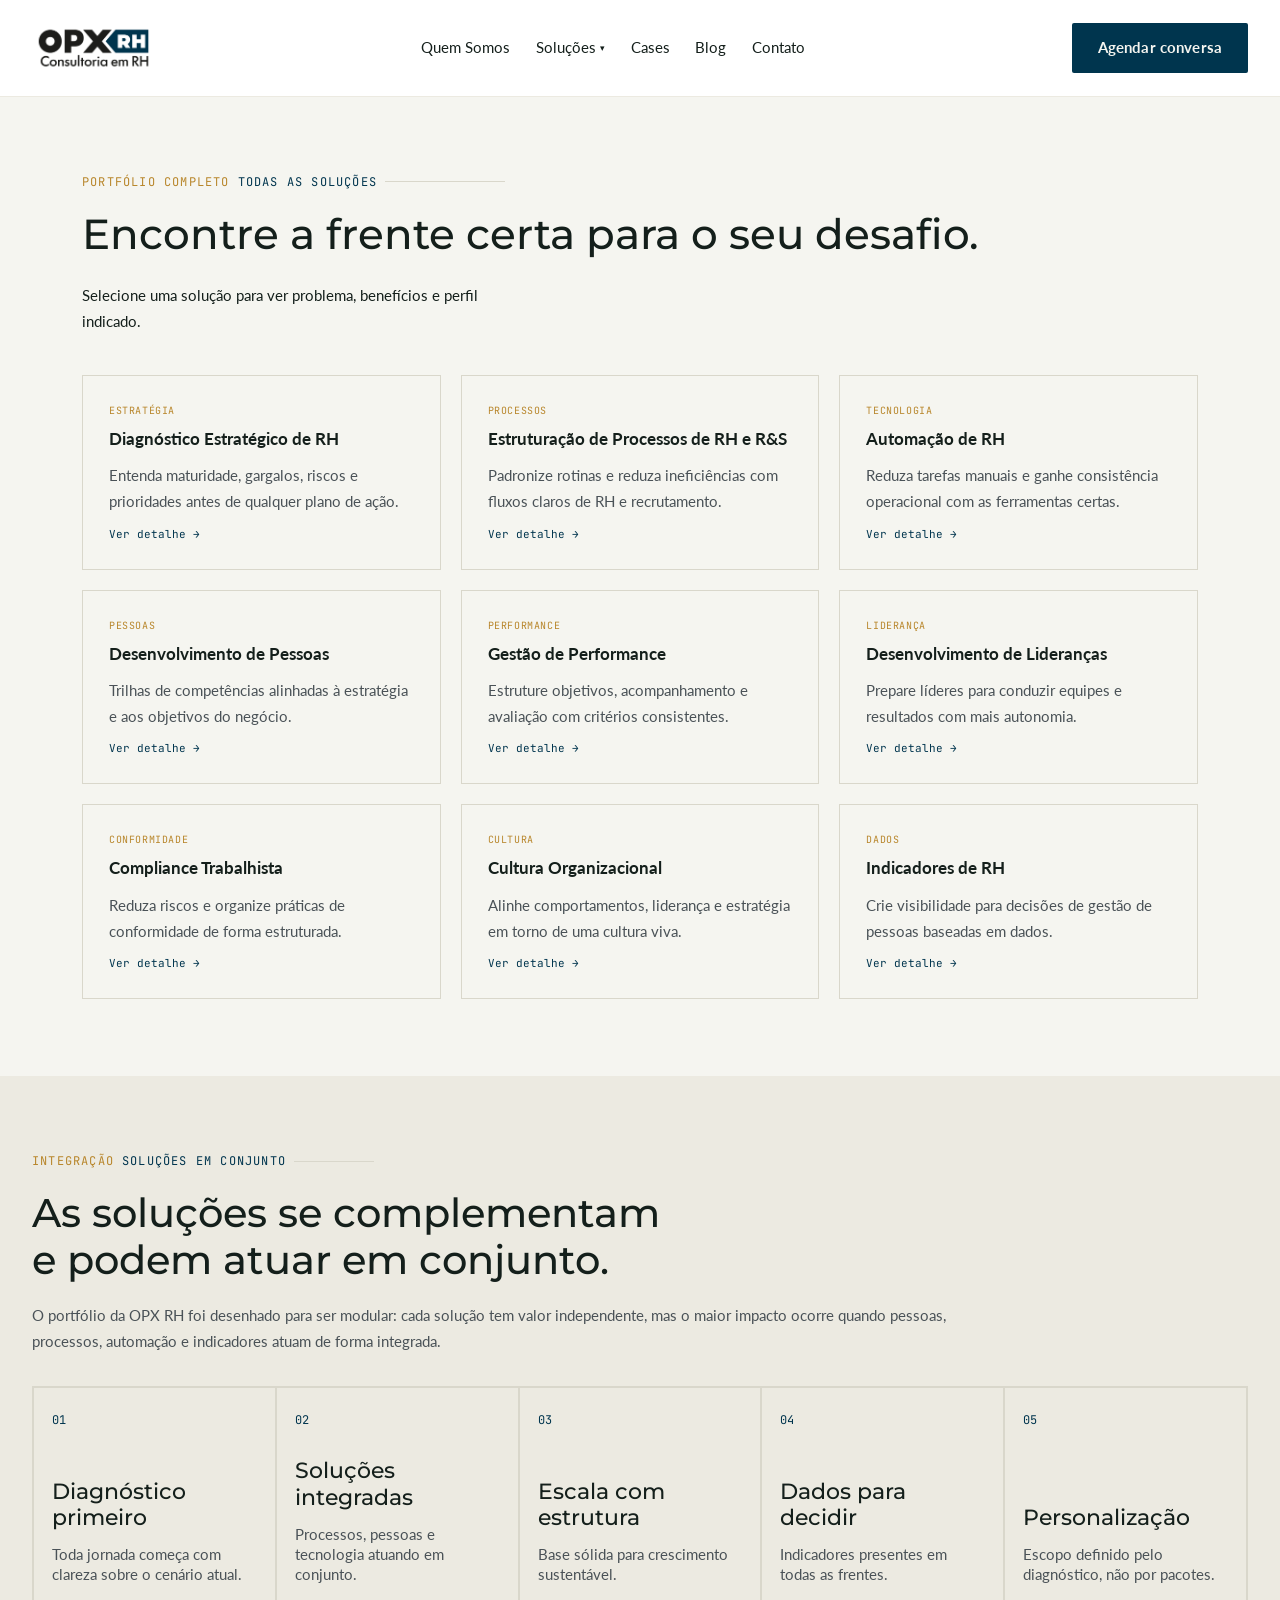
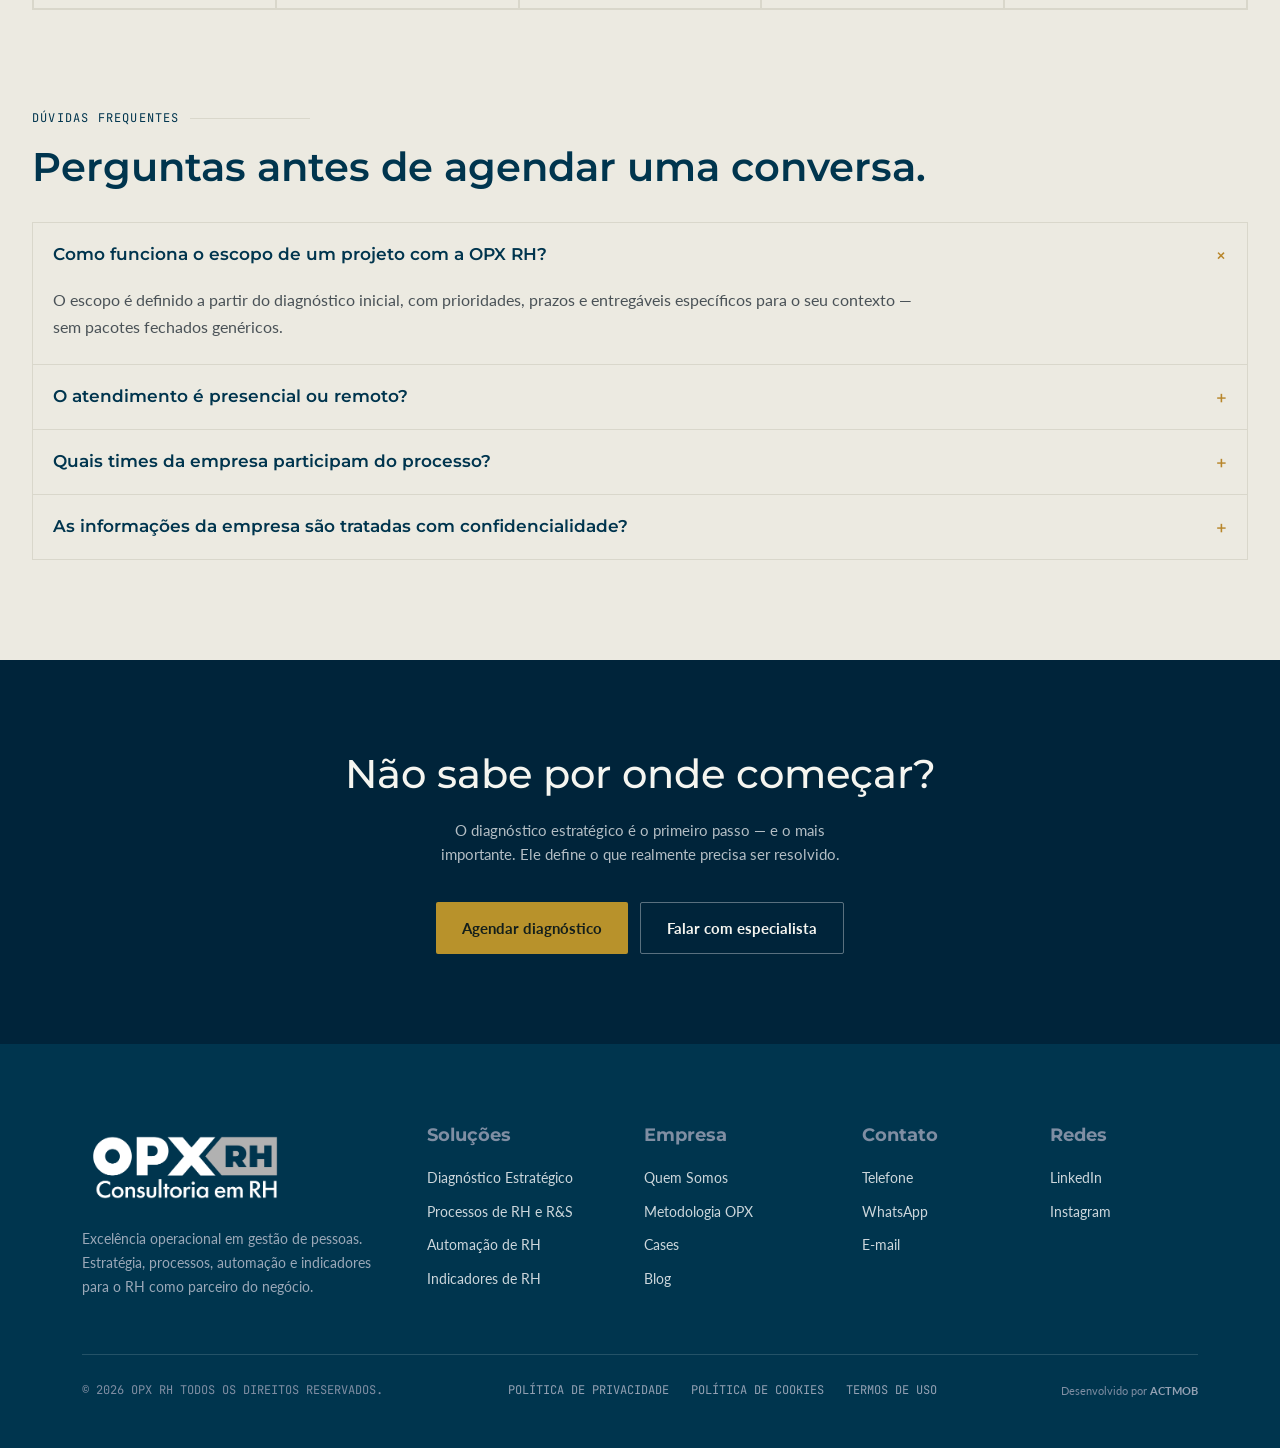
<file: solucoes.html>
<!DOCTYPE html>
<html lang="pt-BR">
<head>
<meta charset="utf-8">
<meta name="viewport" content="width=device-width, initial-scale=1">
<title>Soluções — OPX RH</title>
<link rel="preconnect" href="https://fonts.googleapis.com">
<link rel="preconnect" href="https://fonts.gstatic.com" crossorigin>
<link href="https://fonts.googleapis.com/css2?family=Fraunces:ital,opsz,wght@0,9..144,400;0,9..144,500;0,9..144,600;1,9..144,400;1,9..144,600&amp;family=Inter:wght@400;500;600;700&amp;family=JetBrains+Mono:wght@400;500;700&amp;family=Lato:wght@400;700&amp;family=Montserrat:ital,wght@0,400;0,500;0,600;0,700;1,600;1,700&amp;display=swap" rel="stylesheet">
<link rel="stylesheet" href="css/styles.css">
<script src="js/main.js" defer></script>
</head>
<body>
<div class="s144">
  

<header class="s2">
  <div class="s3">
    <a class="s4" href="index.html" aria-label="OPX RH — início">
      <img class="s5" src="assets/img/logo.png" alt="OPX RH Consultoria em RH">
    </a>
    <div class="only-desktop">
      <nav class="s6">
        <a class="s7 h1" href="quem-somos.html">Quem Somos</a>
        <div class="s8" data-mouseenter="openSol" data-mouseleave="closeSol">
          <a class="s9 h1" href="solucoes.html">Soluções <span class="s10">▾</span></a>
          <div data-if="solOpen" hidden>
            <div class="s11">
              
                <a class="s12 h2" href="solucoes.html">
                  <span class="s13">Estratégia</span>
                  <span class="s14">Diagnóstico Estratégico de RH</span>
                </a>
              
                <a class="s12 h2" href="solucao-processos.html">
                  <span class="s13">Processos</span>
                  <span class="s14">Estruturação de Processos de RH e R&amp;S</span>
                </a>
              
                <a class="s12 h2" href="solucoes.html">
                  <span class="s13">Tecnologia</span>
                  <span class="s14">Automação de RH</span>
                </a>
              
                <a class="s12 h2" href="solucoes.html">
                  <span class="s13">Pessoas</span>
                  <span class="s14">Desenvolvimento de Pessoas</span>
                </a>
              
                <a class="s12 h2" href="solucoes.html">
                  <span class="s13">Liderança</span>
                  <span class="s14">Desenvolvimento de Lideranças</span>
                </a>
              
                <a class="s12 h2" href="solucoes.html">
                  <span class="s13">Performance</span>
                  <span class="s14">Gestão de Performance</span>
                </a>
              
                <a class="s12 h2" href="solucoes.html">
                  <span class="s13">Conformidade</span>
                  <span class="s14">Compliance Trabalhista</span>
                </a>
              
                <a class="s12 h2" href="solucoes.html">
                  <span class="s13">Cultura</span>
                  <span class="s14">Cultura Organizacional</span>
                </a>
              
                <a class="s12 h2" href="solucoes.html">
                  <span class="s13">Dados</span>
                  <span class="s14">Indicadores de RH</span>
                </a>
              
            </div>
          </div>
        </div>
        <a class="s7 h1" href="cases.html">Cases</a>
        <a class="s7 h1" href="blog.html">Blog</a>
        <a class="s7 h1" href="contato.html">Contato</a>
      </nav>
      <a class="s15 h3" href="contato.html">Agendar conversa</a>
    </div>
    <div class="only-mobile">
      <button class="s16" data-action="toggleMenu" aria-label="Abrir menu">
        <span class="s17"></span>
        <span class="s17"></span>
        <span class="s17"></span>
      </button>
    </div>
  </div>
  <div data-if="menuOpen" hidden>
    <nav class="s18">
      
        <a class="s19" href="index.html">
          <span>Início</span>
          <span class="s20">01</span>
        </a>
      
        <a class="s19" href="quem-somos.html">
          <span>Quem Somos</span>
          <span class="s20">02</span>
        </a>
      
        <a class="s19" href="solucoes.html">
          <span>Soluções</span>
          <span class="s20">03</span>
        </a>
      
        <a class="s19" href="cases.html">
          <span>Cases</span>
          <span class="s20">04</span>
        </a>
      
        <a class="s19" href="blog.html">
          <span>Blog</span>
          <span class="s20">05</span>
        </a>
      
        <a class="s19" href="contato.html">
          <span>Contato</span>
          <span class="s20">06</span>
        </a>
      
      <a class="s21" href="contato.html">Agendar conversa</a>
    </nav>
  </div>
</header>


  <section class="s189" data-screen-label="Portfólio">
    <div class="s146">
      <div class="s147">
        <span class="s148">Portfólio completo</span>
        <span class="s149">Todas as soluções</span>
        <span class="s150"></span>
      </div>
      <h1 class="s190">Encontre a frente certa para o seu desafio.</h1>
      <p class="s191">Selecione uma solução para ver problema, benefícios e perfil indicado.</p>
      <div class="s192">
        
          <a class="s193 h12" href="solucao-processos.html">
            <span class="s194">Estratégia</span>
            <h3 class="s195">Diagnóstico Estratégico de RH</h3>
            <p class="s162">Entenda maturidade, gargalos, riscos e prioridades antes de qualquer plano de ação.</p>
            <span class="s196">Ver detalhe →</span>
          </a>
        
          <a class="s193 h12" href="solucao-processos.html">
            <span class="s194">Processos</span>
            <h3 class="s195">Estruturação de Processos de RH e R&amp;S</h3>
            <p class="s162">Padronize rotinas e reduza ineficiências com fluxos claros de RH e recrutamento.</p>
            <span class="s196">Ver detalhe →</span>
          </a>
        
          <a class="s193 h12" href="solucao-processos.html">
            <span class="s194">Tecnologia</span>
            <h3 class="s195">Automação de RH</h3>
            <p class="s162">Reduza tarefas manuais e ganhe consistência operacional com as ferramentas certas.</p>
            <span class="s196">Ver detalhe →</span>
          </a>
        
          <a class="s193 h12" href="solucao-processos.html">
            <span class="s194">Pessoas</span>
            <h3 class="s195">Desenvolvimento de Pessoas</h3>
            <p class="s162">Trilhas de competências alinhadas à estratégia e aos objetivos do negócio.</p>
            <span class="s196">Ver detalhe →</span>
          </a>
        
          <a class="s193 h12" href="solucao-processos.html">
            <span class="s194">Performance</span>
            <h3 class="s195">Gestão de Performance</h3>
            <p class="s162">Estruture objetivos, acompanhamento e avaliação com critérios consistentes.</p>
            <span class="s196">Ver detalhe →</span>
          </a>
        
          <a class="s193 h12" href="solucao-processos.html">
            <span class="s194">Liderança</span>
            <h3 class="s195">Desenvolvimento de Lideranças</h3>
            <p class="s162">Prepare líderes para conduzir equipes e resultados com mais autonomia.</p>
            <span class="s196">Ver detalhe →</span>
          </a>
        
          <a class="s193 h12" href="solucao-processos.html">
            <span class="s194">Conformidade</span>
            <h3 class="s195">Compliance Trabalhista</h3>
            <p class="s162">Reduza riscos e organize práticas de conformidade de forma estruturada.</p>
            <span class="s196">Ver detalhe →</span>
          </a>
        
          <a class="s193 h12" href="solucao-processos.html">
            <span class="s194">Cultura</span>
            <h3 class="s195">Cultura Organizacional</h3>
            <p class="s162">Alinhe comportamentos, liderança e estratégia em torno de uma cultura viva.</p>
            <span class="s196">Ver detalhe →</span>
          </a>
        
          <a class="s193 h12" href="solucao-processos.html">
            <span class="s194">Dados</span>
            <h3 class="s195">Indicadores de RH</h3>
            <p class="s162">Crie visibilidade para decisões de gestão de pessoas baseadas em dados.</p>
            <span class="s196">Ver detalhe →</span>
          </a>
        
      </div>
    </div>
  </section>

  <section class="s197" data-screen-label="Integração">
    <div class="s42">
      <div class="s147">
        <span class="s148">Integração</span>
        <span class="s149">Soluções em conjunto</span>
        <span class="s159"></span>
      </div>
      <h2 class="s198">As soluções se complementam e podem atuar em conjunto.</h2>
      <p class="s199">O portfólio da OPX RH foi desenhado para ser modular: cada solução tem valor independente, mas o maior impacto ocorre quando pessoas, processos, automação e indicadores atuam de forma integrada.</p>
      <div class="s200">
        
          <div class="s201">
            <span class="s202">01</span>
            <h3 class="s203">Diagnóstico primeiro</h3>
            <p class="s204">Toda jornada começa com clareza sobre o cenário atual.</p>
          </div>
        
          <div class="s201">
            <span class="s202">02</span>
            <h3 class="s203">Soluções integradas</h3>
            <p class="s204">Processos, pessoas e tecnologia atuando em conjunto.</p>
          </div>
        
          <div class="s201">
            <span class="s202">03</span>
            <h3 class="s203">Escala com estrutura</h3>
            <p class="s204">Base sólida para crescimento sustentável.</p>
          </div>
        
          <div class="s201">
            <span class="s202">04</span>
            <h3 class="s203">Dados para decidir</h3>
            <p class="s204">Indicadores presentes em todas as frentes.</p>
          </div>
        
          <div class="s201">
            <span class="s202">05</span>
            <h3 class="s203">Personalização</h3>
            <p class="s204">Escopo definido pelo diagnóstico, não por pacotes.</p>
          </div>
        
      </div>
    </div>
  </section>

  
<section class="s205" data-screen-label="FAQ">
  <div class="s42">
    <div class="s38">
      <span class="s206">Dúvidas frequentes</span>
      <span class="s150"></span>
    </div>
    <h2 class="s207">Perguntas antes de agendar uma conversa.</h2>
    <div class="s208">
      
        <div class="s209">
          <button class="s210" data-action="it.toggle" aria-expanded="true" data-i="0">
            <span class="s211">Como funciona o escopo de um projeto com a OPX RH?</span>
            <span class="s212">+</span>
          </button>
          <div data-if="it.open" data-i="0">
            <p class="s213">O escopo é definido a partir do diagnóstico inicial, com prioridades, prazos e entregáveis específicos para o seu contexto — sem pacotes fechados genéricos.</p>
          </div>
        </div>
      
        <div class="s209">
          <button class="s210" data-action="it.toggle" aria-expanded="false" data-i="1">
            <span class="s211">O atendimento é presencial ou remoto?</span>
            <span class="s214">+</span>
          </button>
          <div data-if="it.open" data-i="1" hidden>
            <p class="s213">Nosso atendimento é nacional e remoto, com flexibilidade para encontros presenciais quando o projeto exige.</p>
          </div>
        </div>
      
        <div class="s209">
          <button class="s210" data-action="it.toggle" aria-expanded="false" data-i="2">
            <span class="s211">Quais times da empresa participam do processo?</span>
            <span class="s214">+</span>
          </button>
          <div data-if="it.open" data-i="2" hidden>
            <p class="s213">Diretoria, RH e as lideranças das áreas envolvidas. O diagnóstico define quem participa de cada etapa e com qual dedicação.</p>
          </div>
        </div>
      
        <div class="s209">
          <button class="s210" data-action="it.toggle" aria-expanded="false" data-i="3">
            <span class="s211">As informações da empresa são tratadas com confidencialidade?</span>
            <span class="s214">+</span>
          </button>
          <div data-if="it.open" data-i="3" hidden>
            <p class="s213">Sim. Todas as informações são tratadas com sigilo, e os cases só são publicados com autorização expressa da empresa.</p>
          </div>
        </div>
      
    </div>
  </div>
</section>


  <section class="s215" data-screen-label="CTA">
    <div class="s23">
      <h2 class="s216">Não sabe por onde começar?</h2>
      <p class="s217">O diagnóstico estratégico é o primeiro passo — e o mais importante. Ele define o que realmente precisa ser resolvido.</p>
      <div class="s186">
        <a class="s187 h8" href="contato.html">Agendar diagnóstico</a>
        <a class="s188 h9" href="contato.html">Falar com especialista</a>
      </div>
    </div>
  </section>

  
<footer class="s127">
  <div class="s128">
    <div class="s129">
      <div class="s130">
        <a href="index.html"><img class="s131" src="assets/img/logo-branco.png" alt="OPX RH Consultoria em RH"></a>
        <p class="s132">Excelência operacional em gestão de pessoas. Estratégia, processos, automação e indicadores para o RH como parceiro do negócio.</p>
      </div>
      <div class="s133">
        <span class="s134">Soluções</span>
        <div class="s135">
          <a class="s136 h10" href="solucoes.html">Diagnóstico Estratégico</a>
          <a class="s136 h10" href="solucao-processos.html">Processos de RH e R&amp;S</a>
          <a class="s136 h10" href="solucoes.html">Automação de RH</a>
          <a class="s136 h10" href="solucoes.html">Indicadores de RH</a>
        </div>
      </div>
      <div class="s133">
        <span class="s134">Empresa</span>
        <div class="s135">
          <a class="s136 h10" href="quem-somos.html">Quem Somos</a>
          <a class="s136 h10" href="quem-somos.html">Metodologia OPX</a>
          <a class="s136 h10" href="cases.html">Cases</a>
          <a class="s136 h10" href="blog.html">Blog</a>
        </div>
      </div>
      <div class="s137">
        <span class="s134">Contato</span>
        <div class="s135">
          <a class="s136 h10" href="contato.html">Telefone</a>
          <a class="s136 h10" href="contato.html">WhatsApp</a>
          <a class="s136 h10" href="mailto:contato@opxhr.com.br">E-mail</a>
        </div>
      </div>
      <div class="s137">
        <span class="s134">Redes</span>
        <div class="s135">
          <a class="s136 h10" href="#">LinkedIn</a>
          <a class="s136 h10" href="#">Instagram</a>
        </div>
      </div>
    </div>
    <div class="s138">
      <span class="s139">© 2026 OPX RH Todos os direitos reservados.</span>
      <div class="s140">
        <a class="s141 h11" href="#">Política de Privacidade</a>
        <a class="s141 h11" href="#">Política de Cookies</a>
        <a class="s141 h11" href="#">Termos de Uso</a>
      </div>
      <span class="s142">Desenvolvido por <span class="s143">ACTMOB</span></span>
    </div>
  </div>
</footer>

</div>
</body>
</html>
</file>
<file: css/styles.css>
/* OPX RH — estilos */
html,body{margin:0;padding:0;background:#fff;-webkit-font-smoothing:antialiased}*{box-sizing:border-box}:where(a){color:#027d84;text-decoration:none}:where(a):hover{color:rgb(20,31,27)}:where(img){max-width:100%;display:block}
html,body{margin:0;padding:0;background:#fff;-webkit-font-smoothing:antialiased;scroll-behavior:smooth}*{box-sizing:border-box}:where(a){color:#027d84;text-decoration:none}:where(a):hover{color:rgb(20,31,27)}:where(img){max-width:100%;display:block}
html,body{margin:0;padding:0;background:#fff;-webkit-font-smoothing:antialiased}*{box-sizing:border-box}:where(a){color:#027d84;text-decoration:none}:where(a):hover{color:rgb(20,31,27)}:where(img){max-width:100%;display:block}input::placeholder{color:rgb(138,144,137)}
[hidden]{display:none!important}
[data-if]{display:contents}
.only-desktop{display:contents}
.only-mobile{display:none}
@media (max-width:979px){.only-desktop{display:none}.only-mobile{display:contents}}
[data-action="toggleMenu"].is-open>span:nth-child(1){transform:translateY(6.5px) rotate(45deg)}
[data-action="toggleMenu"].is-open>span:nth-child(2){opacity:0}
[data-action="toggleMenu"].is-open>span:nth-child(3){transform:translateY(-6.5px) rotate(-45deg)}

.s1{width: 100%; min-height: 100vh; background: rgb(255,255,255); display: flex; flex-direction: column}
.s2{position: sticky; top: 0; z-index: 50; width: 100%; background: rgb(255,255,255); border-bottom: 1px solid rgb(236,234,225)}
.s3{max-width: 1360px; margin: 0 auto; padding: 0 clamp(20px, 4vw, 32px); height: clamp(72px, 8vw, 96px); display: flex; align-items: center; justify-content: space-between; gap: 24px}
.s4{display: flex; align-items: center; flex-shrink: 0}
.s5{height: clamp(40px, 4.4vw, 52px); width: auto}
.s6{display: flex; align-items: center; gap: clamp(18px, 2vw, 28px)}
.s7{font-family: Lato, sans-serif; font-size: 14.5px; line-height: 23.2px; color: rgb(20,31,27)}
.s8{position: relative}
.s9{font-family: Lato, sans-serif; font-size: 14.5px; line-height: 23.2px; color: rgb(20,31,27); display: flex; align-items: center; gap: 4px; padding: 20px 0}
.s10{font-size: 9px}
.s11{position: absolute; top: 100%; left: -24px; width: 320px; background: rgb(255,255,255); border: 1px solid rgb(217,215,203); box-shadow: 0 18px 40px rgba(20,31,27,0.08); padding: 10px 0; display: flex; flex-direction: column}
.s12{display: flex; flex-direction: column; gap: 2px; padding: 10px 24px; color: rgb(20,31,27)}
.s13{font-family: 'JetBrains Mono', monospace; font-size: 10px; letter-spacing: 0.6px; text-transform: uppercase; color: rgb(184,134,43)}
.s14{font-family: Lato, sans-serif; font-size: 14px; line-height: 20px}
.s15{flex-shrink: 0; display: flex; align-items: center; justify-content: center; height: 50px; padding: 14px 26px; border-radius: 2px; background: #00354E; font-family: Lato, sans-serif; font-weight: 700; font-size: 14.5px; line-height: 23.2px; letter-spacing: 0.145px; color: rgb(245,245,240); white-space: nowrap}
.s16{width: 48px; height: 48px; border: 1px solid rgb(217,215,203); background: rgb(255,255,255); border-radius: 2px; display: flex; flex-direction: column; align-items: center; justify-content: center; gap: 5px; cursor: pointer; padding: 0}
.s17{display: block; width: 20px; height: 1.5px; background: rgb(20,31,27); transition: transform .2s ease, opacity .2s ease}
.s18{position: absolute; top: 100%; left: 0; right: 0; background: rgb(255,255,255); border-top: 1px solid rgb(236,234,225); border-bottom: 1px solid rgb(217,215,203); box-shadow: 0 24px 40px rgba(20,31,27,0.10); padding: 8px clamp(20px, 4vw, 32px) 24px; display: flex; flex-direction: column; max-height: calc(100vh - 72px); overflow-y: auto}
.s19{display: flex; align-items: center; justify-content: space-between; min-height: 56px; border-bottom: 1px solid rgb(236,234,225); font-family: Lato, sans-serif; font-size: 17px; color: rgb(20,31,27)}
.s20{font-family: 'JetBrains Mono', monospace; font-size: 12px; color: rgb(184,134,43)}
.s21{margin-top: 20px; display: flex; align-items: center; justify-content: center; min-height: 52px; border-radius: 2px; background: #00354E; font-family: Lato, sans-serif; font-weight: 700; font-size: 15px; color: rgb(245,245,240)}
.s22{background: linear-gradient(rgba(255,255,255,0.9),rgba(255,255,255,0.9)), url(../assets/img/hero-bg.jpg) center / cover no-repeat; padding: clamp(64px, 8vw, 104px) 0}
.s23{max-width: 1180px; margin: 0 auto; padding: 0 clamp(20px, 4vw, 32px); display: flex; flex-direction: column; align-items: center; text-align: center}
.s24{display: inline-flex; align-items: center; gap: 8px; padding: 7px 12px; border: 1px solid rgb(217,215,203); max-width: 100%}
.s25{width: 6px; height: 6px; border-radius: 3px; background: rgb(184,134,43); flex-shrink: 0}
.s26{font-family: 'JetBrains Mono', monospace; font-size: 12px; line-height: 19.2px; letter-spacing: 0.96px; color: rgb(74,87,80); text-transform: uppercase}
.s27{margin: 22px 0 0; max-width: 708px; font-family: Fraunces, serif; font-weight: 500; font-size: clamp(36px, 5.4vw, 58px); line-height: 1.08; letter-spacing: -0.01em; color: rgb(20,31,27); text-wrap: balance}
.s28{margin: 24px 0 0; max-width: 560px; font-family: Lato, sans-serif; font-size: clamp(16px, 1.6vw, 18px); line-height: 1.6; color: rgb(20,31,27); text-wrap: pretty}
.s29{margin: 16px 0 0; max-width: 540px; font-family: Lato, sans-serif; font-size: 15px; line-height: 1.7; color: rgb(138,144,137); text-wrap: pretty}
.s30{margin-top: 36px; display: flex; flex-direction: column; align-items: center; gap: 13px; width: 100%; max-width: 302px}
.s31{width: 100%; min-height: 52px; display: flex; align-items: center; justify-content: center; padding: 14px 26px; border-radius: 2px; background: #00354E; font-family: Lato, sans-serif; font-weight: 700; font-size: 14.5px; letter-spacing: 0.145px; color: rgb(245,245,240)}
.s32{width: 100%; min-height: 52px; display: flex; align-items: center; justify-content: center; padding: 14px 26px; border-radius: 2px; border: 1px solid rgb(20,31,27); font-family: Lato, sans-serif; font-weight: 700; font-size: 14.5px; letter-spacing: 0.145px; color: rgb(20,31,27)}
.s33{margin-top: 44px; display: flex; flex-wrap: wrap; justify-content: center; gap: 10px 26px}
.s34{font-family: 'JetBrains Mono', monospace; font-size: 11px; letter-spacing: 0.66px; color: rgb(138,144,137); text-transform: uppercase}
.s35{background: #00243a; padding: 28px 0}
.s36{max-width: 1180px; margin: 0 auto; padding: 0 clamp(20px, 4vw, 32px); display: flex; flex-wrap: wrap; align-items: center; justify-content: space-between; gap: 18px 48px}
.s37{display: flex; flex-wrap: wrap; gap: 12px 48px}
.s38{display: flex; align-items: center; gap: 10px}
.s39{font-family: Lato, sans-serif; font-size: 13.5px; color: rgb(245,245,240)}
.s40{padding: 2px 10px; border: 1px solid rgba(255,255,255,0.3); font-family: 'JetBrains Mono', monospace; font-size: 13px; line-height: 20.8px; color: rgba(255,255,255,0.7); white-space: nowrap}
.s41{background: rgb(255,255,255); padding: clamp(64px, 8vw, 100px) 0}
.s42{max-width: 1360px; margin: 0 auto; padding: 0 clamp(20px, 4vw, 32px)}
.s43{display: flex; flex-wrap: wrap; align-items: flex-end; justify-content: space-between; gap: 20px 48px}
.s44{flex: 1 1 420px; max-width: 640px}
.s45{font-family: 'JetBrains Mono', monospace; font-size: 12px; line-height: 19.2px; letter-spacing: 1.68px; color: #027d84; text-transform: uppercase; white-space: nowrap}
.s46{height: 1px; flex: 1; max-width: 120px; background: rgb(217,215,203)}
.s47{margin: 18px 0 0; font-family: Fraunces, serif; font-weight: 600; font-size: clamp(30px, 3.6vw, 42px); line-height: 1.08; letter-spacing: -0.01em; color: rgb(20,31,27); text-wrap: balance}
.s48{flex: 0 1 400px; margin: 0; font-family: Lato, sans-serif; font-size: 15px; line-height: 1.7; color: rgb(74,87,80); text-wrap: pretty}
.s49{margin-top: 48px; display: grid; grid-template-columns: repeat(auto-fit, minmax(max(260px, calc((100% - 2px) / 3)), 1fr)); gap: 1px; background: rgb(217,215,203); border: 1px solid rgb(217,215,203)}
.s50{background: rgb(245,245,240); padding: 24px 28px; display: flex; flex-direction: column; gap: 14px; min-height: 230px}
.s51{width: 44px; height: 44px; border: 1.5px solid #027d84; border-radius: 22px; display: flex; align-items: center; justify-content: center; color: #027d84}
.s52{margin: 8px 0 0; font-family: Fraunces, serif; font-weight: 600; font-size: 17.5px; line-height: 1.3; color: rgb(20,31,27)}
.s53{margin: 0; font-family: Lato, sans-serif; font-size: 13.5px; line-height: 22px; color: rgb(74,87,80); text-wrap: pretty}
.s54{margin-top: auto; font-family: 'JetBrains Mono', monospace; font-size: 10.5px; letter-spacing: 0.63px; color: rgb(184,134,43); text-transform: uppercase}
.s55{margin-top: 40px; display: flex; justify-content: center}
.s56{display: flex; align-items: center; gap: 10px; min-height: 48px; padding: 12px 26px; border-radius: 2px; border: 1px solid rgb(20,31,27); font-family: Lato, sans-serif; font-weight: 700; font-size: 14.5px; color: rgb(20,31,27)}
.s57{background: rgb(236,234,225); padding: clamp(64px, 8vw, 110px) 0}
.s58{max-width: 1360px; margin: 0 auto; padding: 0 clamp(20px, 4vw, 32px); display: grid; grid-template-columns: repeat(auto-fit, minmax(min(100%, 440px), 1fr)); gap: clamp(40px, 5vw, 70px); align-items: center}
.s59{max-width: 560px}
.s60{margin-top: 32px; display: flex; flex-direction: column; border-top: 1px solid rgb(217,215,203)}
.s61{display: flex; gap: 16px; padding: 20px 0; border-bottom: 1px solid rgb(217,215,203)}
.s62{flex-shrink: 0; width: 18px; height: 18px; margin-top: 2px; border: 1px solid rgb(184,134,43); border-radius: 9px; display: flex; align-items: center; justify-content: center; font-size: 10px; color: rgb(184,134,43)}
.s63{margin: 0; font-family: Fraunces, serif; font-weight: 600; font-size: 17px; line-height: 1.3; color: rgb(20,31,27)}
.s64{margin: 6px 0 0; font-family: Lato, sans-serif; font-size: 14px; line-height: 22px; color: rgb(74,87,80); text-wrap: pretty}
.s65{margin-top: 30px; display: inline-flex; align-items: center; gap: 10px; min-height: 51px; padding: 14px 26px; border-radius: 2px; background: #00354E; font-family: Lato, sans-serif; font-weight: 700; font-size: 14.5px; color: rgb(245,245,240)}
.s66{width: 100%; aspect-ratio: 746 / 889; max-height: 889px; min-height: 380px; background: url(../assets/img/metodo.jpg) center / cover no-repeat}
.s67{background: rgb(255,255,255); padding: clamp(64px, 8vw, 110px) 0 clamp(56px, 7vw, 90px)}
.s68{display: flex; flex-wrap: wrap; align-items: flex-end; justify-content: space-between; gap: 16px 48px}
.s69{flex: 1 1 420px; max-width: 707px}
.s70{font-family: 'JetBrains Mono', monospace; font-size: 12px; line-height: 19.2px; letter-spacing: 1.68px; color: #027d84; text-transform: uppercase}
.s71{display: flex; align-items: center; gap: 10px; padding: 14px 0; font-family: Lato, sans-serif; font-weight: 700; font-size: 14.5px; color: rgb(20,31,27)}
.s72{margin-top: 48px; display: flex; overflow-x: auto; border: 1px solid rgb(217,215,203)}
.s73{flex: 1 0 auto; min-height: 46px; padding: 12px 20px; border: none; border-right: 1px solid rgb(217,215,203); background: rgb(245,245,240); box-shadow: inset 0 -2px 0 rgb(184,134,43); font-family: 'JetBrains Mono', monospace; font-size: 11px; letter-spacing: 0.66px; text-transform: uppercase; color: rgb(20,31,27); cursor: pointer; white-space: nowrap; text-align: left}
.s74{flex: 1 0 auto; min-height: 46px; padding: 12px 20px; border: none; border-right: 1px solid rgb(217,215,203); background: rgb(255,255,255); box-shadow: none; font-family: 'JetBrains Mono', monospace; font-size: 11px; letter-spacing: 0.66px; text-transform: uppercase; color: rgb(74,87,80); cursor: pointer; white-space: nowrap; text-align: left}
.s75{flex: 1 0 auto; min-height: 46px; padding: 12px 20px; border: none; border-right: none; background: rgb(255,255,255); box-shadow: none; font-family: 'JetBrains Mono', monospace; font-size: 11px; letter-spacing: 0.66px; text-transform: uppercase; color: rgb(74,87,80); cursor: pointer; white-space: nowrap; text-align: left}
.s76{margin-top: 40px; display: grid; grid-template-columns: repeat(auto-fill, minmax(min(100%, 300px), 1fr)); gap: 22px}
.s77{background: rgb(245,245,240); border: 1px solid rgb(217,215,203); padding: 24px; display: flex; flex-direction: column; gap: 14px; min-height: 263px; color: rgb(20,31,27); transition: border-color .2s ease, transform .2s ease}
.s78{height: 150px; border-radius: 5px; align-self: stretch; background: linear-gradient(rgba(0,53,78,0.25),rgba(0,53,78,0.25)), url(../assets/img/sol1.jpg) center / cover no-repeat}
.s79{margin-top: 10px; font-family: 'JetBrains Mono', monospace; font-size: 10.5px; letter-spacing: 0.63px; color: rgb(184,134,43); text-transform: uppercase}
.s80{margin: 0; font-family: Fraunces, serif; font-weight: 600; font-size: 17.5px; line-height: 1.3; color: rgb(20,31,27)}
.s81{height: 150px; border-radius: 5px; align-self: stretch; background: linear-gradient(rgba(0,53,78,0.25),rgba(0,53,78,0.25)), url(../assets/img/sol2.jpg) center / cover no-repeat}
.s82{height: 150px; border-radius: 5px; align-self: stretch; background: linear-gradient(rgba(0,53,78,0.25),rgba(0,53,78,0.25)), url(../assets/img/sol3.jpg) center / cover no-repeat}
.s83{height: 150px; border-radius: 5px; align-self: stretch; background: linear-gradient(rgba(0,53,78,0.25),rgba(0,53,78,0.25)), url(../assets/img/sol4.jpg) center / cover no-repeat}
.s84{height: 150px; border-radius: 5px; align-self: stretch; background: linear-gradient(rgba(0,53,78,0.25),rgba(0,53,78,0.25)), url(../assets/img/sol9.jpg) center / cover no-repeat}
.s85{height: 150px; border-radius: 5px; align-self: stretch; background: linear-gradient(rgba(0,53,78,0.25),rgba(0,53,78,0.25)), url(../assets/img/sol5.jpg) center / cover no-repeat}
.s86{height: 150px; border-radius: 5px; align-self: stretch; background: linear-gradient(rgba(0,53,78,0.25),rgba(0,53,78,0.25)), url(../assets/img/sol6.jpg) center / cover no-repeat}
.s87{height: 150px; border-radius: 5px; align-self: stretch; background: linear-gradient(rgba(0,53,78,0.25),rgba(0,53,78,0.25)), url(../assets/img/sol7.jpg) center / cover no-repeat}
.s88{height: 150px; border-radius: 5px; align-self: stretch; background: linear-gradient(rgba(0,53,78,0.25),rgba(0,53,78,0.25)), url(../assets/img/sol8.jpg) center / cover no-repeat}
.s89{background: rgb(236,234,225); padding: clamp(64px, 7vw, 80px) 0}
.s90{margin-top: 44px; display: grid; grid-template-columns: repeat(auto-fit, minmax(min(100%, 200px), 1fr)); gap: 1px; background: rgb(217,215,203); border: 1px solid rgb(217,215,203)}
.s91{background: rgb(236,234,225); padding: 22px; min-height: 200px; display: flex; flex-direction: column; justify-content: space-between; gap: 24px}
.s92{font-family: 'JetBrains Mono', monospace; font-size: 12px; color: #027d84}
.s93{margin: 0; font-family: Fraunces, serif; font-weight: 600; font-size: 16px; line-height: 1.3; color: rgb(20,31,27)}
.s94{margin: 10px 0 0; font-family: Lato, sans-serif; font-size: 13.5px; line-height: 22px; color: rgb(74,87,80); text-wrap: pretty}
.s95{margin-top: clamp(64px, 8vw, 100px); display: flex; align-items: center; gap: 10px}
.s96{margin-top: 18px; display: grid; grid-template-columns: repeat(auto-fit, minmax(min(100%, 380px), 1fr)); border: 1px solid rgb(217,215,203); background: rgb(245,245,240)}
.s97{position: relative; min-height: 340px; background: linear-gradient(rgba(22,37,51,0.72),rgba(22,37,51,0.72)), url(../assets/img/case-home.jpg) center / cover no-repeat; padding: 20px; display: flex; flex-direction: column; justify-content: space-between}
.s98{font-family: 'JetBrains Mono', monospace; font-size: 11px; letter-spacing: 0.66px; color: rgb(217,215,203); text-transform: uppercase}
.s99{font-family: Fraunces, serif; font-weight: 600; font-style: italic; font-size: 44px; line-height: 44px; color: rgb(184,134,43)}
.s100{margin-top: 6px; font-family: 'JetBrains Mono', monospace; font-size: 11px; letter-spacing: 0.55px; color: rgb(217,215,203); text-transform: uppercase}
.s101{padding: clamp(28px, 4vw, 44px); display: flex; flex-direction: column; align-items: flex-start; justify-content: center}
.s102{font-family: 'JetBrains Mono', monospace; font-size: 11.5px; letter-spacing: 0.69px; color: rgb(184,134,43); text-transform: uppercase}
.s103{margin: 16px 0 0; font-family: Fraunces, serif; font-weight: 600; font-size: clamp(21px, 2.2vw, 24px); line-height: 1.1; letter-spacing: -0.01em; color: rgb(20,31,27); text-wrap: balance}
.s104{margin: 16px 0 0; max-width: 640px; font-family: Lato, sans-serif; font-size: 16px; line-height: 25.6px; color: rgb(74,87,80); text-wrap: pretty}
.s105{margin-top: 24px; display: inline-flex; align-items: center; gap: 10px; min-height: 52px; padding: 14px 26px; border-radius: 2px; border: 1px solid rgb(20,31,27); font-family: Lato, sans-serif; font-weight: 700; font-size: 14.5px; color: rgb(20,31,27)}
.s106{background: rgb(255,255,255); padding: clamp(64px, 8vw, 110px) 0}
.s107{flex: 1 1 420px; max-width: 916px}
.s108{display: flex; align-items: center; gap: 10px; padding: 9px 0; font-family: Lato, sans-serif; font-weight: 700; font-size: 14.5px; color: #027d84}
.s109{margin-top: 52px; display: grid; grid-template-columns: repeat(auto-fit, minmax(min(100%, 300px), 1fr)); gap: 26px}
.s110{background: rgb(245,245,240); border: 1px solid rgb(217,215,203); display: flex; flex-direction: column; color: rgb(20,31,27); transition: border-color .2s ease}
.s111{height: 190px; background: url(../assets/img/blog1.jpg) center / cover no-repeat}
.s112{padding: 24px; display: flex; flex-direction: column; gap: 12px; flex: 1}
.s113{font-family: 'JetBrains Mono', monospace; font-size: 10.5px; letter-spacing: 0.63px; color: #027d84; text-transform: uppercase}
.s114{margin: 0; font-family: Fraunces, serif; font-weight: 600; font-size: 17px; line-height: 1.3; color: rgb(20,31,27); text-wrap: balance}
.s115{margin: 0; font-family: Lato, sans-serif; font-size: 13.5px; line-height: 22px; color: rgb(74,87,80)}
.s116{margin-top: auto; padding-top: 8px; font-family: 'JetBrains Mono', monospace; font-size: 10.5px; color: rgb(138,144,137)}
.s117{height: 190px; background: url(../assets/img/blog2.jpg) center / cover no-repeat}
.s118{height: 190px; background: url(../assets/img/blog3.jpg) center / cover no-repeat}
.s119{background: linear-gradient(rgba(0,36,58,0.86),rgba(0,36,58,0.86)), url(../assets/img/case-destaque.jpg) center / cover no-repeat, #00243a; padding: clamp(72px, 8vw, 100px) 0}
.s120{width: 120px; height: 1px; background: rgb(217,215,203)}
.s121{margin: 36px 0 0; max-width: 680px; font-family: Fraunces, serif; font-weight: 600; font-size: clamp(30px, 3.6vw, 42px); line-height: 1.08; letter-spacing: -0.01em; color: rgb(245,245,240); text-wrap: balance}
.s122{margin: 20px 0 0; max-width: 480px; font-family: Lato, sans-serif; font-size: 16px; line-height: 25.6px; color: rgba(255,255,255,0.65)}
.s123{margin-top: 24px; display: flex; flex-wrap: wrap; justify-content: center; gap: 8px 38px}
.s124{margin-top: 40px; display: flex; flex-wrap: wrap; justify-content: center; gap: 16px}
.s125{min-height: 52px; display: flex; align-items: center; justify-content: center; padding: 14px 26px; border-radius: 2px; background: rgb(184,134,43); font-family: Lato, sans-serif; font-weight: 700; font-size: 14.5px; color: rgb(20,31,27)}
.s126{min-height: 52px; display: flex; align-items: center; justify-content: center; padding: 14px 26px; border-radius: 2px; border: 1px solid rgba(255,255,255,0.35); font-family: Lato, sans-serif; font-weight: 700; font-size: 14.5px; color: rgb(245,245,240)}
.s127{width: 100%; background: #00354E; padding: clamp(56px, 7vw, 80px) 0 clamp(32px, 4vw, 48px)}
.s128{max-width: 1180px; margin: 0 auto; padding: 0 clamp(20px, 4vw, 32px); display: flex; flex-direction: column; gap: clamp(40px, 5vw, 56px)}
.s129{display: flex; flex-wrap: wrap; gap: 40px}
.s130{flex: 1.6 1 260px; display: flex; flex-direction: column; gap: 16px; max-width: 320px}
.s131{width: 206px; height: auto}
.s132{margin: 0; font-family: Lato, sans-serif; font-size: 14px; line-height: 23.6px; color: #9aa8b8; text-wrap: pretty}
.s133{flex: 1 1 150px; display: flex; flex-direction: column; gap: 22px}
.s134{font-family: Montserrat, sans-serif; font-weight: 700; font-size: 18px; color: #7f8ea3}
.s135{display: flex; flex-direction: column; gap: 12px}
.s136{font-family: Lato, sans-serif; font-size: 13.5px; line-height: 21.6px; color: rgba(255,255,255,0.8)}
.s137{flex: 1 1 120px; display: flex; flex-direction: column; gap: 22px}
.s138{border-top: 1px solid rgba(255,255,255,0.14); padding-top: 26px; display: flex; flex-wrap: wrap; align-items: center; justify-content: space-between; gap: 16px 32px}
.s139{font-family: 'JetBrains Mono', monospace; font-size: 12px; line-height: 19.2px; color: #7f8ea3; text-transform: uppercase}
.s140{display: flex; flex-wrap: wrap; gap: 8px 22px}
.s141{font-family: 'JetBrains Mono', monospace; font-size: 12px; line-height: 19.2px; color: #93a1b3; text-transform: uppercase}
.s142{font-family: Lato, sans-serif; font-size: 11px; line-height: 13px; color: #7f8ea3}
.s143{font-weight: 700; color: #93a1b3}
.s144{width: 100%; min-height: 100vh; background: rgb(245,245,240); display: flex; flex-direction: column}
.s145{background: linear-gradient(rgba(242,245,240,0.88),rgba(242,245,240,0.88)), url(../assets/img/hero-bg.jpg) center / cover no-repeat; padding: clamp(72px, 10vw, 130px) 0 clamp(72px, 9vw, 120px)}
.s146{max-width: 1180px; margin: 0 auto; padding: 0 clamp(20px, 4vw, 32px)}
.s147{display: flex; align-items: center; gap: 8px; flex-wrap: wrap}
.s148{font-family: 'JetBrains Mono', monospace; font-size: 12px; letter-spacing: 1.2px; color: rgb(184,134,43); text-transform: uppercase}
.s149{font-family: 'JetBrains Mono', monospace; font-size: 12px; letter-spacing: 1.2px; color: #00354E; text-transform: uppercase}
.s150{height: 1px; width: 120px; background: rgb(217,215,203)}
.s151{margin: 20px 0 0; max-width: 780px; font-family: Montserrat, sans-serif; font-weight: 500; font-size: clamp(36px, 5.2vw, 58px); line-height: 1.08; color: rgb(20,31,27); text-wrap: balance}
.s152{margin: 24px 0 0; max-width: 620px; font-family: Lato, sans-serif; font-size: 16px; line-height: 1.9; color: rgb(74,82,87); text-wrap: pretty}
.s153{margin-top: 32px; display: flex; flex-wrap: wrap; gap: 12px}
.s154{min-height: 52px; display: flex; align-items: center; gap: 10px; padding: 14px 26px; border-radius: 2px; background: #00354E; font-family: Lato, sans-serif; font-weight: 700; font-size: 14.5px; color: rgb(245,245,240)}
.s155{min-height: 52px; display: flex; align-items: center; padding: 14px 26px; border-radius: 2px; border: 1px solid rgb(20,31,27); font-family: Lato, sans-serif; font-weight: 700; font-size: 14.5px; color: rgb(20,31,27)}
.s156{background: rgb(245,245,240); padding: clamp(64px, 8vw, 100px) 0}
.s157{max-width: 1360px; margin: 0 auto; padding: 0 clamp(20px, 4vw, 32px); display: grid; grid-template-columns: repeat(auto-fit, minmax(min(100%, 420px), 1fr)); gap: clamp(40px, 5vw, 64px); align-items: center}
.s158{max-width: 620px}
.s159{height: 1px; width: 80px; background: rgb(217,215,203)}
.s160{margin: 20px 0 0; font-family: Montserrat, sans-serif; font-weight: 500; font-size: clamp(28px, 3vw, 36px); line-height: 1.18; color: rgb(20,31,27); text-wrap: balance}
.s161{margin-top: 28px; display: flex; flex-direction: column; gap: 20px}
.s162{margin: 0; font-family: Lato, sans-serif; font-size: 15px; line-height: 1.75; color: rgb(74,82,87); text-wrap: pretty}
.s163{display: flex; flex-direction: column; gap: 16px}
.s164{display: flex; align-items: center; gap: 24px; padding: 22px 24px; border: 1px solid rgb(217,215,203); background: rgb(245,245,240)}
.s165{flex: 0 0 40px; text-align: center; font-family: 'JetBrains Mono', monospace; font-size: 10px; color: rgb(184,134,43)}
.s166{margin: 0; font-family: Montserrat, sans-serif; font-weight: 600; font-size: 18px; line-height: 1.3; color: rgb(20,31,27)}
.s167{margin: 8px 0 0; font-family: Lato, sans-serif; font-size: 13.5px; line-height: 1.7; color: rgb(74,82,87); text-wrap: pretty}
.s168{margin-top: 40px; display: grid; grid-template-columns: repeat(auto-fit, minmax(min(100%, 340px), 1fr)); gap: 32px 64px}
.s169{margin: 0; font-family: Montserrat, sans-serif; font-weight: 600; font-size: 22px; color: rgb(184,146,43)}
.s170{margin: 12px 0 0; font-family: Lato, sans-serif; font-size: 15px; line-height: 1.75; color: rgb(74,82,87); text-wrap: pretty}
.s171{margin-top: clamp(40px, 5vw, 56px); display: grid; grid-template-columns: repeat(auto-fit, minmax(min(100%, 280px), 1fr)); gap: 2px; background: rgb(236,234,225)}
.s172{background: rgb(245,245,240); padding: 26px 24px 30px; display: flex; flex-direction: column; gap: 10px}
.s173{width: 18px; height: 18px; border: 1.5px solid #00354E; border-radius: 9px}
.s174{margin: 6px 0 0; font-family: Montserrat, sans-serif; font-weight: 600; font-size: 18px; color: rgb(20,31,27)}
.s175{margin: 0; font-family: Lato, sans-serif; font-size: 13.5px; line-height: 1.7; color: rgb(74,82,87); text-wrap: pretty}
.s176{margin-top: 40px; display: grid; grid-template-columns: repeat(auto-fit, minmax(min(100%, 190px), 1fr)); gap: 28px 24px}
.s177{display: flex; flex-direction: column; gap: 10px; padding-top: 14px; border-top: 1px solid rgb(217,215,203)}
.s178{font-family: 'JetBrains Mono', monospace; font-size: 11px; color: rgb(138,144,137)}
.s179{display: flex; justify-content: space-between; align-items: baseline; gap: 8px}
.s180{margin: 0; font-family: Montserrat, sans-serif; font-weight: 600; font-size: 17px; color: rgb(20,31,27)}
.s181{font-size: 13px; color: rgb(184,134,43)}
.s182{margin: 0; font-family: Lato, sans-serif; font-size: 13.5px; line-height: 1.6; color: rgb(74,82,87); text-wrap: pretty}
.s183{background: #00243a; padding: clamp(72px, 8vw, 100px) 0}
.s184{margin: 0; max-width: 720px; font-family: Montserrat, sans-serif; font-weight: 500; font-size: clamp(28px, 3.4vw, 40px); line-height: 1.2; color: rgb(245,245,240); text-wrap: balance}
.s185{margin: 20px 0 0; max-width: 480px; font-family: Lato, sans-serif; font-size: 16px; line-height: 1.6; color: rgba(255,255,255,0.65)}
.s186{margin-top: 36px; display: flex; flex-wrap: wrap; justify-content: center; gap: 12px}
.s187{min-height: 52px; display: flex; align-items: center; padding: 14px 26px; border-radius: 2px; background: rgb(184,146,43); font-family: Lato, sans-serif; font-weight: 700; font-size: 14.5px; color: rgb(20,31,27)}
.s188{min-height: 52px; display: flex; align-items: center; padding: 14px 26px; border-radius: 2px; border: 1px solid rgba(255,255,255,0.35); font-family: Lato, sans-serif; font-weight: 700; font-size: 14.5px; color: rgb(245,245,240)}
.s189{background: rgb(245,245,240); padding: clamp(56px, 6vw, 80px) 0 clamp(56px, 6vw, 80px)}
.s190{margin: 20px 0 0; font-family: Montserrat, sans-serif; font-weight: 500; font-size: clamp(30px, 3.8vw, 42px); line-height: 1.15; color: rgb(20,31,27); text-wrap: balance}
.s191{margin: 24px 0 0; max-width: 420px; font-family: Lato, sans-serif; font-size: 15px; line-height: 1.75; color: rgb(20,31,27)}
.s192{margin-top: 40px; display: grid; grid-template-columns: repeat(auto-fill, minmax(min(100%, 300px), 1fr)); gap: 20px}
.s193{background: rgb(245,245,240); border: 1px solid rgb(217,215,203); padding: 28px 26px; display: flex; flex-direction: column; gap: 12px; color: rgb(20,31,27); transition: border-color .2s ease, background .2s ease}
.s194{font-family: 'JetBrains Mono', monospace; font-size: 10px; letter-spacing: 0.6px; color: rgb(184,134,43); text-transform: uppercase}
.s195{margin: 0; font-family: Lato, sans-serif; font-weight: 700; font-size: 16.5px; line-height: 1.3; color: rgb(20,31,27)}
.s196{margin-top: auto; font-family: 'JetBrains Mono', monospace; font-size: 11px; color: #00354E}
.s197{background: rgb(236,234,225); padding: clamp(56px, 6vw, 80px) 0 0}
.s198{margin: 20px 0 0; max-width: 900px; font-family: Montserrat, sans-serif; font-weight: 500; font-size: clamp(28px, 3.4vw, 40px); line-height: 1.18; color: rgb(20,31,27); text-wrap: balance}
.s199{margin: 20px 0 0; max-width: 960px; font-family: Lato, sans-serif; font-size: 15px; line-height: 1.7; color: rgb(74,82,87); text-wrap: pretty}
.s200{margin-top: 32px; display: grid; grid-template-columns: repeat(auto-fit, minmax(min(100%, 200px), 1fr)); gap: 2px; background: rgb(217,215,203); border: 2px solid rgb(217,215,203)}
.s201{background: rgb(236,234,225); padding: 24px 18px; display: flex; flex-direction: column; gap: 14px; min-height: 220px}
.s202{font-family: 'JetBrains Mono', monospace; font-size: 12px; color: #00354E}
.s203{margin: auto 0 0; font-family: Montserrat, sans-serif; font-weight: 500; font-size: clamp(19px, 1.7vw, 22px); line-height: 1.2; color: rgb(20,31,27)}
.s204{margin: 0; font-family: Lato, sans-serif; font-size: 15px; line-height: 1.35; color: rgb(74,82,87)}
.s205{background: rgb(236,234,225); padding: clamp(64px, 8vw, 100px) 0}
.s206{font-family: 'JetBrains Mono', monospace; font-size: 12px; letter-spacing: 1.2px; color: #00354E; text-transform: uppercase; white-space: nowrap}
.s207{margin: 18px 0 0; font-family: Montserrat, sans-serif; font-weight: 600; font-size: clamp(28px, 3.4vw, 40px); line-height: 1.15; color: #00354E; text-wrap: balance}
.s208{margin-top: 32px; border: 1px solid rgb(217,215,203); border-bottom: none}
.s209{border-bottom: 1px solid rgb(217,215,203)}
.s210{width: 100%; min-height: 64px; display: flex; align-items: center; justify-content: space-between; gap: 20px; padding: 18px 20px; background: transparent; border: none; cursor: pointer; text-align: left}
.s211{font-family: Montserrat, sans-serif; font-weight: 600; font-size: clamp(15px, 1.4vw, 17px); line-height: 1.4; color: #00354E}
.s212{flex-shrink: 0; font-family: 'JetBrains Mono', monospace; font-size: 18px; color: rgb(184,134,43); transform: rotate(45deg); transition: transform .2s ease}
.s213{margin: 0; padding: 0 20px 24px; max-width: 900px; font-family: Lato, sans-serif; font-size: 15.5px; line-height: 1.7; color: rgb(74,82,87); text-wrap: pretty}
.s214{flex-shrink: 0; font-family: 'JetBrains Mono', monospace; font-size: 18px; color: rgb(184,134,43); transform: none; transition: transform .2s ease}
.s215{background: #00243a; padding: clamp(72px, 8vw, 90px) 0}
.s216{margin: 0; font-family: Montserrat, sans-serif; font-weight: 500; font-size: clamp(28px, 3.4vw, 40px); line-height: 1.2; color: rgb(245,245,240); text-wrap: balance}
.s217{margin: 20px 0 0; max-width: 420px; font-family: Lato, sans-serif; font-size: 15px; line-height: 1.6; color: rgba(255,255,255,0.7)}
.s218{width: 100%; min-height: 100vh; background: rgb(242,245,240); display: flex; flex-direction: column}
.s219{padding: clamp(36px, 4vw, 48px) 0 clamp(48px, 5vw, 64px)}
.s220{display: flex; flex-wrap: wrap; gap: 8px; font-family: 'JetBrains Mono', monospace; font-size: 10.5px; letter-spacing: 0.8px; text-transform: uppercase}
.s221{color: rgb(138,144,137)}
.s222{color: rgb(217,215,203)}
.s223{color: rgb(20,31,27)}
.s224{margin-top: 32px; display: grid; grid-template-columns: repeat(auto-fit, minmax(min(100%, 420px), 1fr)); gap: 40px clamp(40px, 8vw, 120px); align-items: start}
.s225{font-family: 'JetBrains Mono', monospace; font-size: 11px; letter-spacing: 1.2px; color: rgb(184,134,43); text-transform: uppercase}
.s226{font-family: 'JetBrains Mono', monospace; font-size: 11px; letter-spacing: 1.2px; color: #00354E; text-transform: uppercase}
.s227{margin: 18px 0 0; font-family: Fraunces, serif; font-weight: 500; font-size: clamp(34px, 4.2vw, 50px); line-height: 1.08; color: rgb(20,31,27); text-wrap: balance}
.s228{margin: 22px 0 0; max-width: 580px; font-family: Lato, sans-serif; font-size: 16px; line-height: 1.75; color: rgb(74,82,87); text-wrap: pretty}
.s229{margin-top: 28px; display: flex; flex-wrap: wrap; gap: 12px}
.s230{min-height: 50px; display: flex; align-items: center; padding: 14px 22px; border-radius: 2px; background: rgb(184,134,43); font-family: Lato, sans-serif; font-weight: 700; font-size: 14px; color: rgb(20,31,27)}
.s231{min-height: 50px; display: flex; align-items: center; padding: 14px 22px; border-radius: 2px; border: 1px solid rgb(217,215,203); background: rgb(255,255,255); font-family: Lato, sans-serif; font-weight: 700; font-size: 14px; color: rgb(20,31,27)}
.s232{background: rgb(255,255,255); border: 1px solid rgb(217,215,203)}
.s233{padding: 18px 22px; border-bottom: 1px solid rgb(217,215,203); font-family: 'JetBrains Mono', monospace; font-size: 11px; letter-spacing: 1px; color: #00354E; text-transform: uppercase}
.s234{padding: 16px 22px; border-bottom: 1px solid rgb(236,234,225); display: flex; flex-direction: column; gap: 6px}
.s235{font-family: 'JetBrains Mono', monospace; font-size: 9.5px; letter-spacing: 0.9px; color: rgb(138,144,137); text-transform: uppercase}
.s236{font-family: Lato, sans-serif; font-size: 14px; color: rgb(20,31,27)}
.s237{padding: clamp(32px, 4vw, 48px) 0 clamp(64px, 7vw, 80px)}
.s238{font-family: 'JetBrains Mono', monospace; font-size: 11px; letter-spacing: 1.2px; color: #00354E; text-transform: uppercase; white-space: nowrap}
.s239{margin: 18px 0 0; max-width: 820px; font-family: Fraunces, serif; font-weight: 600; font-size: clamp(26px, 3vw, 36px); line-height: 1.15; color: rgb(20,31,27); text-wrap: balance}
.s240{margin-top: 36px; display: grid; grid-template-columns: repeat(auto-fit, minmax(min(100%, 280px), 1fr)); gap: 1px; background: rgb(217,215,203); border: 1px solid rgb(217,215,203)}
.s241{background: rgb(242,245,240); padding: 28px 30px 32px; display: flex; flex-direction: column; gap: 10px}
.s242{font-family: 'JetBrains Mono', monospace; font-size: 11px; color: rgb(184,134,43)}
.s243{margin: 4px 0 0; font-family: Fraunces, serif; font-weight: 600; font-size: 17px; color: rgb(20,31,27)}
.s244{margin: 0; font-family: Lato, sans-serif; font-size: 13.5px; line-height: 1.75; color: rgb(74,82,87); text-wrap: pretty}
.s245{background: rgb(236,234,225); padding: clamp(64px, 7vw, 90px) 0}
.s246{margin-top: 36px; display: grid; grid-template-columns: repeat(auto-fit, minmax(min(100%, 240px), 1fr)); gap: 20px}
.s247{background: rgb(242,245,240); border: 1px solid rgb(217,215,203); padding: 26px 26px 32px; display: flex; flex-direction: column; gap: 12px; min-height: 220px}
.s248{display: flex; justify-content: space-between; gap: 8px; font-family: 'JetBrains Mono', monospace}
.s249{font-size: 11px; letter-spacing: 0.8px; color: #00354E}
.s250{font-size: 9.5px; letter-spacing: 0.8px; color: rgb(138,144,137); text-transform: uppercase}
.s251{margin: 6px 0 0; font-family: Fraunces, serif; font-weight: 600; font-size: 17px; color: rgb(20,31,27)}
.s252{padding: clamp(64px, 7vw, 90px) 0}
.s253{max-width: 1360px; margin: 0 auto; padding: 0 clamp(20px, 4vw, 32px); display: grid; grid-template-columns: repeat(auto-fit, minmax(min(100%, 420px), 1fr)); gap: 56px clamp(40px, 5vw, 64px)}
.s254{margin: 18px 0 0; font-family: Fraunces, serif; font-weight: 600; font-size: clamp(24px, 2.4vw, 28px); line-height: 1.2; color: rgb(20,31,27)}
.s255{margin: 28px 0 0; padding: 0; list-style: none; border-top: 1px solid rgb(217,215,203)}
.s256{display: flex; gap: 12px; padding: 14px 0; border-bottom: 1px solid rgb(217,215,203); font-family: Lato, sans-serif; font-size: 14px; line-height: 1.5; color: rgb(20,31,27)}
.s257{margin: 18px 0 0; font-family: Fraunces, serif; font-weight: 600; font-size: clamp(24px, 2.4vw, 28px); line-height: 1.2; color: rgb(20,31,27); text-wrap: balance}
.s258{margin-top: 28px; display: grid; grid-template-columns: repeat(2, minmax(0, 1fr)); gap: 1px; background: rgb(217,215,203); border: 1px solid rgb(217,215,203)}
.s259{background: rgb(242,245,240); padding: 26px 22px; display: flex; flex-direction: column; gap: 10px}
.s260{font-family: Fraunces, serif; font-weight: 600; font-style: italic; font-size: clamp(28px, 2.6vw, 34px); line-height: 1; color: rgb(184,134,43)}
.s261{font-family: 'JetBrains Mono', monospace; font-size: 9.5px; letter-spacing: 0.9px; color: rgb(74,82,87); text-transform: uppercase}
.s262{margin: 16px 0 0; font-family: Lato, sans-serif; font-size: 12px; line-height: 1.6; color: rgb(138,144,137)}
.s263{padding: 0 0 clamp(64px, 7vw, 90px)}
.s264{margin-top: 32px; display: grid; grid-template-columns: repeat(auto-fit, minmax(min(100%, 280px), 1fr)); gap: 22px}
.s265{border: 1px solid rgb(217,215,203); padding: 26px; display: flex; flex-direction: column; gap: 10px; color: rgb(20,31,27)}
.s266{font-family: 'JetBrains Mono', monospace; font-size: 10px; letter-spacing: 0.8px; color: rgb(184,134,43); text-transform: uppercase}
.s267{margin: 0; font-family: Fraunces, serif; font-weight: 600; font-size: 17px; color: rgb(20,31,27)}
.s268{margin: 0; font-family: Lato, sans-serif; font-size: 13.5px; line-height: 1.75; color: rgb(74,82,87)}
.s269{margin-top: 6px; font-family: 'JetBrains Mono', monospace; font-size: 11px; color: #00354E}
.s270{margin: 18px 0 0; font-family: Fraunces, serif; font-weight: 600; font-size: clamp(28px, 3.4vw, 40px); line-height: 1.15; color: rgb(20,31,27); text-wrap: balance}
.s271{font-family: Fraunces, serif; font-weight: 600; font-size: clamp(15px, 1.4vw, 17px); line-height: 1.4; color: rgb(20,31,27)}
.s272{background: linear-gradient(180deg, rgba(245,245,240,0) 0%, rgb(245,245,240) 78%), linear-gradient(rgba(242,245,240,0.88),rgba(242,245,240,0.88)), url(../assets/img/hero-bg.jpg) 50% 82% / cover no-repeat; padding: clamp(48px, 6vw, 70px) 0 clamp(32px, 4vw, 44px)}
.s273{max-width: 1360px; margin: 0 auto; padding: 0 clamp(20px, 4vw, 32px); display: grid; grid-template-columns: repeat(auto-fit, minmax(min(100%, 440px), 1fr)); gap: 40px 24px; align-items: start}
.s274{font-family: 'JetBrains Mono', monospace; font-size: 12px; letter-spacing: 1.2px; color: #027d84; text-transform: uppercase}
.s275{margin: 20px 0 0; font-family: Montserrat, sans-serif; font-weight: 500; font-size: clamp(38px, 5vw, 58px); line-height: 1.08; color: rgb(20,31,27); text-wrap: balance}
.s276{margin: 24px 0 0; max-width: 560px; font-family: Lato, sans-serif; font-size: clamp(16px, 1.4vw, 18px); line-height: 1.6; color: rgb(74,82,87); text-wrap: pretty}
.s277{margin-top: 32px; display: inline-flex; align-items: center; gap: 10px; min-height: 50px; padding: 14px 24px; border-radius: 2px; background: #00354E; font-family: Lato, sans-serif; font-weight: 700; font-size: 14.5px; color: rgb(245,245,240)}
.s278{display: grid; grid-template-columns: repeat(auto-fit, minmax(min(100%, 240px), 1fr)); border: 1px solid rgb(217,215,203); background: rgb(245,245,240); color: rgb(20,31,27)}
.s279{min-height: 300px; padding: 16px; display: flex; flex-direction: column; justify-content: space-between; background: rgb(245,245,240)}
.s280{font-family: 'JetBrains Mono', monospace; font-size: 10.5px; letter-spacing: 0.63px; color: rgb(217,215,203); text-transform: uppercase}
.s281{font-family: Montserrat, sans-serif; font-weight: 700; font-style: italic; font-size: 36px; line-height: 1; color: rgb(184,134,43)}
.s282{margin-top: 8px; font-family: 'JetBrains Mono', monospace; font-size: 10.5px; letter-spacing: 0.63px; color: rgb(217,215,203); text-transform: uppercase}
.s283{padding: clamp(22px, 2.5vw, 30px); display: flex; flex-direction: column; gap: 16px}
.s284{font-family: 'JetBrains Mono', monospace; font-size: 10.5px; letter-spacing: 0.63px; color: rgb(184,134,43); text-transform: uppercase}
.s285{margin: 0; font-family: Montserrat, sans-serif; font-weight: 700; font-size: 18px; line-height: 1.25; color: rgb(20,31,27)}
.s286{margin-top: auto; font-family: 'JetBrains Mono', monospace; font-size: 12px; color: #027d84}
.s287{padding: 0 0 clamp(64px, 8vw, 100px)}
.s288{max-width: 1360px; margin: 0 auto; padding: 0 clamp(20px, 4vw, 32px); display: grid; grid-template-columns: repeat(auto-fit, minmax(min(100%, 440px), 1fr)); gap: 24px}
.s289{display: flex; flex-direction: column; border: 1px solid rgb(217,215,203); background: rgb(245,245,240); color: rgb(20,31,27); transition: border-color .2s ease}
.s290{min-height: 220px; padding: 16px; display: flex; flex-direction: column; justify-content: space-between; gap: 40px; background: rgb(245,245,240)}
.s291{padding: clamp(22px, 2.5vw, 28px); display: flex; flex-direction: column; gap: 12px; flex: 1}
.s292{margin: 0; max-width: 520px; font-family: Montserrat, sans-serif; font-weight: 700; font-size: 18px; line-height: 1.25; color: rgb(20,31,27); text-wrap: balance}
.s293{margin-top: auto; padding-top: 8px; font-family: 'JetBrains Mono', monospace; font-size: 12px; color: #027d84}
.s294{margin: 0; max-width: 640px; font-family: Montserrat, sans-serif; font-weight: 500; font-size: clamp(28px, 3.4vw, 40px); line-height: 1.2; color: rgb(245,245,240); text-wrap: balance}
.s295{margin: 20px 0 0; max-width: 440px; font-family: Lato, sans-serif; font-size: 15px; line-height: 1.6; color: rgba(255,255,255,0.7)}
.s296{min-height: 52px; display: flex; align-items: center; padding: 14px 26px; border-radius: 2px; background: rgb(184,134,43); font-family: Lato, sans-serif; font-weight: 700; font-size: 14.5px; color: rgb(20,31,27)}
.s297{background: rgb(255,255,255); padding: clamp(64px, 8vw, 110px) 0 clamp(48px, 6vw, 72px)}
.s298{color: rgb(184,134,43)}
.s299{color: #00354E}
.s300{height: 1px; width: 120px; align-self: center; background: rgb(217,215,203)}
.s301{margin: 20px 0 0; max-width: 760px; font-family: Montserrat, sans-serif; font-weight: 500; font-size: clamp(32px, 4.2vw, 50px); line-height: 1.1; color: #00354E; text-wrap: balance}
.s302{margin: 22px 0 0; max-width: 560px; font-family: Lato, sans-serif; font-size: 15px; line-height: 1.75; color: rgb(74,82,87); text-wrap: pretty}
.s303{margin-top: clamp(40px, 5vw, 64px); display: grid; grid-template-columns: repeat(auto-fit, minmax(min(100%, 200px), 1fr)); gap: 1px; background: rgb(236,234,225); border-top: 1px solid rgb(236,234,225); border-bottom: 1px solid rgb(236,234,225)}
.s304{background: rgb(255,255,255); padding: 22px 12px; display: flex; flex-direction: column; align-items: center; text-align: center; gap: 8px}
.s305{font-family: Montserrat, sans-serif; font-weight: 600; font-style: italic; font-size: clamp(28px, 3vw, 36px); line-height: 1; color: rgb(184,134,43)}
.s306{font-family: Lato, sans-serif; font-size: 13.5px; color: rgb(74,82,87)}
.s307{margin-top: 28px; display: grid; grid-template-columns: repeat(auto-fit, minmax(min(100%, 200px), 1fr)); gap: 20px 12px}
.s308{display: flex; flex-direction: column; gap: 6px}
.s309{font-family: 'JetBrains Mono', monospace; font-size: 10px; letter-spacing: 0.8px; color: rgb(138,153,149); text-transform: uppercase}
.s310{font-family: Lato, sans-serif; font-weight: 700; font-size: 14px; color: rgb(184,134,43)}
.s311{padding: clamp(56px, 7vw, 80px) 0}
.s312{max-width: 1180px; margin: 0 auto; padding: 0 clamp(20px, 4vw, 32px); display: flex; flex-direction: column; gap: clamp(48px, 6vw, 72px)}
.s313{display: flex; flex-wrap: wrap; gap: 12px 40px}
.s314{flex: 0 0 160px; font-family: 'JetBrains Mono', monospace; font-size: 11px; letter-spacing: 0.8px; color: #00354E; text-transform: uppercase; padding-top: 6px}
.s315{flex: 1 1 320px; min-width: 0; display: flex; flex-direction: column; gap: 16px}
.s316{margin: 0; font-family: Fraunces, serif; font-weight: 600; font-size: clamp(22px, 2.2vw, 26px); line-height: 1.2; color: rgb(20,31,27); text-wrap: balance}
.s317{margin: 0; max-width: 780px; font-family: Lato, sans-serif; font-size: 16px; line-height: 1.85; color: rgb(74,82,87); text-wrap: pretty}
.s318{margin-top: 8px; display: grid; grid-template-columns: repeat(auto-fit, minmax(min(100%, 200px), 1fr)); gap: 1px; background: rgb(217,215,203); border: 1px solid rgb(217,215,203)}
.s319{background: rgb(242,245,240); padding: 18px; display: flex; flex-direction: column; gap: 8px}
.s320{font-family: Lato, sans-serif; font-size: 14px; line-height: 1.55; color: rgb(20,31,27)}
.s321{background: rgb(236,234,225); padding: clamp(56px, 7vw, 80px) 0}
.s322{margin-top: 32px; border-top: 1px solid rgb(217,215,203)}
.s323{display: flex; flex-wrap: wrap; gap: 8px 40px; padding: 22px 0; border-bottom: 1px solid rgb(217,215,203)}
.s324{flex: 0 0 90px; font-family: 'JetBrains Mono', monospace; font-size: 11px; color: #027d84}
.s325{flex: 1 1 320px; font-family: Fraunces, serif; font-weight: 600; font-size: 15.5px; line-height: 1.4; color: rgb(20,31,27)}
.s326{flex: 0 1 240px; font-family: Lato, sans-serif; font-size: 13px; line-height: 1.55; color: rgb(74,82,87)}
.s327{margin-top: 32px; overflow-x: auto; border: 1px solid rgb(217,215,203); background: rgb(255,255,255)}
.s328{width: 100%; min-width: 600px; border-collapse: collapse}
.s329{background: rgb(236,234,225)}
.s330{text-align: left; padding: 14px 20px; font-family: 'JetBrains Mono', monospace; font-weight: 400; font-size: 10px; letter-spacing: 0.8px; color: rgb(74,82,87); text-transform: uppercase}
.s331{border-top: 1px solid rgb(236,234,225)}
.s332{padding: 16px 20px; font-family: Lato, sans-serif; font-size: 14px; color: rgb(20,31,27)}
.s333{padding: 16px 20px; font-family: 'JetBrains Mono', monospace; font-size: 12px; color: rgb(74,82,87)}
.s334{padding: 16px 20px; font-family: 'JetBrains Mono', monospace; font-size: 12px; color: rgb(20,31,27)}
.s335{padding: 16px 20px; font-family: 'JetBrains Mono', monospace; font-size: 12px; color: #027d84}
.s336{margin: 14px 0 0; font-family: Lato, sans-serif; font-size: 12px; line-height: 1.6; color: rgb(138,144,137)}
.s337{background: #00243a; padding: clamp(64px, 8vw, 96px) 0}
.s338{margin: 0 auto; max-width: 860px; padding: 0 clamp(20px, 4vw, 32px)}
.s339{margin: 0; font-family: Fraunces, serif; font-style: italic; font-weight: 400; font-size: clamp(24px, 2.8vw, 34px); line-height: 1.35; color: rgb(245,245,240); text-wrap: pretty}
.s340{margin-top: 28px; display: flex; flex-direction: column; gap: 6px}
.s341{font-family: 'JetBrains Mono', monospace; font-size: 10.5px; letter-spacing: 1px; color: rgb(184,134,43); text-transform: uppercase}
.s342{font-family: Lato, sans-serif; font-size: 13px; color: rgba(255,255,255,0.65)}
.s343{margin-top: 28px; display: grid; grid-template-columns: repeat(auto-fit, minmax(min(100%, 260px), 1fr)); gap: 16px}
.s344{border: 1px solid rgb(217,215,203); padding: 24px; display: flex; flex-direction: column; gap: 10px; color: rgb(20,31,27)}
.s345{margin: 0; font-family: Fraunces, serif; font-weight: 600; font-size: 16.5px; line-height: 1.3; color: rgb(20,31,27)}
.s346{margin: 0; font-family: Lato, sans-serif; font-size: 13.5px; line-height: 1.65; color: rgb(74,82,87)}
.s347{background: rgb(236,234,225); padding: clamp(56px, 6vw, 72px) 0}
.s348{margin-top: 28px; display: grid; grid-template-columns: repeat(auto-fit, minmax(min(100%, 260px), 1fr)); gap: 28px 40px}
.s349{display: flex; flex-direction: column; gap: 10px; padding-top: 16px; border-top: 1px solid rgb(217,215,203); color: rgb(20,31,27)}
.s350{font-family: 'JetBrains Mono', monospace; font-size: 10px; letter-spacing: 0.8px; color: rgb(138,144,137); text-transform: uppercase}
.s351{margin: 0; font-family: Fraunces, serif; font-weight: 600; font-size: 16.5px; line-height: 1.35; color: rgb(20,31,27)}
.s352{font-family: 'JetBrains Mono', monospace; font-size: 11px; color: #027d84}
.s353{padding: clamp(40px, 5vw, 52px) 0 clamp(64px, 8vw, 90px)}
.s354{font-family: 'JetBrains Mono', monospace; font-size: 12px; letter-spacing: 1.8px; color: rgb(184,134,43); text-transform: uppercase}
.s355{font-family: 'JetBrains Mono', monospace; font-size: 12px; letter-spacing: 1.8px; color: #027d84; text-transform: uppercase}
.s356{margin: 20px 0 0; max-width: 940px; font-family: Montserrat, sans-serif; font-weight: 500; font-size: clamp(34px, 4.6vw, 58px); line-height: 1.08; color: rgb(20,31,27); text-wrap: balance}
.s357{margin-top: clamp(40px, 5vw, 60px); display: flex; flex-wrap: wrap; gap: 40px; align-items: flex-start}
.s358{flex: 2.4 1 520px; min-width: 0; min-height: clamp(380px, 36vw, 520px); display: flex; flex-direction: column; justify-content: space-between; gap: 40px; padding: clamp(24px, 3vw, 34px); border: 1px solid rgb(217,215,203); background: rgb(245,245,240); color: rgb(20,31,27)}
.s359{margin: calc(-1 * clamp(24px, 3vw, 34px)) calc(-1 * clamp(24px, 3vw, 34px)) 0; height: clamp(200px, 22vw, 300px); padding: 16px 18px; background: url(../assets/img/blog-destaque.jpg) center / cover no-repeat}
.s360{display: inline-block; padding: 4px 8px; background: rgb(245,245,240); font-family: 'JetBrains Mono', monospace; font-size: 10.5px; letter-spacing: 0.63px; color: rgb(20,31,27); text-transform: uppercase}
.s361{display: flex; flex-direction: column; gap: 18px}
.s362{font-family: 'JetBrains Mono', monospace; font-size: 11px; letter-spacing: 0.8px; color: #027d84; text-transform: uppercase}
.s363{margin: 0; max-width: 780px; font-family: Montserrat, sans-serif; font-weight: 600; font-size: clamp(22px, 2.2vw, 26px); line-height: 1.25; color: rgb(20,31,27); text-wrap: balance}
.s364{margin: 0; max-width: 600px; font-family: Lato, sans-serif; font-size: 15px; line-height: 1.6; color: rgb(74,82,87); text-wrap: pretty}
.s365{margin-top: 10px; display: flex; justify-content: space-between; gap: 16px; flex-wrap: wrap}
.s366{flex: 1 1 320px; display: flex; flex-direction: column; border: 1px solid rgb(217,215,203); border-bottom: none; min-width: 0}
.s367{display: flex; flex-direction: column; gap: 10px; padding: 24px 20px; border-bottom: 1px solid rgb(217,215,203); color: rgb(20,31,27)}
.s368{margin: 0; font-family: Montserrat, sans-serif; font-weight: 600; font-size: 18px; line-height: 1.25; color: rgb(20,31,27); text-wrap: balance}
.s369{font-family: 'JetBrains Mono', monospace; font-size: 10.5px; color: rgb(138,144,137)}
.s370{margin: 0; max-width: 700px; font-family: Montserrat, sans-serif; font-weight: 500; font-size: clamp(28px, 3.4vw, 42px); line-height: 1.2; color: rgb(245,245,240); text-wrap: balance}
.s371{margin: 20px 0 0; max-width: 480px; font-family: Lato, sans-serif; font-size: 16px; line-height: 1.6; color: rgba(255,255,255,0.7)}
.s372{margin-top: 36px; min-height: 52px; display: flex; align-items: center; padding: 14px 26px; border-radius: 2px; background: rgb(184,134,43); font-family: Lato, sans-serif; font-weight: 700; font-size: 14.5px; color: rgb(20,31,27)}
.s373{background: rgb(255,255,255); padding: clamp(56px, 7vw, 90px) 0 clamp(32px, 4vw, 48px)}
.s374{margin: 18px 0 0; max-width: 920px; font-family: Montserrat, sans-serif; font-weight: 500; font-size: clamp(32px, 4.4vw, 52px); line-height: 1.1; color: #00354E; text-wrap: balance}
.s375{margin: 24px 0 0; max-width: 620px; font-family: Lato, sans-serif; font-size: 16px; line-height: 1.7; color: rgb(74,82,87); text-wrap: pretty}
.s376{margin-top: 18px; display: flex; flex-wrap: wrap; gap: 8px 20px; font-family: 'JetBrains Mono', monospace; font-size: 11px; color: rgb(138,144,137); text-transform: uppercase; letter-spacing: 0.6px}
.s377{color: #027d84}
.s378{max-width: 1180px; width: 100%; margin: 0 auto; padding: 0 clamp(20px, 4vw, 32px) clamp(48px, 6vw, 72px)}
.s379{height: clamp(220px, 28vw, 340px); padding: 16px 18px; background: url(../assets/img/blog-destaque.jpg) center / cover no-repeat}
.s380{background: rgb(245,245,240); padding: clamp(48px, 6vw, 72px) 0 clamp(56px, 7vw, 80px)}
.s381{max-width: 1180px; margin: 0 auto; padding: 0 clamp(20px, 4vw, 32px); display: flex; flex-wrap: wrap; gap: 48px clamp(40px, 6vw, 96px); align-items: flex-start}
.s382{flex: 1 1 520px; min-width: 0; max-width: 760px; display: flex; flex-direction: column; gap: 22px}
.s383{margin: 0; font-family: Lato, sans-serif; font-size: clamp(17px, 1.6vw, 19px); line-height: 1.75; color: rgb(20,31,27); text-wrap: pretty}
.s384{margin: 0; font-family: Lato, sans-serif; font-size: 16px; line-height: 1.85; color: rgb(74,82,87); text-wrap: pretty}
.s385{margin: 26px 0 0; font-family: Montserrat, sans-serif; font-weight: 600; font-size: clamp(20px, 2vw, 23px); line-height: 1.3; color: rgb(20,31,27); scroll-margin-top: 110px}
.s386{border: 1px solid rgb(20,31,27); background: rgb(255,255,255); padding: 22px 24px; display: flex; flex-direction: column; gap: 12px}
.s387{font-family: 'JetBrains Mono', monospace; font-size: 11px; letter-spacing: 0.8px; color: rgb(20,31,27); text-transform: uppercase}
.s388{margin: 0; font-family: Lato, sans-serif; font-size: 14.5px; line-height: 1.7; color: rgb(20,31,27)}
.s389{margin: 4px 0; padding: 18px 22px; border: 1px solid rgb(20,31,27); box-shadow: inset 3px 0 0 rgb(184,134,43); font-family: Fraunces, serif; font-style: italic; font-size: clamp(19px, 1.9vw, 22px); line-height: 1.45; color: rgb(20,31,27); text-wrap: pretty}
.s390{margin: 4px 0; padding: 0; list-style: none; border-top: 1px solid rgb(20,31,27)}
.s391{display: flex; gap: 16px; padding: 16px 0; border-bottom: 1px solid rgb(20,31,27); font-family: 'JetBrains Mono', monospace; font-size: 12px; line-height: 1.6; letter-spacing: 0.4px; color: rgb(20,31,27); text-transform: uppercase}
.s392{margin: 0; padding-bottom: 28px; border-bottom: 1px solid rgb(20,31,27); font-family: Lato, sans-serif; font-size: 16px; line-height: 1.85; color: rgb(74,82,87); text-wrap: pretty}
.s393{flex: 0 1 300px; min-width: 260px; display: flex; flex-direction: column; gap: 24px; position: sticky; top: 120px}
.s394{border: 1px solid rgb(217,215,203); background: rgb(255,255,255); padding: 22px 22px 18px}
.s395{font-family: 'JetBrains Mono', monospace; font-size: 11px; letter-spacing: 1px; color: #00354E; text-transform: uppercase}
.s396{margin-top: 12px; display: flex; flex-direction: column}
.s397{padding: 8px 0; font-family: Lato, sans-serif; font-size: 13.5px; line-height: 1.4; color: rgb(74,82,87)}
.s398{border: 1px solid rgb(217,215,203); background: rgb(255,255,255); padding: 20px 22px}
.s399{margin-top: 12px; display: flex; flex-wrap: wrap; gap: 8px 16px}
.s400{padding: 0; border: none; background: none; cursor: pointer; font-family: 'JetBrains Mono', monospace; font-size: 12px; color: #027d84}
.s401{background: #00354E; padding: 24px 22px 26px; display: flex; flex-direction: column; gap: 12px; align-items: flex-start}
.s402{margin: 0; font-family: Fraunces, serif; font-weight: 600; font-size: 19px; line-height: 1.3; color: rgb(245,245,240)}
.s403{margin: 0; font-family: Lato, sans-serif; font-size: 13.5px; line-height: 1.6; color: rgba(255,255,255,0.75)}
.s404{margin-top: 8px; min-height: 44px; display: flex; align-items: center; padding: 10px 18px; border-radius: 2px; background: rgb(184,134,43); font-family: Lato, sans-serif; font-weight: 700; font-size: 13.5px; color: rgb(20,31,27)}
.s405{background: rgb(236,234,225); padding: clamp(48px, 6vw, 64px) 0}
.s406{margin-top: 28px; display: grid; grid-template-columns: repeat(auto-fit, minmax(min(100%, 280px), 1fr)); gap: 24px clamp(24px, 5vw, 60px)}
.s407{display: flex; flex-direction: column; gap: 8px; padding: 18px; border: 1px solid rgb(217,215,203); color: rgb(20,31,27)}
.s408{margin: 0; font-family: Montserrat, sans-serif; font-weight: 600; font-size: 16.5px; line-height: 1.3; color: #00354E}
.s409{font-family: 'JetBrains Mono', monospace; font-size: 10px; color: rgb(138,144,137)}
.s410{background: rgb(245,245,240); padding: clamp(40px, 5vw, 56px) 0 clamp(56px, 7vw, 84px)}
.s411{max-width: 1360px; margin: 0 auto; padding: 0 clamp(20px, 4vw, 32px); display: flex; flex-wrap: wrap; gap: 48px clamp(40px, 6vw, 96px); justify-content: space-between}
.s412{flex: 1 1 520px; min-width: 0; max-width: 900px}
.s413{font-family: 'JetBrains Mono', monospace; font-size: 12px; letter-spacing: 1.8px; color: #00354E; text-transform: uppercase}
.s414{margin: clamp(28px, 4vw, 52px) 0 0; font-family: Montserrat, sans-serif; font-weight: 500; font-size: clamp(34px, 4.6vw, 58px); line-height: 1.1; color: #00354E; text-wrap: balance}
.s415{margin: clamp(28px, 4vw, 56px) 0 0; max-width: 500px; font-family: Lato, sans-serif; font-size: 17px; line-height: 1.7; color: rgb(74,82,87); text-wrap: pretty}
.s416{flex: 0 1 300px; display: flex; flex-direction: column; gap: 26px; padding-top: 12px}
.s417{font-family: 'JetBrains Mono', monospace; font-size: 11px; letter-spacing: 1.4px; color: rgb(138,144,137); text-transform: uppercase}
.s418{display: flex; flex-direction: column; gap: 10px}
.s419{font-family: 'JetBrains Mono', monospace; font-size: 10.5px; letter-spacing: 1.2px; color: rgb(138,144,137); text-transform: uppercase}
.s420{font-family: Lato, sans-serif; font-size: 16px; color: rgb(20,31,27)}
.s421{background: rgb(255,255,255); padding: clamp(40px, 5vw, 56px) 0}
.s422{display: grid; grid-template-columns: repeat(auto-fit, minmax(min(100%, 240px), 1fr)); gap: 24px clamp(24px, 3vw, 60px)}
.s423{font-family: 'JetBrains Mono', monospace; font-size: 11px; letter-spacing: 1.2px; color: rgb(20,31,27); text-transform: uppercase}
.s424{width: 100%; height: 52px; padding: 0 16px; border: 1px solid rgb(217,215,203); border-radius: 0; background: rgb(245,245,240); font-family: Lato, sans-serif; font-size: 16px; color: rgb(20,31,27); outline: none; border-color: rgb(217,215,203)}
.s425{margin-top: 32px; display: flex; flex-wrap: wrap; align-items: center; justify-content: space-between; gap: 20px clamp(24px, 3vw, 60px)}
.s426{flex: 1 1 360px; display: flex; align-items: flex-start; gap: 12px; cursor: pointer; padding: 0 0 0 4px}
.s427{margin: 3px 0 0; width: 16px; height: 16px; accent-color: #00354E; flex-shrink: 0}
.s428{font-family: Lato, sans-serif; font-size: 14px; line-height: 1.5; color: rgb(20,31,27)}
.s429{flex: 1 1 360px; max-width: 620px; min-height: 52px; border: none; border-radius: 2px; background: #00354E; display: flex; align-items: center; justify-content: center; gap: 10px; font-family: Lato, sans-serif; font-weight: 700; font-size: 15px; color: rgb(245,245,240); cursor: pointer}
.s430{margin-top: 24px; padding: 16px 20px; border: 1px solid #027d84; background: rgb(242,245,240); font-family: Lato, sans-serif; font-size: 15px; color: rgb(20,31,27)}
.h1:hover{color: #027d84}
.h2:hover{background: rgb(245,245,240); color: #027d84}
.h3:hover{background: #00243a; color: rgb(245,245,240)}
.h4:hover{color: rgb(245,245,240); border-color: rgb(245,245,240)}
.h5:hover{border-color: #027d84; transform: translateY(-2px)}
.h6:hover{color: rgb(20,31,27)}
.h7:hover{border-color: #027d84}
.h8:hover{background: rgb(245,245,240); color: rgb(20,31,27)}
.h9:hover{border-color: rgb(245,245,240); color: rgb(245,245,240)}
.h10:hover{color: rgb(184,134,43)}
.h11:hover{color: rgb(245,245,240)}
.h12:hover{border-color: #00354E; background: rgb(255,255,255)}
.h13:hover{border-color: rgb(20,31,27); color: rgb(20,31,27)}
.h14:hover{color: #00354E}
.h15:hover{background: rgb(255,255,255)}
.h16:hover{background: rgb(245,245,240)}
.h17:hover{background: #00243a}
</file>
